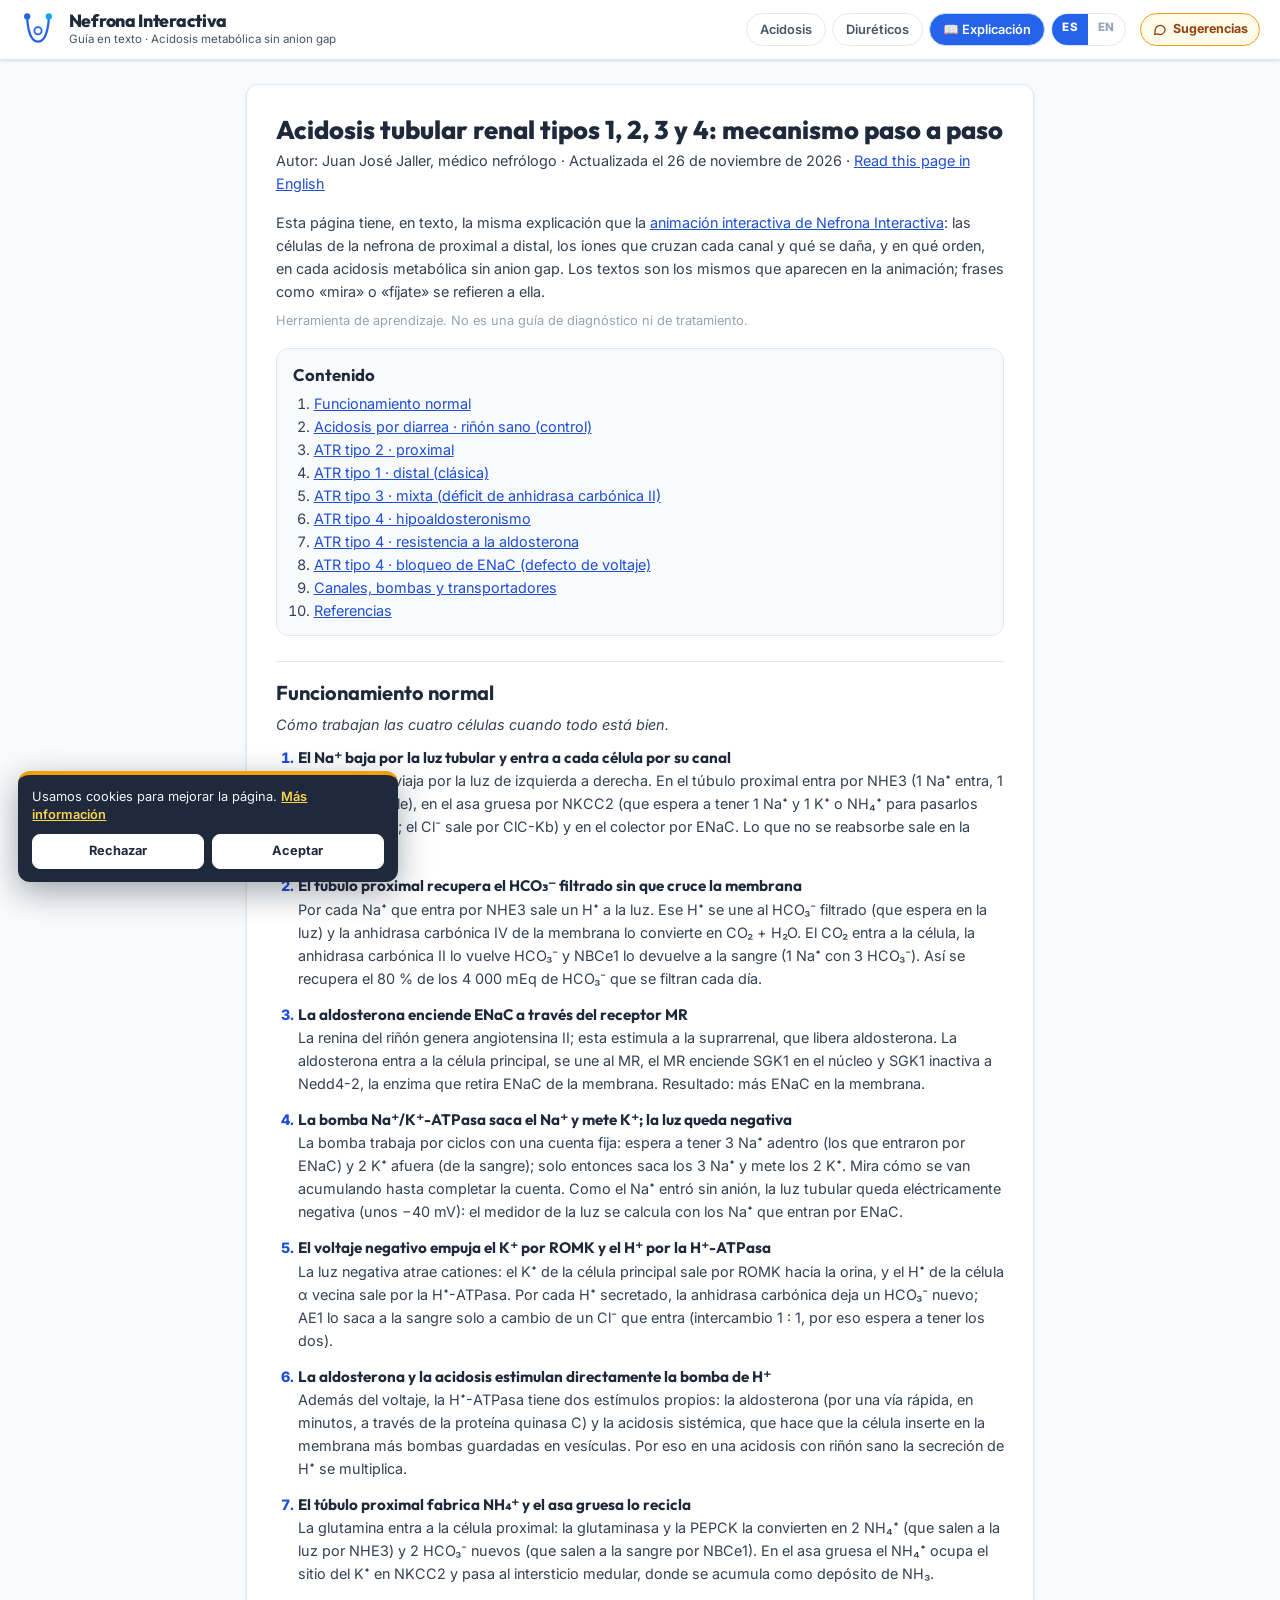
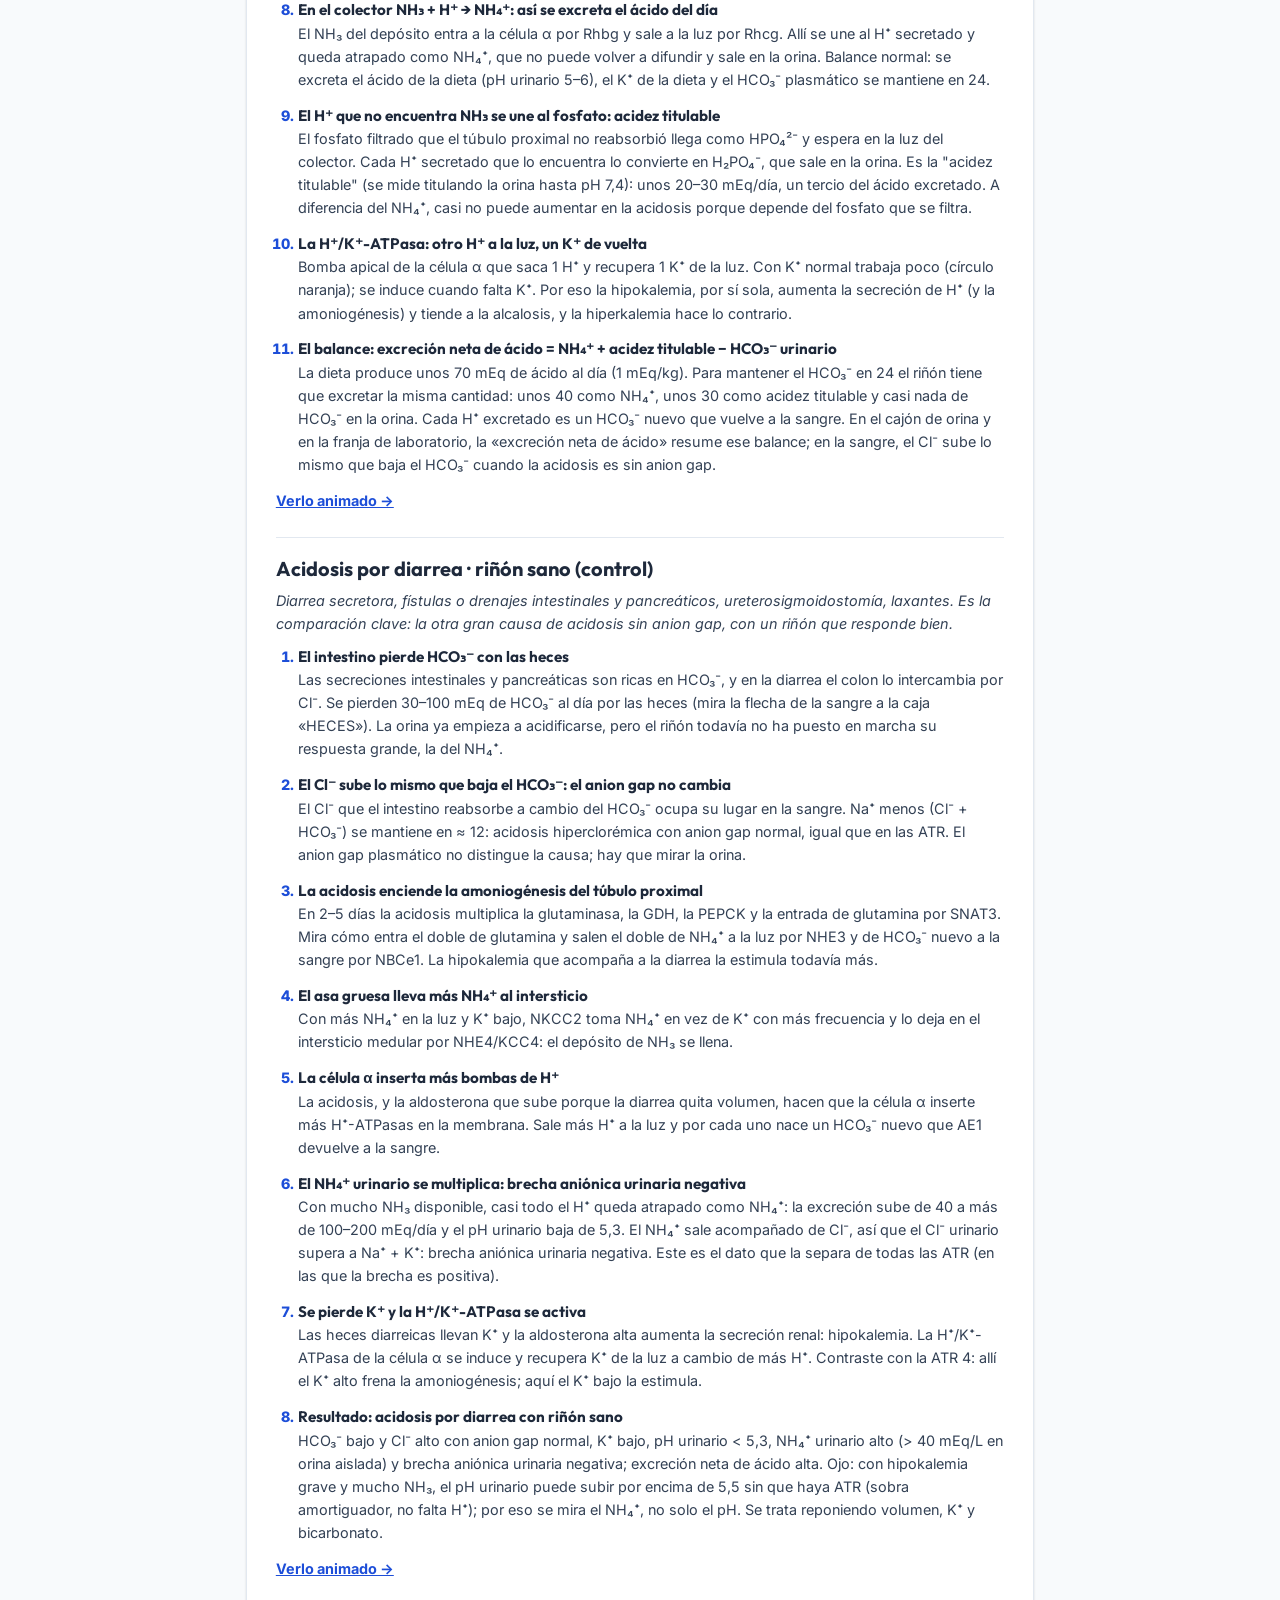
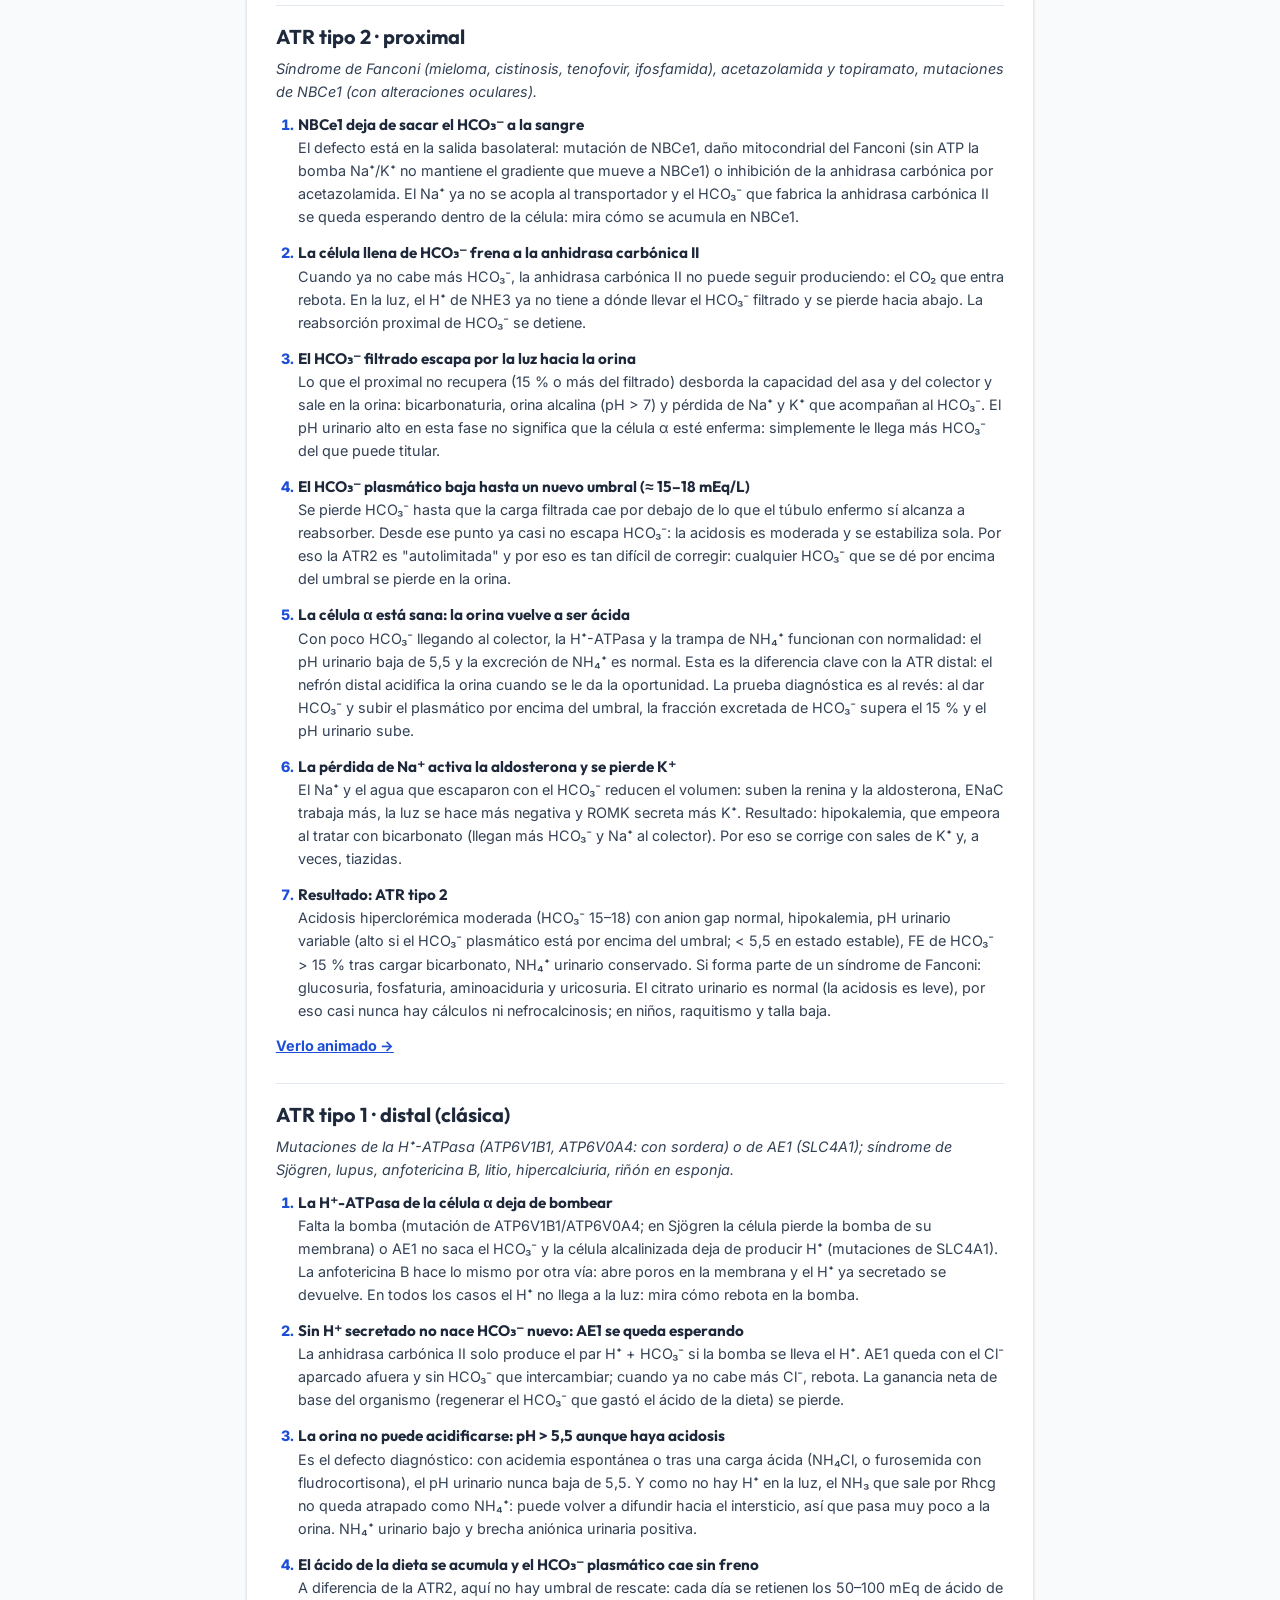
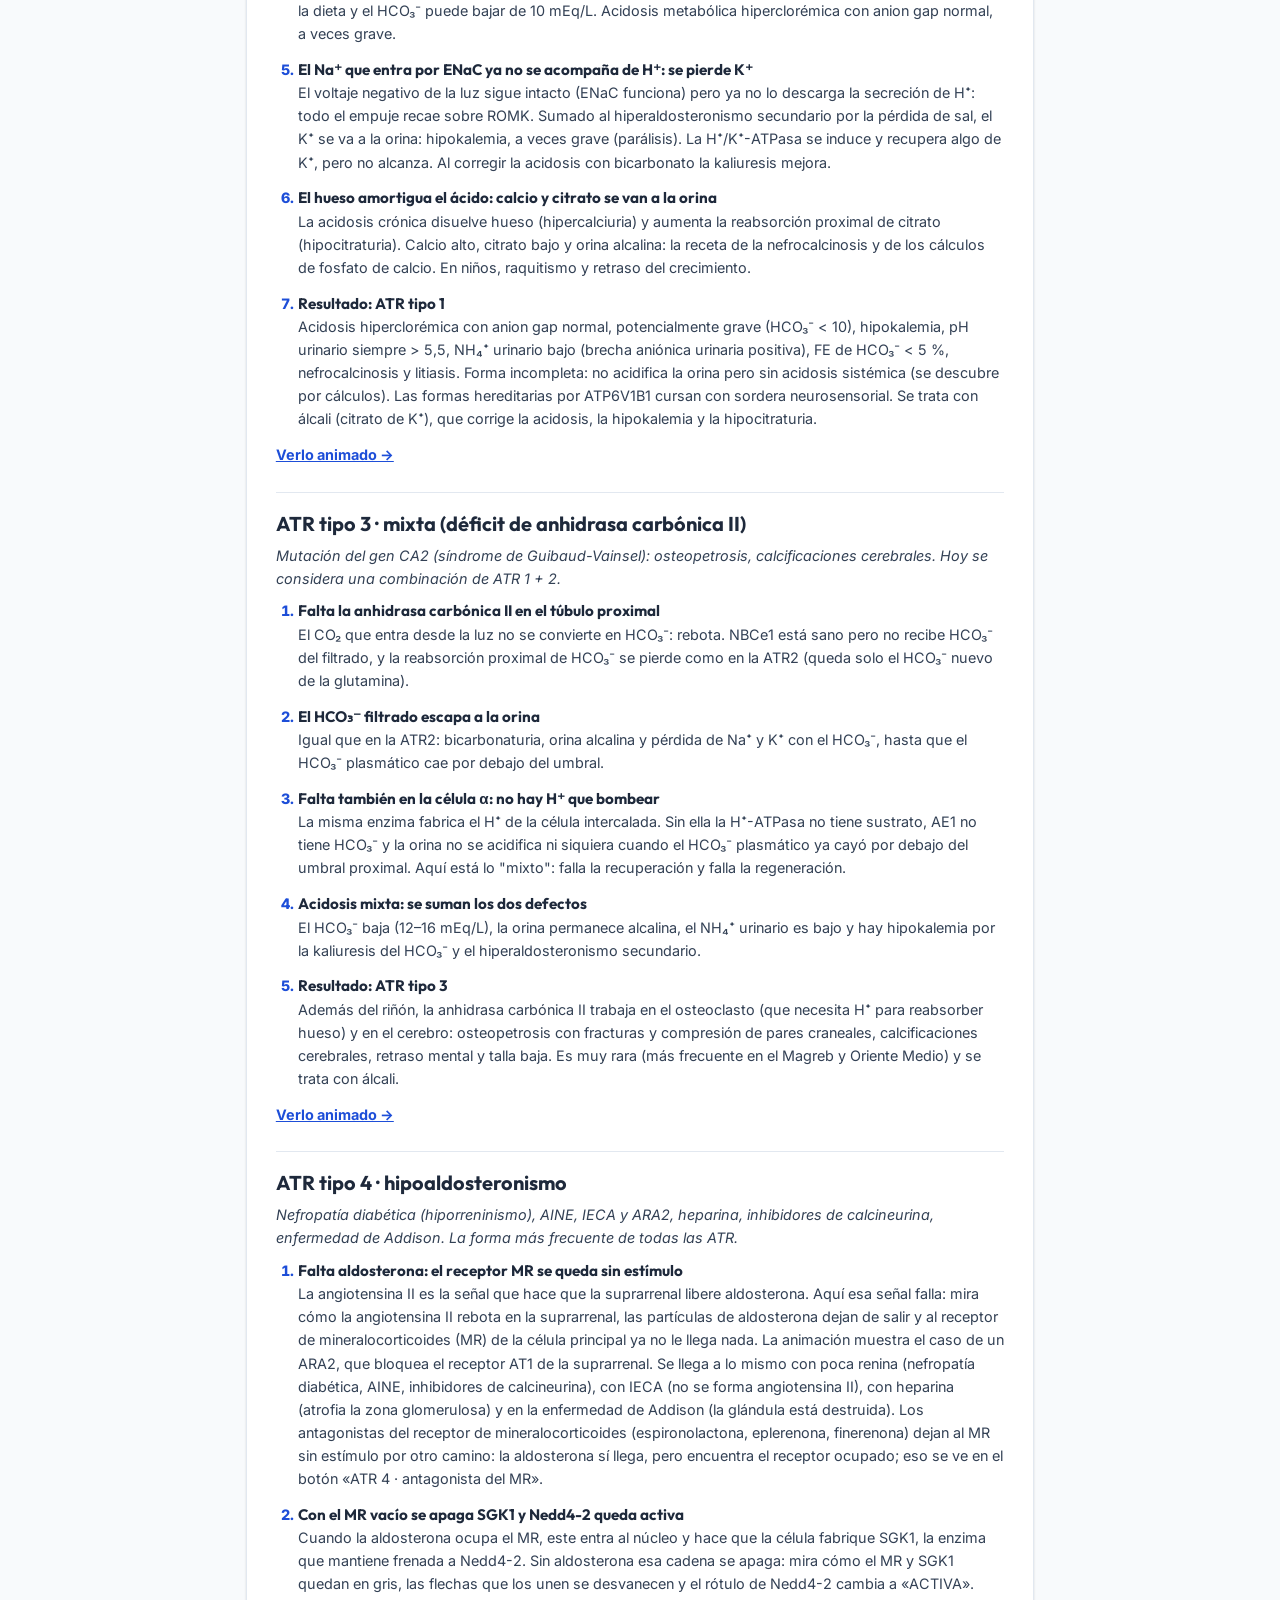
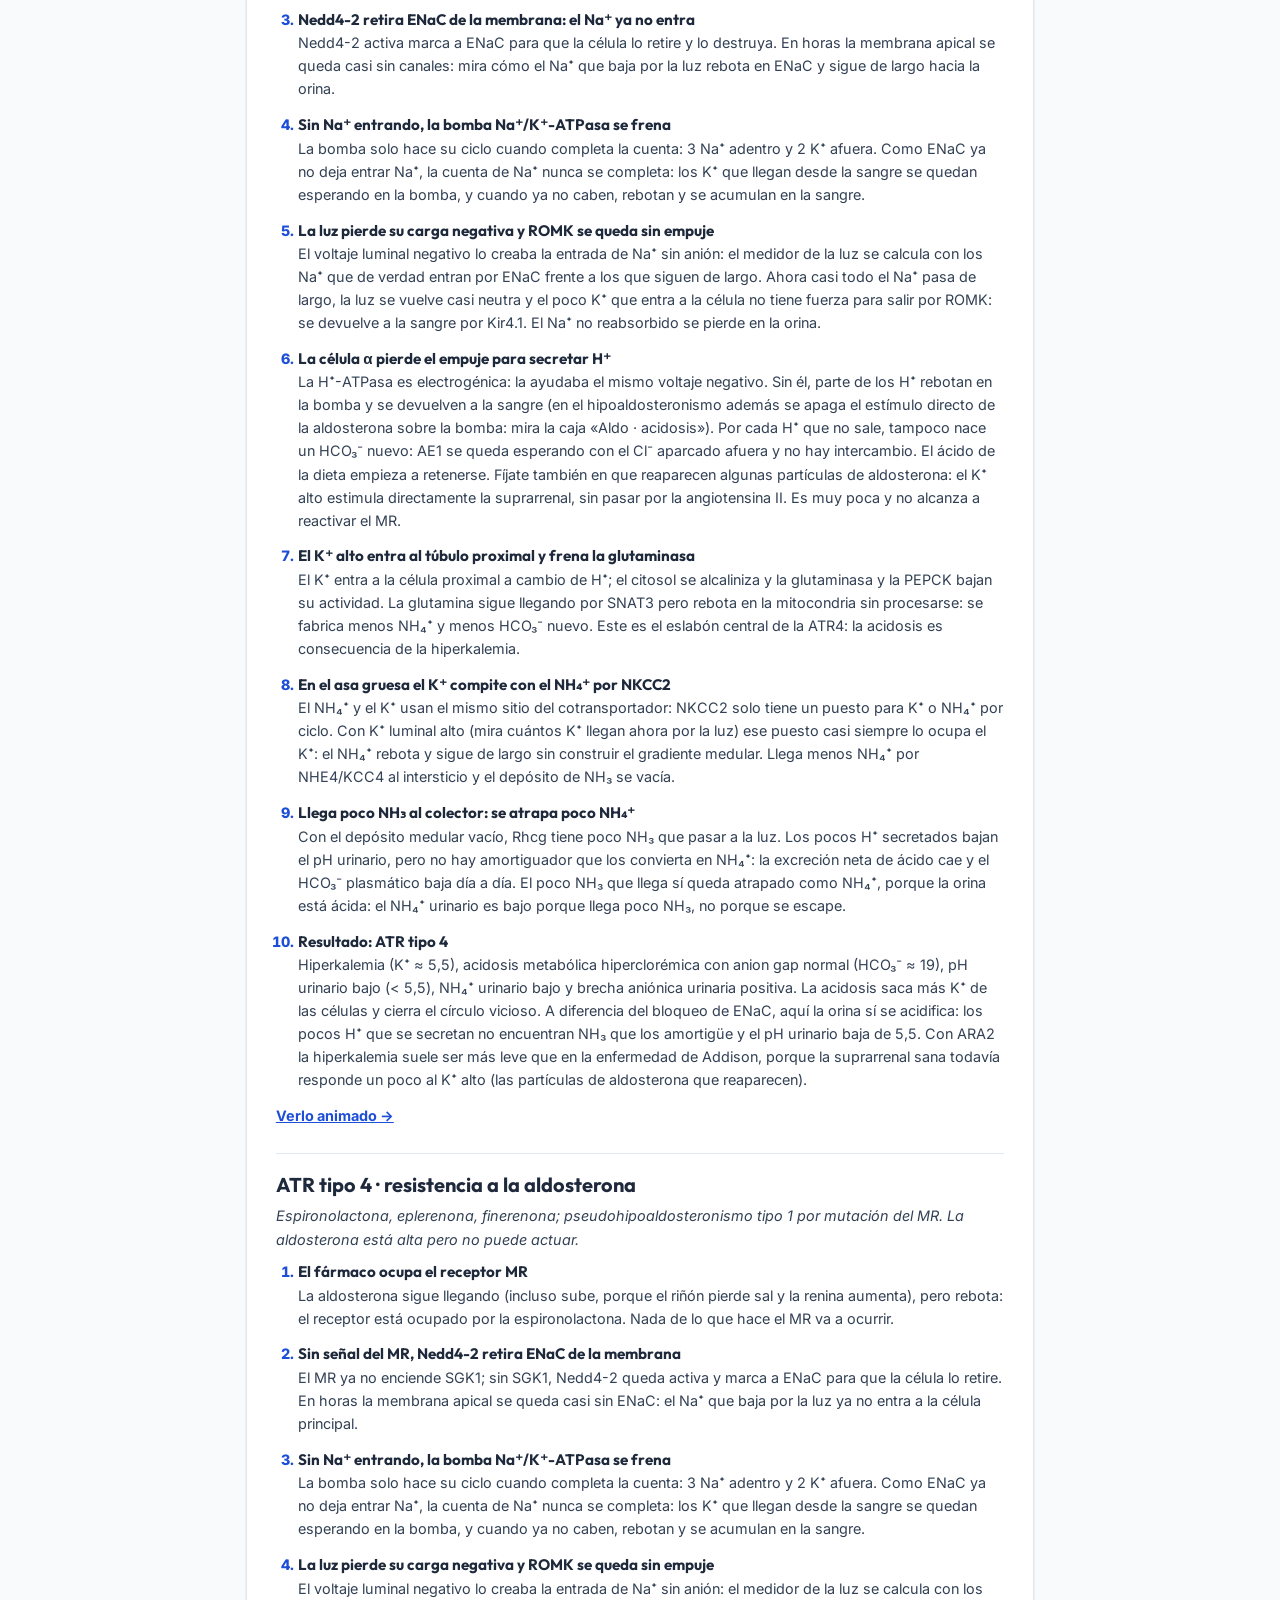
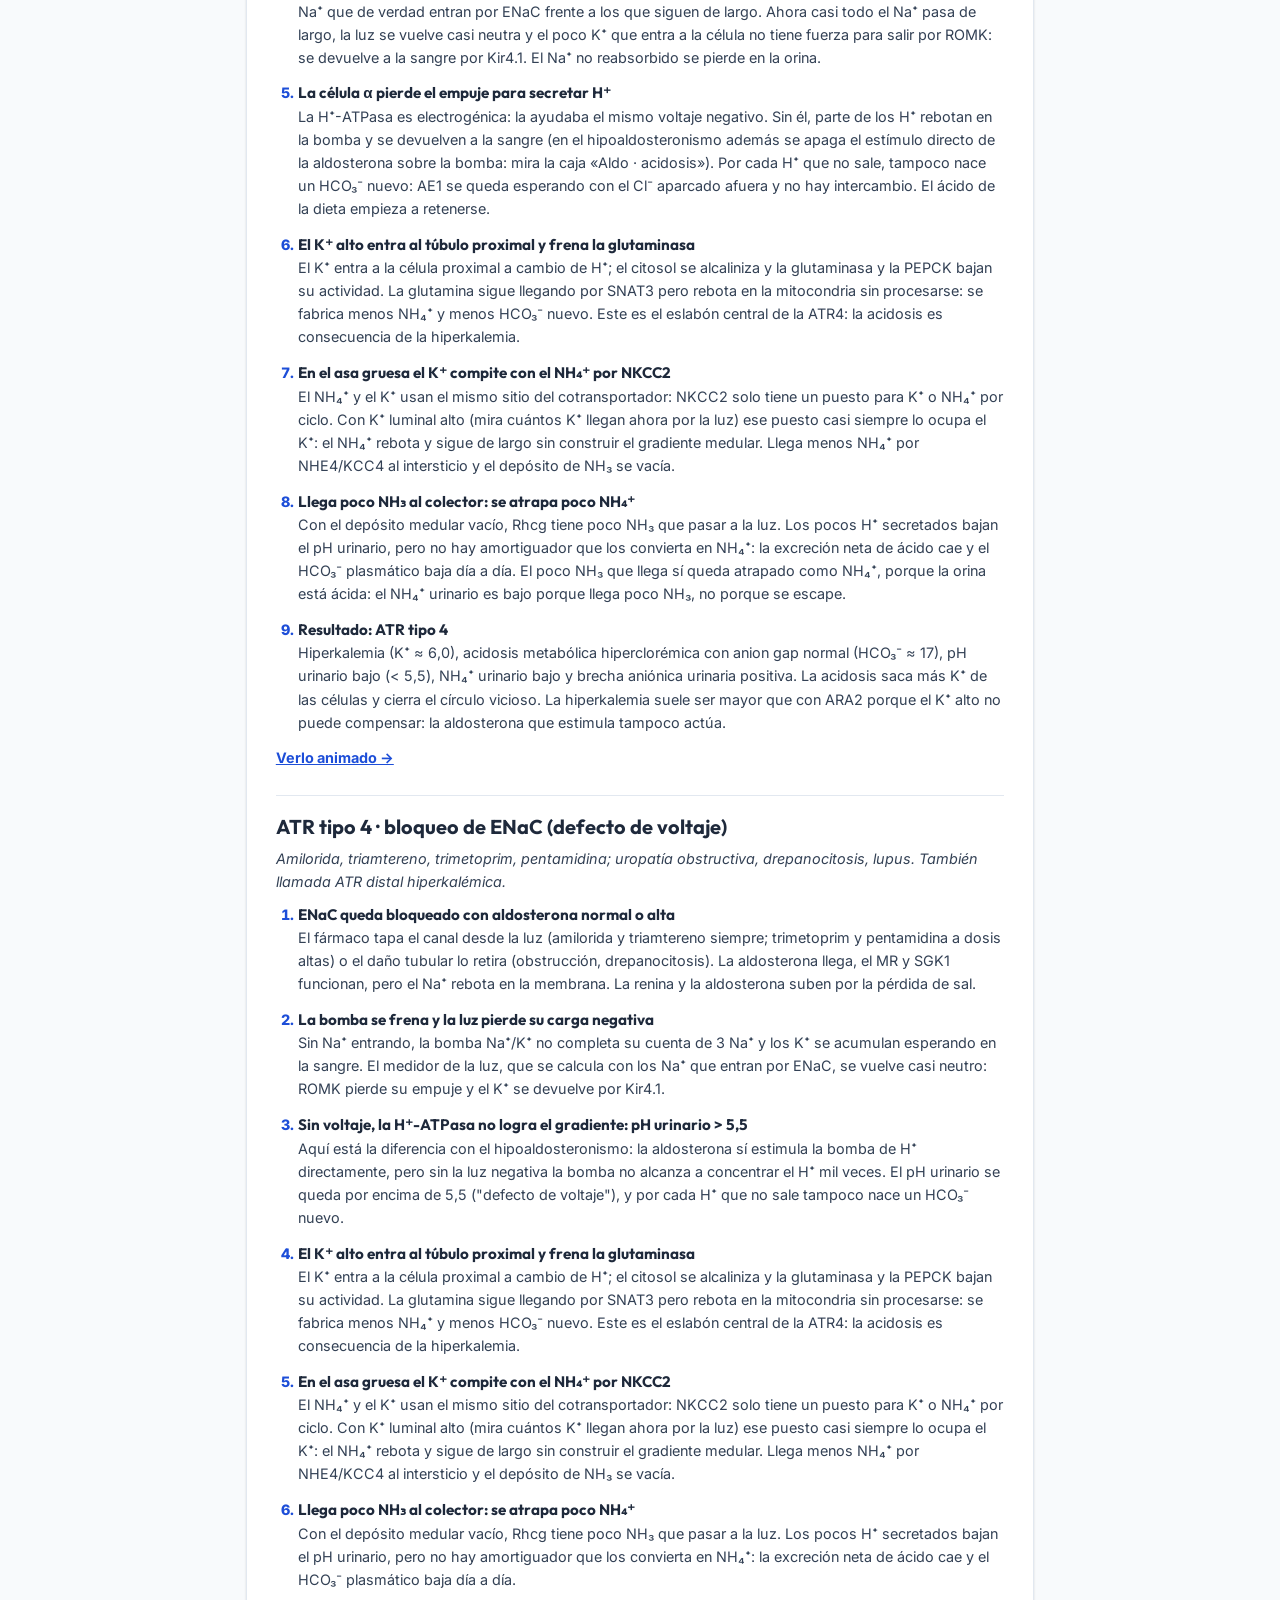
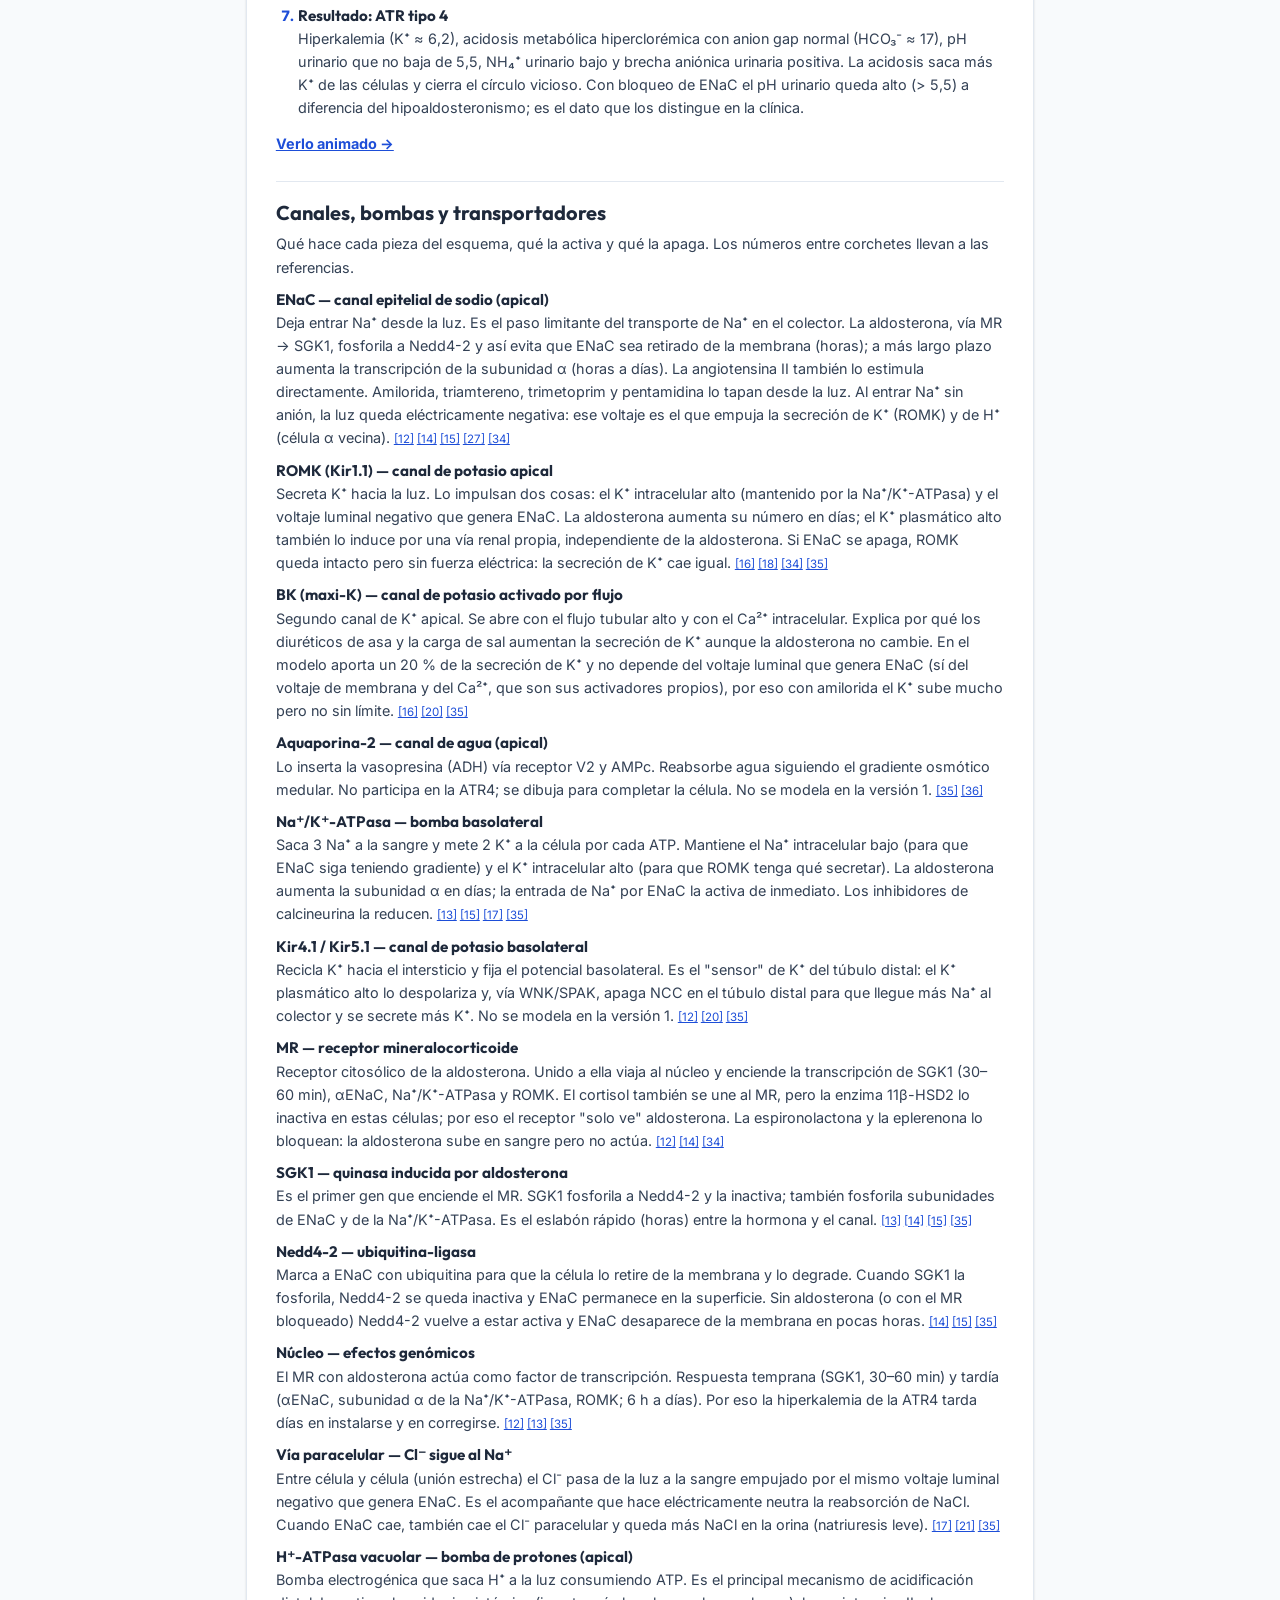
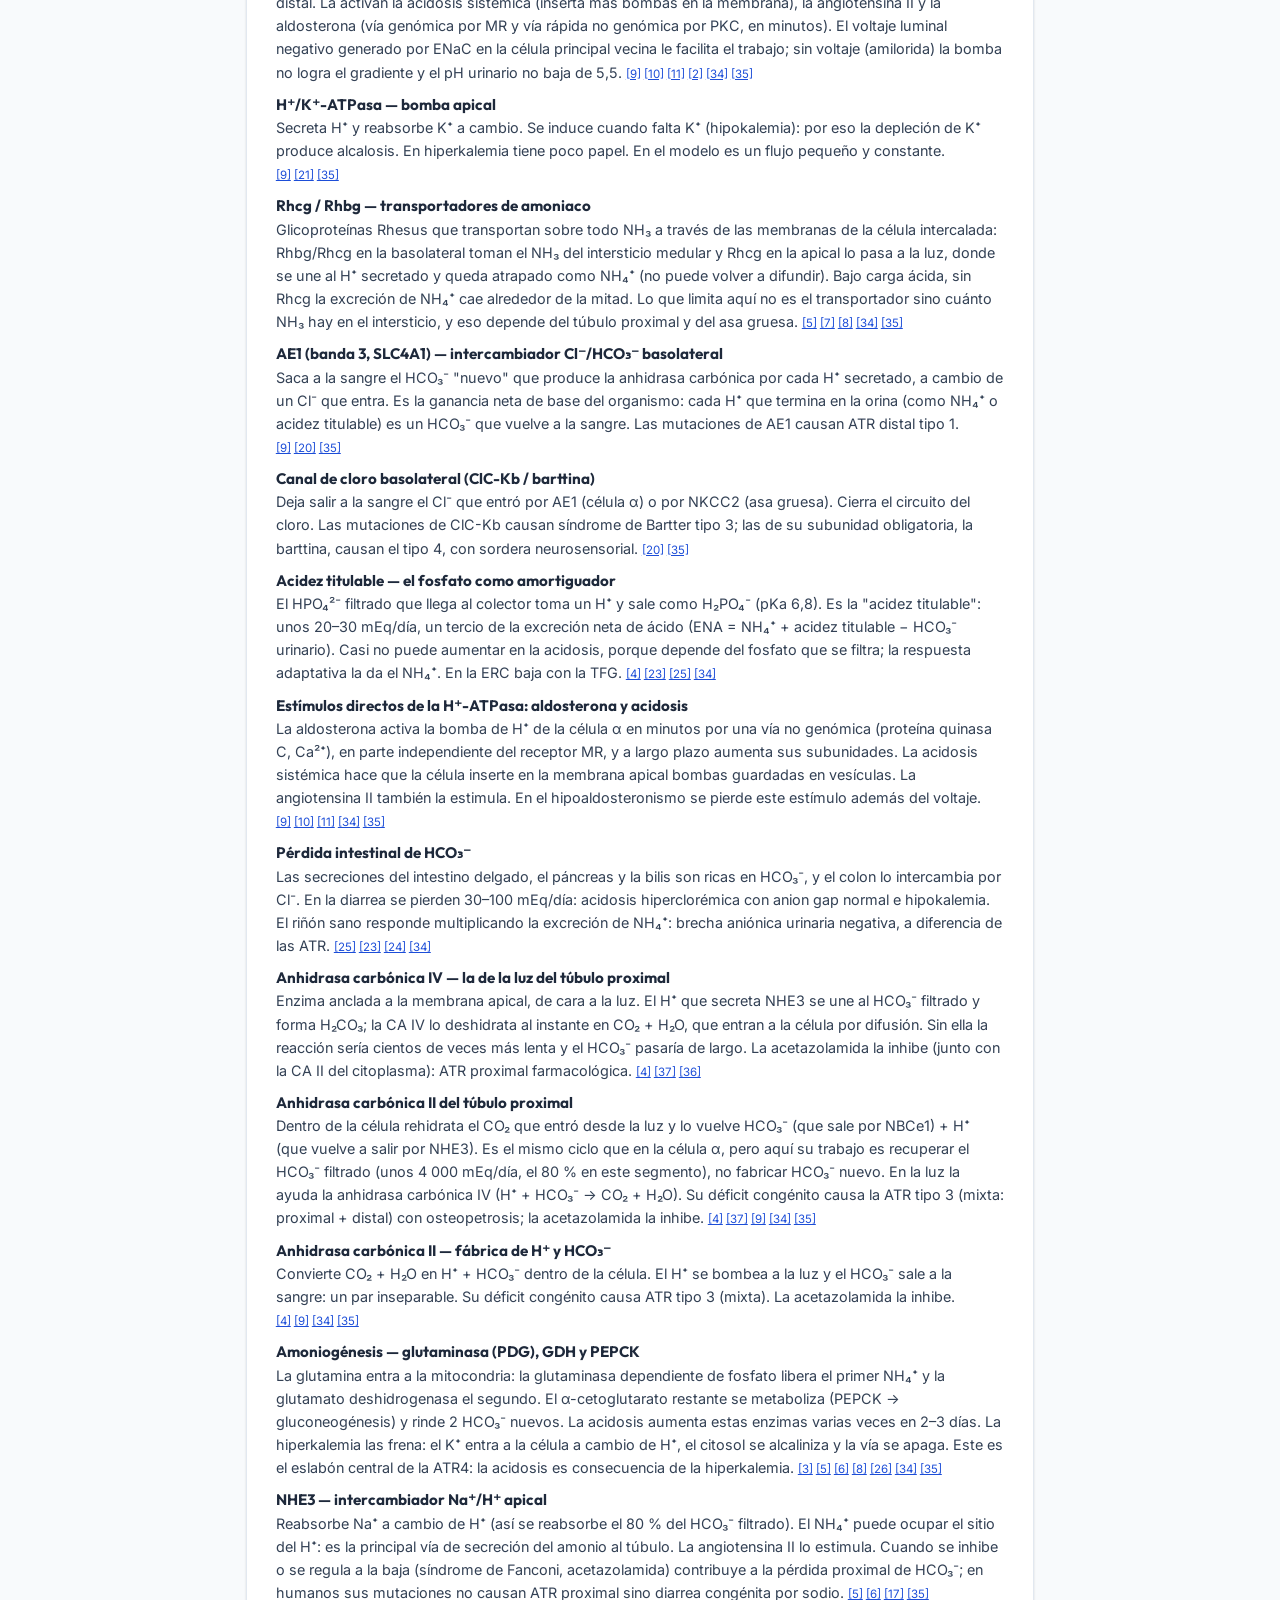
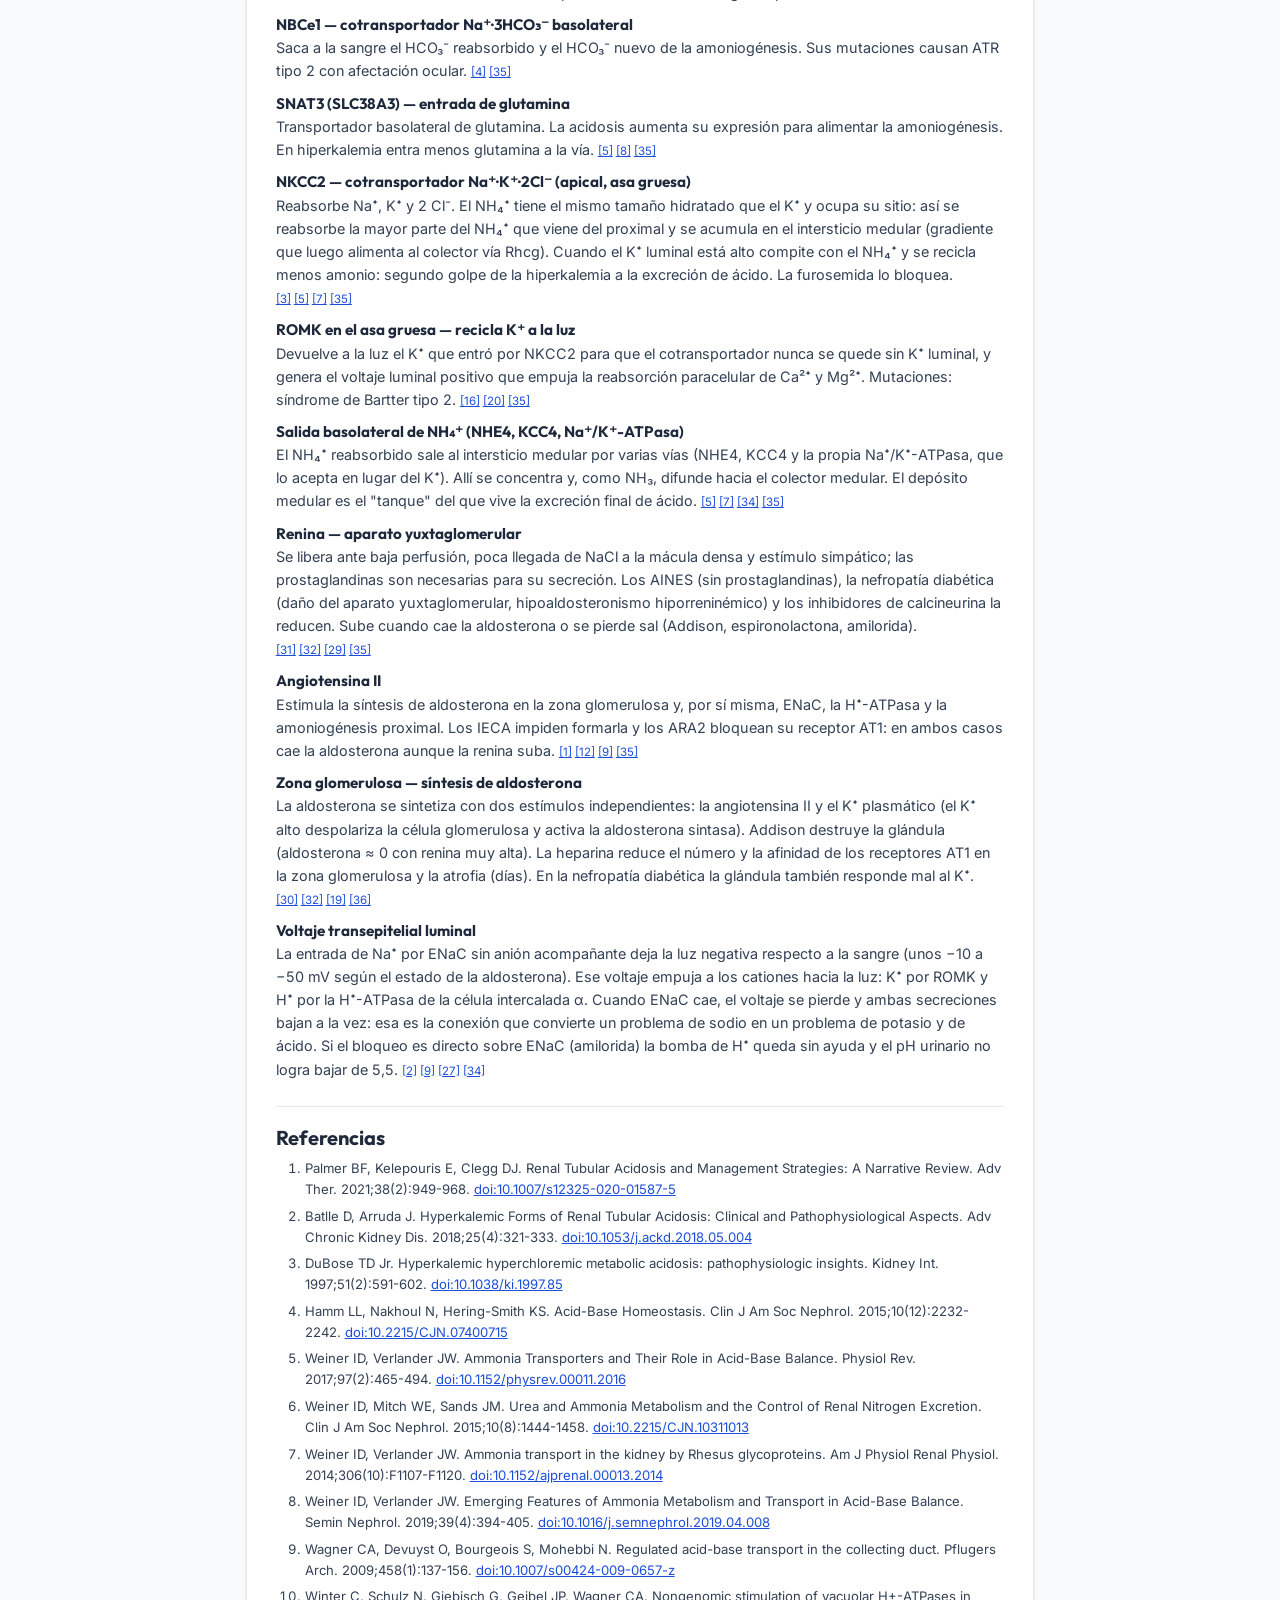
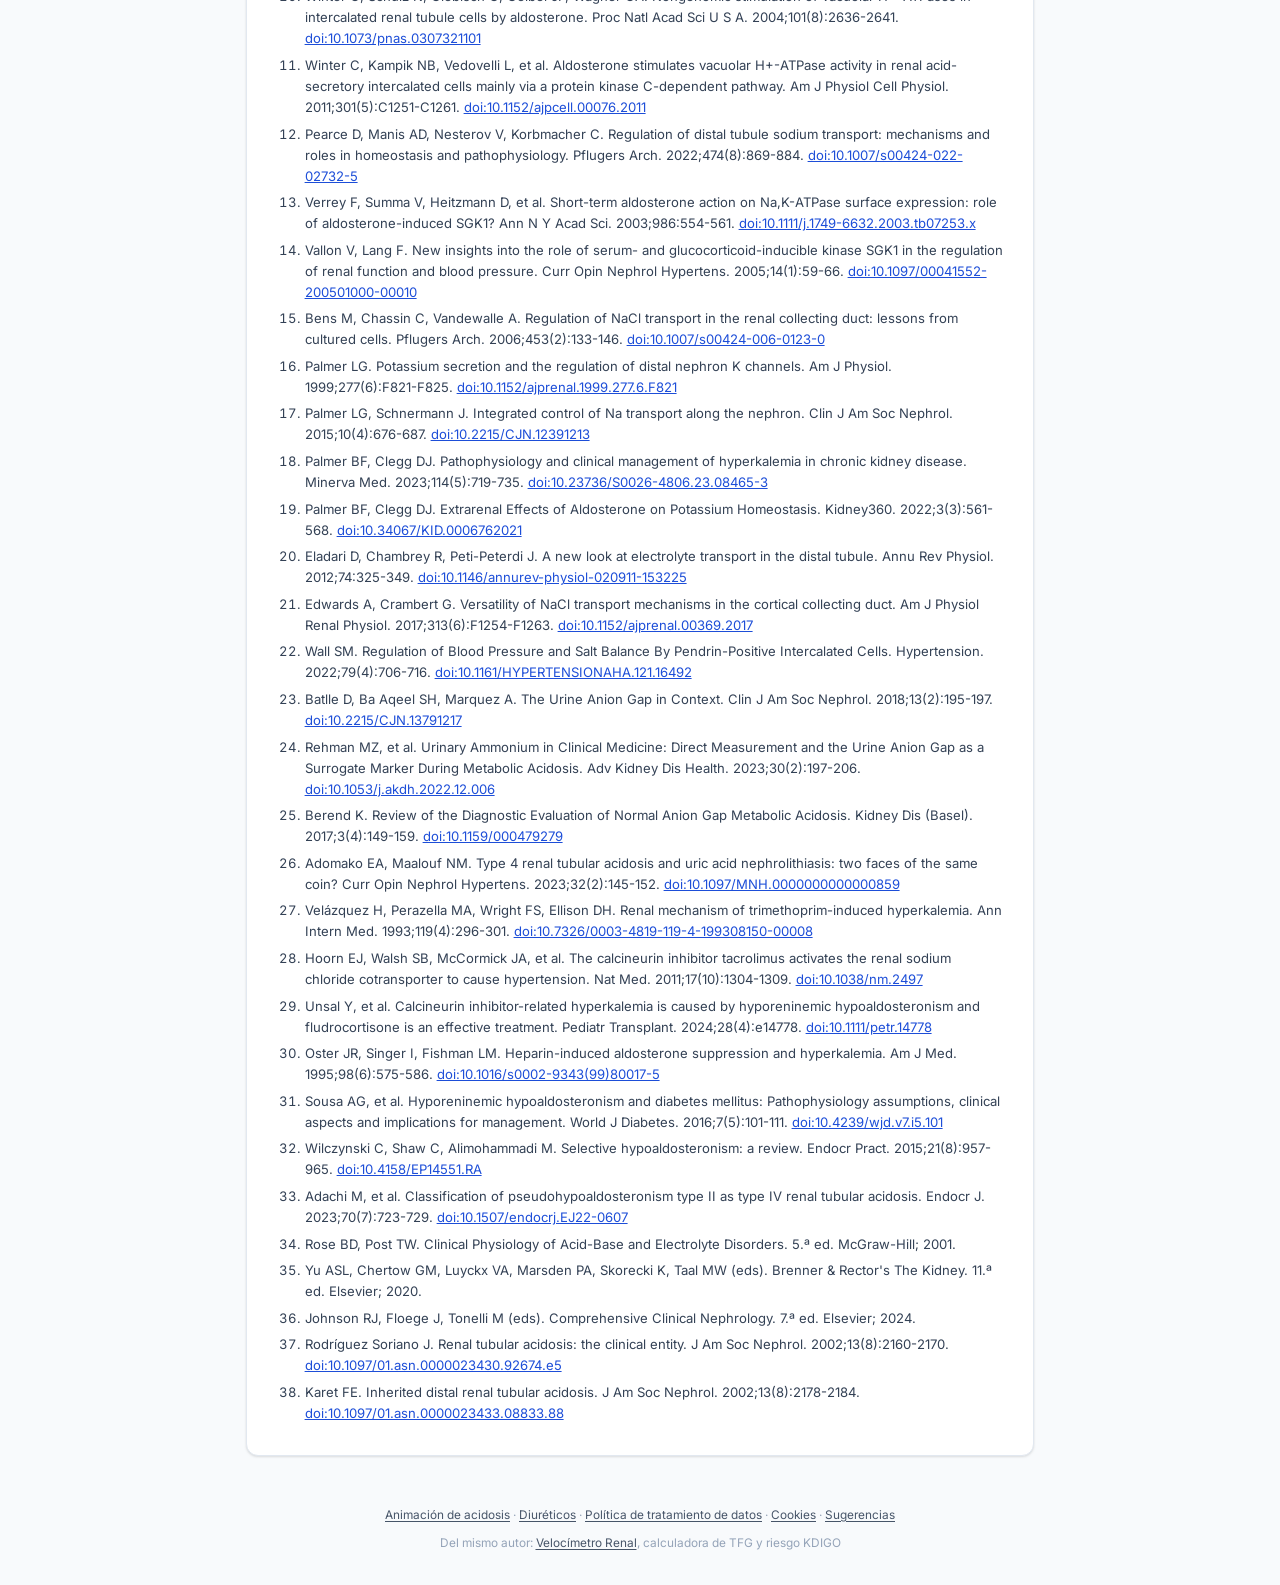
<file: acidosis-tubular-renal.html>
<!DOCTYPE html>
<html lang="es" data-lang-fijo="es">
<head>
  <meta charset="UTF-8" />
  <meta name="viewport" content="width=device-width, initial-scale=1.0" />
  <!-- GENERADA por tools/generar-guia.js a partir de js/atr.js, js/refs.js y js/acidosis-en.js. No editar a mano. -->
  <title>Acidosis tubular renal tipos 1, 2, 3 y 4: mecanismo paso a paso — Nefrona Interactiva</title>
  <meta name="description" content="Explicación en texto, paso a paso, de la acidosis metabólica sin anion gap: cómo acidifica la orina la nefrona normal y qué se daña, y en qué orden, en la diarrea y en la acidosis tubular renal tipos 1, 2, 3 y 4. Con referencias." />
  <link rel="canonical" href="https://nefrona-interactiva.com/acidosis-tubular-renal.html" />
  <link rel="alternate" hreflang="es" href="https://nefrona-interactiva.com/acidosis-tubular-renal.html" />
  <link rel="alternate" hreflang="en" href="https://nefrona-interactiva.com/renal-tubular-acidosis.html" />
  <link rel="alternate" hreflang="x-default" href="https://nefrona-interactiva.com/renal-tubular-acidosis.html" />
  <meta property="og:type" content="article" />
  <meta property="og:site_name" content="Nefrona Interactiva" />
  <meta property="og:title" content="Acidosis tubular renal tipos 1, 2, 3 y 4: mecanismo paso a paso" />
  <meta property="og:description" content="Explicación en texto, paso a paso, de la acidosis metabólica sin anion gap: cómo acidifica la orina la nefrona normal y qué se daña, y en qué orden, en la diarrea y en la acidosis tubular renal tipos 1, 2, 3 y 4. Con referencias." />
  <meta property="og:url" content="https://nefrona-interactiva.com/acidosis-tubular-renal.html" />
  <meta property="og:locale" content="es_CO" />
  <meta property="og:image" content="https://nefrona-interactiva.com/img/og.png" />
  <meta property="og:image:width" content="1200" />
  <meta property="og:image:height" content="630" />
  <meta name="twitter:card" content="summary_large_image" />
  <link rel="icon" href="img/icono.svg" type="image/svg+xml" />
  <link rel="preconnect" href="https://fonts.googleapis.com" />
  <link rel="preconnect" href="https://fonts.gstatic.com" crossorigin />
  <link href="https://fonts.googleapis.com/css2?family=Inter:wght@400;500;600;700;800&family=Outfit:wght@500;600;700;800&display=swap" rel="stylesheet" />
  <link rel="stylesheet" href="style.css?v=24" />
  <script type="application/ld+json">{"@context":"https://schema.org","@type":["MedicalWebPage","LearningResource"],"@id":"https://nefrona-interactiva.com/acidosis-tubular-renal.html","url":"https://nefrona-interactiva.com/acidosis-tubular-renal.html","name":"Acidosis tubular renal tipos 1, 2, 3 y 4: mecanismo paso a paso","headline":"Acidosis tubular renal tipos 1, 2, 3 y 4: mecanismo paso a paso","description":"Explicación en texto, paso a paso, de la acidosis metabólica sin anion gap: cómo acidifica la orina la nefrona normal y qué se daña, y en qué orden, en la diarrea y en la acidosis tubular renal tipos 1, 2, 3 y 4. Con referencias.","inLanguage":"es","datePublished":"2026-11-24","dateModified":"2026-11-26","isAccessibleForFree":true,"learningResourceType":"Explicación paso a paso","educationalLevel":"Estudiantes de medicina, residentes y médicos","audience":{"@type":"MedicalAudience","audienceType":"Clinician"},"about":[{"@type":"MedicalCondition","name":"Acidosis tubular renal"},{"@type":"MedicalCondition","name":"Acidosis metabólica sin anion gap"}],"author":{"@type":"Person","name":"Juan José Jaller","jobTitle":"Médico nefrólogo","medicalSpecialty":"Nephrology","url":"https://www.instagram.com/kidneyedu/"},"publisher":{"@type":"Organization","name":"Nefrona Interactiva","url":"https://nefrona-interactiva.com/"},"isPartOf":{"@type":"WebSite","name":"Nefrona Interactiva","url":"https://nefrona-interactiva.com/"},"image":"https://nefrona-interactiva.com/img/og.png","hasPart":[{"@type":"WebPageElement","name":"Funcionamiento normal","url":"https://nefrona-interactiva.com/acidosis-tubular-renal.html#normal"},{"@type":"WebPageElement","name":"Acidosis por diarrea · riñón sano (control)","url":"https://nefrona-interactiva.com/acidosis-tubular-renal.html#diarrea"},{"@type":"WebPageElement","name":"ATR tipo 2 · proximal","url":"https://nefrona-interactiva.com/acidosis-tubular-renal.html#atr2"},{"@type":"WebPageElement","name":"ATR tipo 1 · distal (clásica)","url":"https://nefrona-interactiva.com/acidosis-tubular-renal.html#atr1"},{"@type":"WebPageElement","name":"ATR tipo 3 · mixta (déficit de anhidrasa carbónica II)","url":"https://nefrona-interactiva.com/acidosis-tubular-renal.html#atr3"},{"@type":"WebPageElement","name":"ATR tipo 4 · hipoaldosteronismo","url":"https://nefrona-interactiva.com/acidosis-tubular-renal.html#atr4h"},{"@type":"WebPageElement","name":"ATR tipo 4 · resistencia a la aldosterona","url":"https://nefrona-interactiva.com/acidosis-tubular-renal.html#atr4r"},{"@type":"WebPageElement","name":"ATR tipo 4 · bloqueo de ENaC (defecto de voltaje)","url":"https://nefrona-interactiva.com/acidosis-tubular-renal.html#atr4v"}],"citation":["https://doi.org/10.1007/s12325-020-01587-5","https://doi.org/10.1053/j.ackd.2018.05.004","https://doi.org/10.1038/ki.1997.85","https://doi.org/10.2215/CJN.07400715","https://doi.org/10.1152/physrev.00011.2016","https://doi.org/10.2215/CJN.10311013","https://doi.org/10.1152/ajprenal.00013.2014","https://doi.org/10.1016/j.semnephrol.2019.04.008","https://doi.org/10.1007/s00424-009-0657-z","https://doi.org/10.1073/pnas.0307321101","https://doi.org/10.1152/ajpcell.00076.2011","https://doi.org/10.1007/s00424-022-02732-5","https://doi.org/10.1111/j.1749-6632.2003.tb07253.x","https://doi.org/10.1097/00041552-200501000-00010","https://doi.org/10.1007/s00424-006-0123-0","https://doi.org/10.1152/ajprenal.1999.277.6.F821","https://doi.org/10.2215/CJN.12391213","https://doi.org/10.23736/S0026-4806.23.08465-3","https://doi.org/10.34067/KID.0006762021","https://doi.org/10.1146/annurev-physiol-020911-153225","https://doi.org/10.1152/ajprenal.00369.2017","https://doi.org/10.1161/HYPERTENSIONAHA.121.16492","https://doi.org/10.2215/CJN.13791217","https://doi.org/10.1053/j.akdh.2022.12.006","https://doi.org/10.1159/000479279","https://doi.org/10.1097/MNH.0000000000000859","https://doi.org/10.7326/0003-4819-119-4-199308150-00008","https://doi.org/10.1038/nm.2497","https://doi.org/10.1111/petr.14778","https://doi.org/10.1016/s0002-9343(99)80017-5","https://doi.org/10.4239/wjd.v7.i5.101","https://doi.org/10.4158/EP14551.RA","https://doi.org/10.1507/endocrj.EJ22-0607","Rose BD, Post TW. Clinical Physiology of Acid-Base and Electrolyte Disorders. 5.ª ed. McGraw-Hill; 2001.","Yu ASL, Chertow GM, Luyckx VA, Marsden PA, Skorecki K, Taal MW (eds). Brenner & Rector's The Kidney. 11.ª ed. Elsevier; 2020.","Johnson RJ, Floege J, Tonelli M (eds). Comprehensive Clinical Nephrology. 7.ª ed. Elsevier; 2024.","https://doi.org/10.1097/01.asn.0000023430.92674.e5","https://doi.org/10.1097/01.asn.0000023433.08833.88"]}</script>
</head>
<body>

<header class="site-header">
  <div class="header-inner">
    <a class="logo" href="index.html">
      <svg class="logo-icon" viewBox="0 0 40 40" fill="none" aria-hidden="true">
        <path d="M8 6 C8 6 8 34 20 34 C32 34 32 6 32 6" stroke="#2563eb" stroke-width="2.5" stroke-linecap="round"/>
        <circle cx="8" cy="6" r="3.5" fill="#2563eb"/><circle cx="32" cy="6" r="3.5" fill="#0ea5e9"/>
        <circle cx="20" cy="22" r="4" fill="#fff" stroke="#2563eb" stroke-width="2"/>
      </svg>
      <div>
        <div class="logo-title">Nefrona Interactiva</div>
        <div class="logo-sub">Guía en texto · Acidosis metabólica sin anion gap</div>
      </div>
    </a>
    <nav class="header-right nav">
      <a class="nav-link" href="index.html">Acidosis</a>
      <a class="nav-link" href="diureticos.html">Diuréticos</a>
      <a class="nav-link nav-expl activo" href="acidosis-tubular-renal.html" aria-current="page">Explicación</a>
      <div class="lang-switch" role="group" title="Idioma / Language">
        <a class="gt-lang activo" href="acidosis-tubular-renal.html" hreflang="es" lang="es">ES</a>
        <a class="gt-lang" href="renal-tubular-acidosis.html" hreflang="en" lang="en">EN</a>
      </div>
    </nav>
  </div>
</header>

<main class="pv-main gt-main">
  <article class="card pv-card gt">
    <h1 class="pv-titulo">Acidosis tubular renal tipos 1, 2, 3 y 4: mecanismo paso a paso</h1>
    <p class="pv-fecha">Autor: Juan José Jaller, médico nefrólogo · Actualizada el <time datetime="2026-11-26">26 de noviembre de 2026</time> · <a href="renal-tubular-acidosis.html" hreflang="en">Read this page in English</a></p>
    <p>Esta página tiene, en texto, la misma explicación que la <a href="index.html">animación interactiva de Nefrona Interactiva</a>: las células de la nefrona de proximal a distal, los iones que cruzan cada canal y qué se daña, y en qué orden, en cada acidosis metabólica sin anion gap. Los textos son los mismos que aparecen en la animación; frases como «mira» o «fíjate» se refieren a ella.</p>
    <p class="gt-aviso">Herramienta de aprendizaje. No es una guía de diagnóstico ni de tratamiento.</p>

    <nav class="gt-indice" aria-label="Contenido">
      <h2>Contenido</h2>
      <ol>
        <li><a href="#normal">Funcionamiento normal</a></li>
        <li><a href="#diarrea">Acidosis por diarrea · riñón sano (control)</a></li>
        <li><a href="#atr2">ATR tipo 2 · proximal</a></li>
        <li><a href="#atr1">ATR tipo 1 · distal (clásica)</a></li>
        <li><a href="#atr3">ATR tipo 3 · mixta (déficit de anhidrasa carbónica II)</a></li>
        <li><a href="#atr4h">ATR tipo 4 · hipoaldosteronismo</a></li>
        <li><a href="#atr4r">ATR tipo 4 · resistencia a la aldosterona</a></li>
        <li><a href="#atr4v">ATR tipo 4 · bloqueo de ENaC (defecto de voltaje)</a></li>
        <li><a href="#piezas">Canales, bombas y transportadores</a></li>
        <li><a href="#referencias">Referencias</a></li>
      </ol>
    </nav>

    <section id="normal">
      <h2>Funcionamiento normal</h2>
      <p class="gt-causas">Cómo trabajan las cuatro células cuando todo está bien.</p>
      <ol class="gt-pasos">
        <li><h3>El Na⁺ baja por la luz tubular y entra a cada célula por su canal</h3><p>El Na⁺ filtrado viaja por la luz de izquierda a derecha. En el túbulo proximal entra por NHE3 (1 Na⁺ entra, 1 H⁺ o 1 NH₄⁺ sale), en el asa gruesa por NKCC2 (que espera a tener 1 Na⁺ y 1 K⁺ o NH₄⁺ para pasarlos junto con 2 Cl⁻; el Cl⁻ sale por ClC-Kb) y en el colector por ENaC. Lo que no se reabsorbe sale en la orina.</p></li>
        <li><h3>El túbulo proximal recupera el HCO₃⁻ filtrado sin que cruce la membrana</h3><p>Por cada Na⁺ que entra por NHE3 sale un H⁺ a la luz. Ese H⁺ se une al HCO₃⁻ filtrado (que espera en la luz) y la anhidrasa carbónica IV de la membrana lo convierte en CO₂ + H₂O. El CO₂ entra a la célula, la anhidrasa carbónica II lo vuelve HCO₃⁻ y NBCe1 lo devuelve a la sangre (1 Na⁺ con 3 HCO₃⁻). Así se recupera el 80 % de los 4 000 mEq de HCO₃⁻ que se filtran cada día.</p></li>
        <li><h3>La aldosterona enciende ENaC a través del receptor MR</h3><p>La renina del riñón genera angiotensina II; esta estimula a la suprarrenal, que libera aldosterona. La aldosterona entra a la célula principal, se une al MR, el MR enciende SGK1 en el núcleo y SGK1 inactiva a Nedd4-2, la enzima que retira ENaC de la membrana. Resultado: más ENaC en la membrana.</p></li>
        <li><h3>La bomba Na⁺/K⁺-ATPasa saca el Na⁺ y mete K⁺; la luz queda negativa</h3><p>La bomba trabaja por ciclos con una cuenta fija: espera a tener 3 Na⁺ adentro (los que entraron por ENaC) y 2 K⁺ afuera (de la sangre); solo entonces saca los 3 Na⁺ y mete los 2 K⁺. Mira cómo se van acumulando hasta completar la cuenta. Como el Na⁺ entró sin anión, la luz tubular queda eléctricamente negativa (unos −40 mV): el medidor de la luz se calcula con los Na⁺ que entran por ENaC.</p></li>
        <li><h3>El voltaje negativo empuja el K⁺ por ROMK y el H⁺ por la H⁺-ATPasa</h3><p>La luz negativa atrae cationes: el K⁺ de la célula principal sale por ROMK hacia la orina, y el H⁺ de la célula α vecina sale por la H⁺-ATPasa. Por cada H⁺ secretado, la anhidrasa carbónica deja un HCO₃⁻ nuevo; AE1 lo saca a la sangre solo a cambio de un Cl⁻ que entra (intercambio 1 : 1, por eso espera a tener los dos).</p></li>
        <li><h3>La aldosterona y la acidosis estimulan directamente la bomba de H⁺</h3><p>Además del voltaje, la H⁺-ATPasa tiene dos estímulos propios: la aldosterona (por una vía rápida, en minutos, a través de la proteína quinasa C) y la acidosis sistémica, que hace que la célula inserte en la membrana más bombas guardadas en vesículas. Por eso en una acidosis con riñón sano la secreción de H⁺ se multiplica.</p></li>
        <li><h3>El túbulo proximal fabrica NH₄⁺ y el asa gruesa lo recicla</h3><p>La glutamina entra a la célula proximal: la glutaminasa y la PEPCK la convierten en 2 NH₄⁺ (que salen a la luz por NHE3) y 2 HCO₃⁻ nuevos (que salen a la sangre por NBCe1). En el asa gruesa el NH₄⁺ ocupa el sitio del K⁺ en NKCC2 y pasa al intersticio medular, donde se acumula como depósito de NH₃.</p></li>
        <li><h3>En el colector NH₃ + H⁺ → NH₄⁺: así se excreta el ácido del día</h3><p>El NH₃ del depósito entra a la célula α por Rhbg y sale a la luz por Rhcg. Allí se une al H⁺ secretado y queda atrapado como NH₄⁺, que no puede volver a difundir y sale en la orina. Balance normal: se excreta el ácido de la dieta (pH urinario 5–6), el K⁺ de la dieta y el HCO₃⁻ plasmático se mantiene en 24.</p></li>
        <li><h3>El H⁺ que no encuentra NH₃ se une al fosfato: acidez titulable</h3><p>El fosfato filtrado que el túbulo proximal no reabsorbió llega como HPO₄²⁻ y espera en la luz del colector. Cada H⁺ secretado que lo encuentra lo convierte en H₂PO₄⁻, que sale en la orina. Es la "acidez titulable" (se mide titulando la orina hasta pH 7,4): unos 20–30 mEq/día, un tercio del ácido excretado. A diferencia del NH₄⁺, casi no puede aumentar en la acidosis porque depende del fosfato que se filtra.</p></li>
        <li><h3>La H⁺/K⁺-ATPasa: otro H⁺ a la luz, un K⁺ de vuelta</h3><p>Bomba apical de la célula α que saca 1 H⁺ y recupera 1 K⁺ de la luz. Con K⁺ normal trabaja poco (círculo naranja); se induce cuando falta K⁺. Por eso la hipokalemia, por sí sola, aumenta la secreción de H⁺ (y la amoniogénesis) y tiende a la alcalosis, y la hiperkalemia hace lo contrario.</p></li>
        <li><h3>El balance: excreción neta de ácido = NH₄⁺ + acidez titulable − HCO₃⁻ urinario</h3><p>La dieta produce unos 70 mEq de ácido al día (1 mEq/kg). Para mantener el HCO₃⁻ en 24 el riñón tiene que excretar la misma cantidad: unos 40 como NH₄⁺, unos 30 como acidez titulable y casi nada de HCO₃⁻ en la orina. Cada H⁺ excretado es un HCO₃⁻ nuevo que vuelve a la sangre. En el cajón de orina y en la franja de laboratorio, la «excreción neta de ácido» resume ese balance; en la sangre, el Cl⁻ sube lo mismo que baja el HCO₃⁻ cuando la acidosis es sin anion gap.</p></li>
      </ol>
      <p class="gt-ver"><a href="index.html?atr=normal">Verlo animado →</a></p>
    </section>

    <section id="diarrea">
      <h2>Acidosis por diarrea · riñón sano (control)</h2>
      <p class="gt-causas">Diarrea secretora, fístulas o drenajes intestinales y pancreáticos, ureterosigmoidostomía, laxantes. Es la comparación clave: la otra gran causa de acidosis sin anion gap, con un riñón que responde bien.</p>
      <ol class="gt-pasos">
        <li><h3>El intestino pierde HCO₃⁻ con las heces</h3><p>Las secreciones intestinales y pancreáticas son ricas en HCO₃⁻, y en la diarrea el colon lo intercambia por Cl⁻. Se pierden 30–100 mEq de HCO₃⁻ al día por las heces (mira la flecha de la sangre a la caja «HECES»). La orina ya empieza a acidificarse, pero el riñón todavía no ha puesto en marcha su respuesta grande, la del NH₄⁺.</p></li>
        <li><h3>El Cl⁻ sube lo mismo que baja el HCO₃⁻: el anion gap no cambia</h3><p>El Cl⁻ que el intestino reabsorbe a cambio del HCO₃⁻ ocupa su lugar en la sangre. Na⁺ menos (Cl⁻ + HCO₃⁻) se mantiene en ≈ 12: acidosis hiperclorémica con anion gap normal, igual que en las ATR. El anion gap plasmático no distingue la causa; hay que mirar la orina.</p></li>
        <li><h3>La acidosis enciende la amoniogénesis del túbulo proximal</h3><p>En 2–5 días la acidosis multiplica la glutaminasa, la GDH, la PEPCK y la entrada de glutamina por SNAT3. Mira cómo entra el doble de glutamina y salen el doble de NH₄⁺ a la luz por NHE3 y de HCO₃⁻ nuevo a la sangre por NBCe1. La hipokalemia que acompaña a la diarrea la estimula todavía más.</p></li>
        <li><h3>El asa gruesa lleva más NH₄⁺ al intersticio</h3><p>Con más NH₄⁺ en la luz y K⁺ bajo, NKCC2 toma NH₄⁺ en vez de K⁺ con más frecuencia y lo deja en el intersticio medular por NHE4/KCC4: el depósito de NH₃ se llena.</p></li>
        <li><h3>La célula α inserta más bombas de H⁺</h3><p>La acidosis, y la aldosterona que sube porque la diarrea quita volumen, hacen que la célula α inserte más H⁺-ATPasas en la membrana. Sale más H⁺ a la luz y por cada uno nace un HCO₃⁻ nuevo que AE1 devuelve a la sangre.</p></li>
        <li><h3>El NH₄⁺ urinario se multiplica: brecha aniónica urinaria negativa</h3><p>Con mucho NH₃ disponible, casi todo el H⁺ queda atrapado como NH₄⁺: la excreción sube de 40 a más de 100–200 mEq/día y el pH urinario baja de 5,3. El NH₄⁺ sale acompañado de Cl⁻, así que el Cl⁻ urinario supera a Na⁺ + K⁺: brecha aniónica urinaria negativa. Este es el dato que la separa de todas las ATR (en las que la brecha es positiva).</p></li>
        <li><h3>Se pierde K⁺ y la H⁺/K⁺-ATPasa se activa</h3><p>Las heces diarreicas llevan K⁺ y la aldosterona alta aumenta la secreción renal: hipokalemia. La H⁺/K⁺-ATPasa de la célula α se induce y recupera K⁺ de la luz a cambio de más H⁺. Contraste con la ATR 4: allí el K⁺ alto frena la amoniogénesis; aquí el K⁺ bajo la estimula.</p></li>
        <li><h3>Resultado: acidosis por diarrea con riñón sano</h3><p>HCO₃⁻ bajo y Cl⁻ alto con anion gap normal, K⁺ bajo, pH urinario &lt; 5,3, NH₄⁺ urinario alto (> 40 mEq/L en orina aislada) y brecha aniónica urinaria negativa; excreción neta de ácido alta. Ojo: con hipokalemia grave y mucho NH₃, el pH urinario puede subir por encima de 5,5 sin que haya ATR (sobra amortiguador, no falta H⁺); por eso se mira el NH₄⁺, no solo el pH. Se trata reponiendo volumen, K⁺ y bicarbonato.</p></li>
      </ol>
      <p class="gt-ver"><a href="index.html?atr=diarrea">Verlo animado →</a></p>
    </section>

    <section id="atr2">
      <h2>ATR tipo 2 · proximal</h2>
      <p class="gt-causas">Síndrome de Fanconi (mieloma, cistinosis, tenofovir, ifosfamida), acetazolamida y topiramato, mutaciones de NBCe1 (con alteraciones oculares).</p>
      <ol class="gt-pasos">
        <li><h3>NBCe1 deja de sacar el HCO₃⁻ a la sangre</h3><p>El defecto está en la salida basolateral: mutación de NBCe1, daño mitocondrial del Fanconi (sin ATP la bomba Na⁺/K⁺ no mantiene el gradiente que mueve a NBCe1) o inhibición de la anhidrasa carbónica por acetazolamida. El Na⁺ ya no se acopla al transportador y el HCO₃⁻ que fabrica la anhidrasa carbónica II se queda esperando dentro de la célula: mira cómo se acumula en NBCe1.</p></li>
        <li><h3>La célula llena de HCO₃⁻ frena a la anhidrasa carbónica II</h3><p>Cuando ya no cabe más HCO₃⁻, la anhidrasa carbónica II no puede seguir produciendo: el CO₂ que entra rebota. En la luz, el H⁺ de NHE3 ya no tiene a dónde llevar el HCO₃⁻ filtrado y se pierde hacia abajo. La reabsorción proximal de HCO₃⁻ se detiene.</p></li>
        <li><h3>El HCO₃⁻ filtrado escapa por la luz hacia la orina</h3><p>Lo que el proximal no recupera (15 % o más del filtrado) desborda la capacidad del asa y del colector y sale en la orina: bicarbonaturia, orina alcalina (pH > 7) y pérdida de Na⁺ y K⁺ que acompañan al HCO₃⁻. El pH urinario alto en esta fase no significa que la célula α esté enferma: simplemente le llega más HCO₃⁻ del que puede titular.</p></li>
        <li><h3>El HCO₃⁻ plasmático baja hasta un nuevo umbral (≈ 15–18 mEq/L)</h3><p>Se pierde HCO₃⁻ hasta que la carga filtrada cae por debajo de lo que el túbulo enfermo sí alcanza a reabsorber. Desde ese punto ya casi no escapa HCO₃⁻: la acidosis es moderada y se estabiliza sola. Por eso la ATR2 es "autolimitada" y por eso es tan difícil de corregir: cualquier HCO₃⁻ que se dé por encima del umbral se pierde en la orina.</p></li>
        <li><h3>La célula α está sana: la orina vuelve a ser ácida</h3><p>Con poco HCO₃⁻ llegando al colector, la H⁺-ATPasa y la trampa de NH₄⁺ funcionan con normalidad: el pH urinario baja de 5,5 y la excreción de NH₄⁺ es normal. Esta es la diferencia clave con la ATR distal: el nefrón distal acidifica la orina cuando se le da la oportunidad. La prueba diagnóstica es al revés: al dar HCO₃⁻ y subir el plasmático por encima del umbral, la fracción excretada de HCO₃⁻ supera el 15 % y el pH urinario sube.</p></li>
        <li><h3>La pérdida de Na⁺ activa la aldosterona y se pierde K⁺</h3><p>El Na⁺ y el agua que escaparon con el HCO₃⁻ reducen el volumen: suben la renina y la aldosterona, ENaC trabaja más, la luz se hace más negativa y ROMK secreta más K⁺. Resultado: hipokalemia, que empeora al tratar con bicarbonato (llegan más HCO₃⁻ y Na⁺ al colector). Por eso se corrige con sales de K⁺ y, a veces, tiazidas.</p></li>
        <li><h3>Resultado: ATR tipo 2</h3><p>Acidosis hiperclorémica moderada (HCO₃⁻ 15–18) con anion gap normal, hipokalemia, pH urinario variable (alto si el HCO₃⁻ plasmático está por encima del umbral; &lt; 5,5 en estado estable), FE de HCO₃⁻ > 15 % tras cargar bicarbonato, NH₄⁺ urinario conservado. Si forma parte de un síndrome de Fanconi: glucosuria, fosfaturia, aminoaciduria y uricosuria. El citrato urinario es normal (la acidosis es leve), por eso casi nunca hay cálculos ni nefrocalcinosis; en niños, raquitismo y talla baja.</p></li>
      </ol>
      <p class="gt-ver"><a href="index.html?atr=atr2">Verlo animado →</a></p>
    </section>

    <section id="atr1">
      <h2>ATR tipo 1 · distal (clásica)</h2>
      <p class="gt-causas">Mutaciones de la H⁺-ATPasa (ATP6V1B1, ATP6V0A4: con sordera) o de AE1 (SLC4A1); síndrome de Sjögren, lupus, anfotericina B, litio, hipercalciuria, riñón en esponja.</p>
      <ol class="gt-pasos">
        <li><h3>La H⁺-ATPasa de la célula α deja de bombear</h3><p>Falta la bomba (mutación de ATP6V1B1/ATP6V0A4; en Sjögren la célula pierde la bomba de su membrana) o AE1 no saca el HCO₃⁻ y la célula alcalinizada deja de producir H⁺ (mutaciones de SLC4A1). La anfotericina B hace lo mismo por otra vía: abre poros en la membrana y el H⁺ ya secretado se devuelve. En todos los casos el H⁺ no llega a la luz: mira cómo rebota en la bomba.</p></li>
        <li><h3>Sin H⁺ secretado no nace HCO₃⁻ nuevo: AE1 se queda esperando</h3><p>La anhidrasa carbónica II solo produce el par H⁺ + HCO₃⁻ si la bomba se lleva el H⁺. AE1 queda con el Cl⁻ aparcado afuera y sin HCO₃⁻ que intercambiar; cuando ya no cabe más Cl⁻, rebota. La ganancia neta de base del organismo (regenerar el HCO₃⁻ que gastó el ácido de la dieta) se pierde.</p></li>
        <li><h3>La orina no puede acidificarse: pH > 5,5 aunque haya acidosis</h3><p>Es el defecto diagnóstico: con acidemia espontánea o tras una carga ácida (NH₄Cl, o furosemida con fludrocortisona), el pH urinario nunca baja de 5,5. Y como no hay H⁺ en la luz, el NH₃ que sale por Rhcg no queda atrapado como NH₄⁺: puede volver a difundir hacia el intersticio, así que pasa muy poco a la orina. NH₄⁺ urinario bajo y brecha aniónica urinaria positiva.</p></li>
        <li><h3>El ácido de la dieta se acumula y el HCO₃⁻ plasmático cae sin freno</h3><p>A diferencia de la ATR2, aquí no hay umbral de rescate: cada día se retienen los 50–100 mEq de ácido de la dieta y el HCO₃⁻ puede bajar de 10 mEq/L. Acidosis metabólica hiperclorémica con anion gap normal, a veces grave.</p></li>
        <li><h3>El Na⁺ que entra por ENaC ya no se acompaña de H⁺: se pierde K⁺</h3><p>El voltaje negativo de la luz sigue intacto (ENaC funciona) pero ya no lo descarga la secreción de H⁺: todo el empuje recae sobre ROMK. Sumado al hiperaldosteronismo secundario por la pérdida de sal, el K⁺ se va a la orina: hipokalemia, a veces grave (parálisis). La H⁺/K⁺-ATPasa se induce y recupera algo de K⁺, pero no alcanza. Al corregir la acidosis con bicarbonato la kaliuresis mejora.</p></li>
        <li><h3>El hueso amortigua el ácido: calcio y citrato se van a la orina</h3><p>La acidosis crónica disuelve hueso (hipercalciuria) y aumenta la reabsorción proximal de citrato (hipocitraturia). Calcio alto, citrato bajo y orina alcalina: la receta de la nefrocalcinosis y de los cálculos de fosfato de calcio. En niños, raquitismo y retraso del crecimiento.</p></li>
        <li><h3>Resultado: ATR tipo 1</h3><p>Acidosis hiperclorémica con anion gap normal, potencialmente grave (HCO₃⁻ &lt; 10), hipokalemia, pH urinario siempre > 5,5, NH₄⁺ urinario bajo (brecha aniónica urinaria positiva), FE de HCO₃⁻ &lt; 5 %, nefrocalcinosis y litiasis. Forma incompleta: no acidifica la orina pero sin acidosis sistémica (se descubre por cálculos). Las formas hereditarias por ATP6V1B1 cursan con sordera neurosensorial. Se trata con álcali (citrato de K⁺), que corrige la acidosis, la hipokalemia y la hipocitraturia.</p></li>
      </ol>
      <p class="gt-ver"><a href="index.html?atr=atr1">Verlo animado →</a></p>
    </section>

    <section id="atr3">
      <h2>ATR tipo 3 · mixta (déficit de anhidrasa carbónica II)</h2>
      <p class="gt-causas">Mutación del gen CA2 (síndrome de Guibaud-Vainsel): osteopetrosis, calcificaciones cerebrales. Hoy se considera una combinación de ATR 1 + 2.</p>
      <ol class="gt-pasos">
        <li><h3>Falta la anhidrasa carbónica II en el túbulo proximal</h3><p>El CO₂ que entra desde la luz no se convierte en HCO₃⁻: rebota. NBCe1 está sano pero no recibe HCO₃⁻ del filtrado, y la reabsorción proximal de HCO₃⁻ se pierde como en la ATR2 (queda solo el HCO₃⁻ nuevo de la glutamina).</p></li>
        <li><h3>El HCO₃⁻ filtrado escapa a la orina</h3><p>Igual que en la ATR2: bicarbonaturia, orina alcalina y pérdida de Na⁺ y K⁺ con el HCO₃⁻, hasta que el HCO₃⁻ plasmático cae por debajo del umbral.</p></li>
        <li><h3>Falta también en la célula α: no hay H⁺ que bombear</h3><p>La misma enzima fabrica el H⁺ de la célula intercalada. Sin ella la H⁺-ATPasa no tiene sustrato, AE1 no tiene HCO₃⁻ y la orina no se acidifica ni siquiera cuando el HCO₃⁻ plasmático ya cayó por debajo del umbral proximal. Aquí está lo "mixto": falla la recuperación y falla la regeneración.</p></li>
        <li><h3>Acidosis mixta: se suman los dos defectos</h3><p>El HCO₃⁻ baja (12–16 mEq/L), la orina permanece alcalina, el NH₄⁺ urinario es bajo y hay hipokalemia por la kaliuresis del HCO₃⁻ y el hiperaldosteronismo secundario.</p></li>
        <li><h3>Resultado: ATR tipo 3</h3><p>Además del riñón, la anhidrasa carbónica II trabaja en el osteoclasto (que necesita H⁺ para reabsorber hueso) y en el cerebro: osteopetrosis con fracturas y compresión de pares craneales, calcificaciones cerebrales, retraso mental y talla baja. Es muy rara (más frecuente en el Magreb y Oriente Medio) y se trata con álcali.</p></li>
      </ol>
      <p class="gt-ver"><a href="index.html?atr=atr3">Verlo animado →</a></p>
    </section>

    <section id="atr4h">
      <h2>ATR tipo 4 · hipoaldosteronismo</h2>
      <p class="gt-causas">Nefropatía diabética (hiporreninismo), AINE, IECA y ARA2, heparina, inhibidores de calcineurina, enfermedad de Addison. La forma más frecuente de todas las ATR.</p>
      <ol class="gt-pasos">
        <li><h3>Falta aldosterona: el receptor MR se queda sin estímulo</h3><p>La angiotensina II es la señal que hace que la suprarrenal libere aldosterona. Aquí esa señal falla: mira cómo la angiotensina II rebota en la suprarrenal, las partículas de aldosterona dejan de salir y al receptor de mineralocorticoides (MR) de la célula principal ya no le llega nada. La animación muestra el caso de un ARA2, que bloquea el receptor AT1 de la suprarrenal. Se llega a lo mismo con poca renina (nefropatía diabética, AINE, inhibidores de calcineurina), con IECA (no se forma angiotensina II), con heparina (atrofia la zona glomerulosa) y en la enfermedad de Addison (la glándula está destruida). Los antagonistas del receptor de mineralocorticoides (espironolactona, eplerenona, finerenona) dejan al MR sin estímulo por otro camino: la aldosterona sí llega, pero encuentra el receptor ocupado; eso se ve en el botón «ATR 4 · antagonista del MR».</p></li>
        <li><h3>Con el MR vacío se apaga SGK1 y Nedd4-2 queda activa</h3><p>Cuando la aldosterona ocupa el MR, este entra al núcleo y hace que la célula fabrique SGK1, la enzima que mantiene frenada a Nedd4-2. Sin aldosterona esa cadena se apaga: mira cómo el MR y SGK1 quedan en gris, las flechas que los unen se desvanecen y el rótulo de Nedd4-2 cambia a «ACTIVA».</p></li>
        <li><h3>Nedd4-2 retira ENaC de la membrana: el Na⁺ ya no entra</h3><p>Nedd4-2 activa marca a ENaC para que la célula lo retire y lo destruya. En horas la membrana apical se queda casi sin canales: mira cómo el Na⁺ que baja por la luz rebota en ENaC y sigue de largo hacia la orina.</p></li>
        <li><h3>Sin Na⁺ entrando, la bomba Na⁺/K⁺-ATPasa se frena</h3><p>La bomba solo hace su ciclo cuando completa la cuenta: 3 Na⁺ adentro y 2 K⁺ afuera. Como ENaC ya no deja entrar Na⁺, la cuenta de Na⁺ nunca se completa: los K⁺ que llegan desde la sangre se quedan esperando en la bomba, y cuando ya no caben, rebotan y se acumulan en la sangre.</p></li>
        <li><h3>La luz pierde su carga negativa y ROMK se queda sin empuje</h3><p>El voltaje luminal negativo lo creaba la entrada de Na⁺ sin anión: el medidor de la luz se calcula con los Na⁺ que de verdad entran por ENaC frente a los que siguen de largo. Ahora casi todo el Na⁺ pasa de largo, la luz se vuelve casi neutra y el poco K⁺ que entra a la célula no tiene fuerza para salir por ROMK: se devuelve a la sangre por Kir4.1. El Na⁺ no reabsorbido se pierde en la orina.</p></li>
        <li><h3>La célula α pierde el empuje para secretar H⁺</h3><p>La H⁺-ATPasa es electrogénica: la ayudaba el mismo voltaje negativo. Sin él, parte de los H⁺ rebotan en la bomba y se devuelven a la sangre (en el hipoaldosteronismo además se apaga el estímulo directo de la aldosterona sobre la bomba: mira la caja «Aldo · acidosis»). Por cada H⁺ que no sale, tampoco nace un HCO₃⁻ nuevo: AE1 se queda esperando con el Cl⁻ aparcado afuera y no hay intercambio. El ácido de la dieta empieza a retenerse. Fíjate también en que reaparecen algunas partículas de aldosterona: el K⁺ alto estimula directamente la suprarrenal, sin pasar por la angiotensina II. Es muy poca y no alcanza a reactivar el MR.</p></li>
        <li><h3>El K⁺ alto entra al túbulo proximal y frena la glutaminasa</h3><p>El K⁺ entra a la célula proximal a cambio de H⁺; el citosol se alcaliniza y la glutaminasa y la PEPCK bajan su actividad. La glutamina sigue llegando por SNAT3 pero rebota en la mitocondria sin procesarse: se fabrica menos NH₄⁺ y menos HCO₃⁻ nuevo. Este es el eslabón central de la ATR4: la acidosis es consecuencia de la hiperkalemia.</p></li>
        <li><h3>En el asa gruesa el K⁺ compite con el NH₄⁺ por NKCC2</h3><p>El NH₄⁺ y el K⁺ usan el mismo sitio del cotransportador: NKCC2 solo tiene un puesto para K⁺ o NH₄⁺ por ciclo. Con K⁺ luminal alto (mira cuántos K⁺ llegan ahora por la luz) ese puesto casi siempre lo ocupa el K⁺: el NH₄⁺ rebota y sigue de largo sin construir el gradiente medular. Llega menos NH₄⁺ por NHE4/KCC4 al intersticio y el depósito de NH₃ se vacía.</p></li>
        <li><h3>Llega poco NH₃ al colector: se atrapa poco NH₄⁺</h3><p>Con el depósito medular vacío, Rhcg tiene poco NH₃ que pasar a la luz. Los pocos H⁺ secretados bajan el pH urinario, pero no hay amortiguador que los convierta en NH₄⁺: la excreción neta de ácido cae y el HCO₃⁻ plasmático baja día a día. El poco NH₃ que llega sí queda atrapado como NH₄⁺, porque la orina está ácida: el NH₄⁺ urinario es bajo porque llega poco NH₃, no porque se escape.</p></li>
        <li><h3>Resultado: ATR tipo 4</h3><p>Hiperkalemia (K⁺ ≈ 5,5), acidosis metabólica hiperclorémica con anion gap normal (HCO₃⁻ ≈ 19), pH urinario bajo (&lt; 5,5), NH₄⁺ urinario bajo y brecha aniónica urinaria positiva. La acidosis saca más K⁺ de las células y cierra el círculo vicioso. A diferencia del bloqueo de ENaC, aquí la orina sí se acidifica: los pocos H⁺ que se secretan no encuentran NH₃ que los amortigüe y el pH urinario baja de 5,5. Con ARA2 la hiperkalemia suele ser más leve que en la enfermedad de Addison, porque la suprarrenal sana todavía responde un poco al K⁺ alto (las partículas de aldosterona que reaparecen).</p></li>
      </ol>
      <p class="gt-ver"><a href="index.html?atr=atr4h">Verlo animado →</a></p>
    </section>

    <section id="atr4r">
      <h2>ATR tipo 4 · resistencia a la aldosterona</h2>
      <p class="gt-causas">Espironolactona, eplerenona, finerenona; pseudohipoaldosteronismo tipo 1 por mutación del MR. La aldosterona está alta pero no puede actuar.</p>
      <ol class="gt-pasos">
        <li><h3>El fármaco ocupa el receptor MR</h3><p>La aldosterona sigue llegando (incluso sube, porque el riñón pierde sal y la renina aumenta), pero rebota: el receptor está ocupado por la espironolactona. Nada de lo que hace el MR va a ocurrir.</p></li>
        <li><h3>Sin señal del MR, Nedd4-2 retira ENaC de la membrana</h3><p>El MR ya no enciende SGK1; sin SGK1, Nedd4-2 queda activa y marca a ENaC para que la célula lo retire. En horas la membrana apical se queda casi sin ENaC: el Na⁺ que baja por la luz ya no entra a la célula principal.</p></li>
        <li><h3>Sin Na⁺ entrando, la bomba Na⁺/K⁺-ATPasa se frena</h3><p>La bomba solo hace su ciclo cuando completa la cuenta: 3 Na⁺ adentro y 2 K⁺ afuera. Como ENaC ya no deja entrar Na⁺, la cuenta de Na⁺ nunca se completa: los K⁺ que llegan desde la sangre se quedan esperando en la bomba, y cuando ya no caben, rebotan y se acumulan en la sangre.</p></li>
        <li><h3>La luz pierde su carga negativa y ROMK se queda sin empuje</h3><p>El voltaje luminal negativo lo creaba la entrada de Na⁺ sin anión: el medidor de la luz se calcula con los Na⁺ que de verdad entran por ENaC frente a los que siguen de largo. Ahora casi todo el Na⁺ pasa de largo, la luz se vuelve casi neutra y el poco K⁺ que entra a la célula no tiene fuerza para salir por ROMK: se devuelve a la sangre por Kir4.1. El Na⁺ no reabsorbido se pierde en la orina.</p></li>
        <li><h3>La célula α pierde el empuje para secretar H⁺</h3><p>La H⁺-ATPasa es electrogénica: la ayudaba el mismo voltaje negativo. Sin él, parte de los H⁺ rebotan en la bomba y se devuelven a la sangre (en el hipoaldosteronismo además se apaga el estímulo directo de la aldosterona sobre la bomba: mira la caja «Aldo · acidosis»). Por cada H⁺ que no sale, tampoco nace un HCO₃⁻ nuevo: AE1 se queda esperando con el Cl⁻ aparcado afuera y no hay intercambio. El ácido de la dieta empieza a retenerse.</p></li>
        <li><h3>El K⁺ alto entra al túbulo proximal y frena la glutaminasa</h3><p>El K⁺ entra a la célula proximal a cambio de H⁺; el citosol se alcaliniza y la glutaminasa y la PEPCK bajan su actividad. La glutamina sigue llegando por SNAT3 pero rebota en la mitocondria sin procesarse: se fabrica menos NH₄⁺ y menos HCO₃⁻ nuevo. Este es el eslabón central de la ATR4: la acidosis es consecuencia de la hiperkalemia.</p></li>
        <li><h3>En el asa gruesa el K⁺ compite con el NH₄⁺ por NKCC2</h3><p>El NH₄⁺ y el K⁺ usan el mismo sitio del cotransportador: NKCC2 solo tiene un puesto para K⁺ o NH₄⁺ por ciclo. Con K⁺ luminal alto (mira cuántos K⁺ llegan ahora por la luz) ese puesto casi siempre lo ocupa el K⁺: el NH₄⁺ rebota y sigue de largo sin construir el gradiente medular. Llega menos NH₄⁺ por NHE4/KCC4 al intersticio y el depósito de NH₃ se vacía.</p></li>
        <li><h3>Llega poco NH₃ al colector: se atrapa poco NH₄⁺</h3><p>Con el depósito medular vacío, Rhcg tiene poco NH₃ que pasar a la luz. Los pocos H⁺ secretados bajan el pH urinario, pero no hay amortiguador que los convierta en NH₄⁺: la excreción neta de ácido cae y el HCO₃⁻ plasmático baja día a día. El poco NH₃ que llega sí queda atrapado como NH₄⁺, porque la orina está ácida: el NH₄⁺ urinario es bajo porque llega poco NH₃, no porque se escape.</p></li>
        <li><h3>Resultado: ATR tipo 4</h3><p>Hiperkalemia (K⁺ ≈ 6,0), acidosis metabólica hiperclorémica con anion gap normal (HCO₃⁻ ≈ 17), pH urinario bajo (&lt; 5,5), NH₄⁺ urinario bajo y brecha aniónica urinaria positiva. La acidosis saca más K⁺ de las células y cierra el círculo vicioso. La hiperkalemia suele ser mayor que con ARA2 porque el K⁺ alto no puede compensar: la aldosterona que estimula tampoco actúa.</p></li>
      </ol>
      <p class="gt-ver"><a href="index.html?atr=atr4r">Verlo animado →</a></p>
    </section>

    <section id="atr4v">
      <h2>ATR tipo 4 · bloqueo de ENaC (defecto de voltaje)</h2>
      <p class="gt-causas">Amilorida, triamtereno, trimetoprim, pentamidina; uropatía obstructiva, drepanocitosis, lupus. También llamada ATR distal hiperkalémica.</p>
      <ol class="gt-pasos">
        <li><h3>ENaC queda bloqueado con aldosterona normal o alta</h3><p>El fármaco tapa el canal desde la luz (amilorida y triamtereno siempre; trimetoprim y pentamidina a dosis altas) o el daño tubular lo retira (obstrucción, drepanocitosis). La aldosterona llega, el MR y SGK1 funcionan, pero el Na⁺ rebota en la membrana. La renina y la aldosterona suben por la pérdida de sal.</p></li>
        <li><h3>La bomba se frena y la luz pierde su carga negativa</h3><p>Sin Na⁺ entrando, la bomba Na⁺/K⁺ no completa su cuenta de 3 Na⁺ y los K⁺ se acumulan esperando en la sangre. El medidor de la luz, que se calcula con los Na⁺ que entran por ENaC, se vuelve casi neutro: ROMK pierde su empuje y el K⁺ se devuelve por Kir4.1.</p></li>
        <li><h3>Sin voltaje, la H⁺-ATPasa no logra el gradiente: pH urinario > 5,5</h3><p>Aquí está la diferencia con el hipoaldosteronismo: la aldosterona sí estimula la bomba de H⁺ directamente, pero sin la luz negativa la bomba no alcanza a concentrar el H⁺ mil veces. El pH urinario se queda por encima de 5,5 ("defecto de voltaje"), y por cada H⁺ que no sale tampoco nace un HCO₃⁻ nuevo.</p></li>
        <li><h3>El K⁺ alto entra al túbulo proximal y frena la glutaminasa</h3><p>El K⁺ entra a la célula proximal a cambio de H⁺; el citosol se alcaliniza y la glutaminasa y la PEPCK bajan su actividad. La glutamina sigue llegando por SNAT3 pero rebota en la mitocondria sin procesarse: se fabrica menos NH₄⁺ y menos HCO₃⁻ nuevo. Este es el eslabón central de la ATR4: la acidosis es consecuencia de la hiperkalemia.</p></li>
        <li><h3>En el asa gruesa el K⁺ compite con el NH₄⁺ por NKCC2</h3><p>El NH₄⁺ y el K⁺ usan el mismo sitio del cotransportador: NKCC2 solo tiene un puesto para K⁺ o NH₄⁺ por ciclo. Con K⁺ luminal alto (mira cuántos K⁺ llegan ahora por la luz) ese puesto casi siempre lo ocupa el K⁺: el NH₄⁺ rebota y sigue de largo sin construir el gradiente medular. Llega menos NH₄⁺ por NHE4/KCC4 al intersticio y el depósito de NH₃ se vacía.</p></li>
        <li><h3>Llega poco NH₃ al colector: se atrapa poco NH₄⁺</h3><p>Con el depósito medular vacío, Rhcg tiene poco NH₃ que pasar a la luz. Los pocos H⁺ secretados bajan el pH urinario, pero no hay amortiguador que los convierta en NH₄⁺: la excreción neta de ácido cae y el HCO₃⁻ plasmático baja día a día.</p></li>
        <li><h3>Resultado: ATR tipo 4</h3><p>Hiperkalemia (K⁺ ≈ 6,2), acidosis metabólica hiperclorémica con anion gap normal (HCO₃⁻ ≈ 17), pH urinario que no baja de 5,5, NH₄⁺ urinario bajo y brecha aniónica urinaria positiva. La acidosis saca más K⁺ de las células y cierra el círculo vicioso. Con bloqueo de ENaC el pH urinario queda alto (> 5,5) a diferencia del hipoaldosteronismo; es el dato que los distingue en la clínica.</p></li>
      </ol>
      <p class="gt-ver"><a href="index.html?atr=atr4v">Verlo animado →</a></p>
    </section>

    <section id="piezas">
      <h2>Canales, bombas y transportadores</h2>
      <p>Qué hace cada pieza del esquema, qué la activa y qué la apaga. Los números entre corchetes llevan a las referencias.</p>
      <div class="gt-pieza" id="pieza-enac"><h3>ENaC — canal epitelial de sodio (apical)</h3><p>Deja entrar Na⁺ desde la luz. Es el paso limitante del transporte de Na⁺ en el colector. La aldosterona, vía MR → SGK1, fosforila a Nedd4-2 y así evita que ENaC sea retirado de la membrana (horas); a más largo plazo aumenta la transcripción de la subunidad α (horas a días). La angiotensina II también lo estimula directamente. Amilorida, triamtereno, trimetoprim y pentamidina lo tapan desde la luz. Al entrar Na⁺ sin anión, la luz queda eléctricamente negativa: ese voltaje es el que empuja la secreción de K⁺ (ROMK) y de H⁺ (célula α vecina). <span class="gt-cita"><a href="#ref-12">[12]</a> <a href="#ref-14">[14]</a> <a href="#ref-15">[15]</a> <a href="#ref-27">[27]</a> <a href="#ref-34">[34]</a></span></p></div>
      <div class="gt-pieza" id="pieza-romk"><h3>ROMK (Kir1.1) — canal de potasio apical</h3><p>Secreta K⁺ hacia la luz. Lo impulsan dos cosas: el K⁺ intracelular alto (mantenido por la Na⁺/K⁺-ATPasa) y el voltaje luminal negativo que genera ENaC. La aldosterona aumenta su número en días; el K⁺ plasmático alto también lo induce por una vía renal propia, independiente de la aldosterona. Si ENaC se apaga, ROMK queda intacto pero sin fuerza eléctrica: la secreción de K⁺ cae igual. <span class="gt-cita"><a href="#ref-16">[16]</a> <a href="#ref-18">[18]</a> <a href="#ref-34">[34]</a> <a href="#ref-35">[35]</a></span></p></div>
      <div class="gt-pieza" id="pieza-bk"><h3>BK (maxi-K) — canal de potasio activado por flujo</h3><p>Segundo canal de K⁺ apical. Se abre con el flujo tubular alto y con el Ca²⁺ intracelular. Explica por qué los diuréticos de asa y la carga de sal aumentan la secreción de K⁺ aunque la aldosterona no cambie. En el modelo aporta un 20 % de la secreción de K⁺ y no depende del voltaje luminal que genera ENaC (sí del voltaje de membrana y del Ca²⁺, que son sus activadores propios), por eso con amilorida el K⁺ sube mucho pero no sin límite. <span class="gt-cita"><a href="#ref-16">[16]</a> <a href="#ref-20">[20]</a> <a href="#ref-35">[35]</a></span></p></div>
      <div class="gt-pieza" id="pieza-aqp2"><h3>Aquaporina-2 — canal de agua (apical)</h3><p>Lo inserta la vasopresina (ADH) vía receptor V2 y AMPc. Reabsorbe agua siguiendo el gradiente osmótico medular. No participa en la ATR4; se dibuja para completar la célula. No se modela en la versión 1. <span class="gt-cita"><a href="#ref-35">[35]</a> <a href="#ref-36">[36]</a></span></p></div>
      <div class="gt-pieza" id="pieza-nak"><h3>Na⁺/K⁺-ATPasa — bomba basolateral</h3><p>Saca 3 Na⁺ a la sangre y mete 2 K⁺ a la célula por cada ATP. Mantiene el Na⁺ intracelular bajo (para que ENaC siga teniendo gradiente) y el K⁺ intracelular alto (para que ROMK tenga qué secretar). La aldosterona aumenta la subunidad α en días; la entrada de Na⁺ por ENaC la activa de inmediato. Los inhibidores de calcineurina la reducen. <span class="gt-cita"><a href="#ref-13">[13]</a> <a href="#ref-15">[15]</a> <a href="#ref-17">[17]</a> <a href="#ref-35">[35]</a></span></p></div>
      <div class="gt-pieza" id="pieza-kir41"><h3>Kir4.1 / Kir5.1 — canal de potasio basolateral</h3><p>Recicla K⁺ hacia el intersticio y fija el potencial basolateral. Es el "sensor" de K⁺ del túbulo distal: el K⁺ plasmático alto lo despolariza y, vía WNK/SPAK, apaga NCC en el túbulo distal para que llegue más Na⁺ al colector y se secrete más K⁺. No se modela en la versión 1. <span class="gt-cita"><a href="#ref-12">[12]</a> <a href="#ref-20">[20]</a> <a href="#ref-35">[35]</a></span></p></div>
      <div class="gt-pieza" id="pieza-mr"><h3>MR — receptor mineralocorticoide</h3><p>Receptor citosólico de la aldosterona. Unido a ella viaja al núcleo y enciende la transcripción de SGK1 (30–60 min), αENaC, Na⁺/K⁺-ATPasa y ROMK. El cortisol también se une al MR, pero la enzima 11β-HSD2 lo inactiva en estas células; por eso el receptor "solo ve" aldosterona. La espironolactona y la eplerenona lo bloquean: la aldosterona sube en sangre pero no actúa. <span class="gt-cita"><a href="#ref-12">[12]</a> <a href="#ref-14">[14]</a> <a href="#ref-34">[34]</a></span></p></div>
      <div class="gt-pieza" id="pieza-sgk1"><h3>SGK1 — quinasa inducida por aldosterona</h3><p>Es el primer gen que enciende el MR. SGK1 fosforila a Nedd4-2 y la inactiva; también fosforila subunidades de ENaC y de la Na⁺/K⁺-ATPasa. Es el eslabón rápido (horas) entre la hormona y el canal. <span class="gt-cita"><a href="#ref-13">[13]</a> <a href="#ref-14">[14]</a> <a href="#ref-15">[15]</a> <a href="#ref-35">[35]</a></span></p></div>
      <div class="gt-pieza" id="pieza-nedd"><h3>Nedd4-2 — ubiquitina-ligasa</h3><p>Marca a ENaC con ubiquitina para que la célula lo retire de la membrana y lo degrade. Cuando SGK1 la fosforila, Nedd4-2 se queda inactiva y ENaC permanece en la superficie. Sin aldosterona (o con el MR bloqueado) Nedd4-2 vuelve a estar activa y ENaC desaparece de la membrana en pocas horas. <span class="gt-cita"><a href="#ref-14">[14]</a> <a href="#ref-15">[15]</a> <a href="#ref-35">[35]</a></span></p></div>
      <div class="gt-pieza" id="pieza-nucleo"><h3>Núcleo — efectos genómicos</h3><p>El MR con aldosterona actúa como factor de transcripción. Respuesta temprana (SGK1, 30–60 min) y tardía (αENaC, subunidad α de la Na⁺/K⁺-ATPasa, ROMK; 6 h a días). Por eso la hiperkalemia de la ATR4 tarda días en instalarse y en corregirse. <span class="gt-cita"><a href="#ref-12">[12]</a> <a href="#ref-13">[13]</a> <a href="#ref-35">[35]</a></span></p></div>
      <div class="gt-pieza" id="pieza-paracelular"><h3>Vía paracelular — Cl⁻ sigue al Na⁺</h3><p>Entre célula y célula (unión estrecha) el Cl⁻ pasa de la luz a la sangre empujado por el mismo voltaje luminal negativo que genera ENaC. Es el acompañante que hace eléctricamente neutra la reabsorción de NaCl. Cuando ENaC cae, también cae el Cl⁻ paracelular y queda más NaCl en la orina (natriuresis leve). <span class="gt-cita"><a href="#ref-17">[17]</a> <a href="#ref-21">[21]</a> <a href="#ref-35">[35]</a></span></p></div>
      <div class="gt-pieza" id="pieza-hatpasa"><h3>H⁺-ATPasa vacuolar — bomba de protones (apical)</h3><p>Bomba electrogénica que saca H⁺ a la luz consumiendo ATP. Es el principal mecanismo de acidificación distal. La activan la acidosis sistémica (inserta más bombas en la membrana), la angiotensina II y la aldosterona (vía genómica por MR y vía rápida no genómica por PKC, en minutos). El voltaje luminal negativo generado por ENaC en la célula principal vecina le facilita el trabajo; sin voltaje (amilorida) la bomba no logra el gradiente y el pH urinario no baja de 5,5. <span class="gt-cita"><a href="#ref-9">[9]</a> <a href="#ref-10">[10]</a> <a href="#ref-11">[11]</a> <a href="#ref-2">[2]</a> <a href="#ref-34">[34]</a> <a href="#ref-35">[35]</a></span></p></div>
      <div class="gt-pieza" id="pieza-hkatpasa"><h3>H⁺/K⁺-ATPasa — bomba apical</h3><p>Secreta H⁺ y reabsorbe K⁺ a cambio. Se induce cuando falta K⁺ (hipokalemia): por eso la depleción de K⁺ produce alcalosis. En hiperkalemia tiene poco papel. En el modelo es un flujo pequeño y constante. <span class="gt-cita"><a href="#ref-9">[9]</a> <a href="#ref-21">[21]</a> <a href="#ref-35">[35]</a></span></p></div>
      <div class="gt-pieza" id="pieza-rhcg"><h3>Rhcg / Rhbg — transportadores de amoniaco</h3><p>Glicoproteínas Rhesus que transportan sobre todo NH₃ a través de las membranas de la célula intercalada: Rhbg/Rhcg en la basolateral toman el NH₃ del intersticio medular y Rhcg en la apical lo pasa a la luz, donde se une al H⁺ secretado y queda atrapado como NH₄⁺ (no puede volver a difundir). Bajo carga ácida, sin Rhcg la excreción de NH₄⁺ cae alrededor de la mitad. Lo que limita aquí no es el transportador sino cuánto NH₃ hay en el intersticio, y eso depende del túbulo proximal y del asa gruesa. <span class="gt-cita"><a href="#ref-5">[5]</a> <a href="#ref-7">[7]</a> <a href="#ref-8">[8]</a> <a href="#ref-34">[34]</a> <a href="#ref-35">[35]</a></span></p></div>
      <div class="gt-pieza" id="pieza-ae1"><h3>AE1 (banda 3, SLC4A1) — intercambiador Cl⁻/HCO₃⁻ basolateral</h3><p>Saca a la sangre el HCO₃⁻ "nuevo" que produce la anhidrasa carbónica por cada H⁺ secretado, a cambio de un Cl⁻ que entra. Es la ganancia neta de base del organismo: cada H⁺ que termina en la orina (como NH₄⁺ o acidez titulable) es un HCO₃⁻ que vuelve a la sangre. Las mutaciones de AE1 causan ATR distal tipo 1. <span class="gt-cita"><a href="#ref-9">[9]</a> <a href="#ref-20">[20]</a> <a href="#ref-35">[35]</a></span></p></div>
      <div class="gt-pieza" id="pieza-clc"><h3>Canal de cloro basolateral (ClC-Kb / barttina)</h3><p>Deja salir a la sangre el Cl⁻ que entró por AE1 (célula α) o por NKCC2 (asa gruesa). Cierra el circuito del cloro. Las mutaciones de ClC-Kb causan síndrome de Bartter tipo 3; las de su subunidad obligatoria, la barttina, causan el tipo 4, con sordera neurosensorial. <span class="gt-cita"><a href="#ref-20">[20]</a> <a href="#ref-35">[35]</a></span></p></div>
      <div class="gt-pieza" id="pieza-fosfato"><h3>Acidez titulable — el fosfato como amortiguador</h3><p>El HPO₄²⁻ filtrado que llega al colector toma un H⁺ y sale como H₂PO₄⁻ (pKa 6,8). Es la "acidez titulable": unos 20–30 mEq/día, un tercio de la excreción neta de ácido (ENA = NH₄⁺ + acidez titulable − HCO₃⁻ urinario). Casi no puede aumentar en la acidosis, porque depende del fosfato que se filtra; la respuesta adaptativa la da el NH₄⁺. En la ERC baja con la TFG. <span class="gt-cita"><a href="#ref-4">[4]</a> <a href="#ref-23">[23]</a> <a href="#ref-25">[25]</a> <a href="#ref-34">[34]</a></span></p></div>
      <div class="gt-pieza" id="pieza-estimulo_hatp"><h3>Estímulos directos de la H⁺-ATPasa: aldosterona y acidosis</h3><p>La aldosterona activa la bomba de H⁺ de la célula α en minutos por una vía no genómica (proteína quinasa C, Ca²⁺), en parte independiente del receptor MR, y a largo plazo aumenta sus subunidades. La acidosis sistémica hace que la célula inserte en la membrana apical bombas guardadas en vesículas. La angiotensina II también la estimula. En el hipoaldosteronismo se pierde este estímulo además del voltaje. <span class="gt-cita"><a href="#ref-9">[9]</a> <a href="#ref-10">[10]</a> <a href="#ref-11">[11]</a> <a href="#ref-34">[34]</a> <a href="#ref-35">[35]</a></span></p></div>
      <div class="gt-pieza" id="pieza-diarrea"><h3>Pérdida intestinal de HCO₃⁻</h3><p>Las secreciones del intestino delgado, el páncreas y la bilis son ricas en HCO₃⁻, y el colon lo intercambia por Cl⁻. En la diarrea se pierden 30–100 mEq/día: acidosis hiperclorémica con anion gap normal e hipokalemia. El riñón sano responde multiplicando la excreción de NH₄⁺: brecha aniónica urinaria negativa, a diferencia de las ATR. <span class="gt-cita"><a href="#ref-25">[25]</a> <a href="#ref-23">[23]</a> <a href="#ref-24">[24]</a> <a href="#ref-34">[34]</a></span></p></div>
      <div class="gt-pieza" id="pieza-ca4"><h3>Anhidrasa carbónica IV — la de la luz del túbulo proximal</h3><p>Enzima anclada a la membrana apical, de cara a la luz. El H⁺ que secreta NHE3 se une al HCO₃⁻ filtrado y forma H₂CO₃; la CA IV lo deshidrata al instante en CO₂ + H₂O, que entran a la célula por difusión. Sin ella la reacción sería cientos de veces más lenta y el HCO₃⁻ pasaría de largo. La acetazolamida la inhibe (junto con la CA II del citoplasma): ATR proximal farmacológica. <span class="gt-cita"><a href="#ref-4">[4]</a> <a href="#ref-37">[37]</a> <a href="#ref-36">[36]</a></span></p></div>
      <div class="gt-pieza" id="pieza-ca2p"><h3>Anhidrasa carbónica II del túbulo proximal</h3><p>Dentro de la célula rehidrata el CO₂ que entró desde la luz y lo vuelve HCO₃⁻ (que sale por NBCe1) + H⁺ (que vuelve a salir por NHE3). Es el mismo ciclo que en la célula α, pero aquí su trabajo es recuperar el HCO₃⁻ filtrado (unos 4 000 mEq/día, el 80 % en este segmento), no fabricar HCO₃⁻ nuevo. En la luz la ayuda la anhidrasa carbónica IV (H⁺ + HCO₃⁻ → CO₂ + H₂O). Su déficit congénito causa la ATR tipo 3 (mixta: proximal + distal) con osteopetrosis; la acetazolamida la inhibe. <span class="gt-cita"><a href="#ref-4">[4]</a> <a href="#ref-37">[37]</a> <a href="#ref-9">[9]</a> <a href="#ref-34">[34]</a> <a href="#ref-35">[35]</a></span></p></div>
      <div class="gt-pieza" id="pieza-ca2"><h3>Anhidrasa carbónica II — fábrica de H⁺ y HCO₃⁻</h3><p>Convierte CO₂ + H₂O en H⁺ + HCO₃⁻ dentro de la célula. El H⁺ se bombea a la luz y el HCO₃⁻ sale a la sangre: un par inseparable. Su déficit congénito causa ATR tipo 3 (mixta). La acetazolamida la inhibe. <span class="gt-cita"><a href="#ref-4">[4]</a> <a href="#ref-9">[9]</a> <a href="#ref-34">[34]</a> <a href="#ref-35">[35]</a></span></p></div>
      <div class="gt-pieza" id="pieza-glutaminasa"><h3>Amoniogénesis — glutaminasa (PDG), GDH y PEPCK</h3><p>La glutamina entra a la mitocondria: la glutaminasa dependiente de fosfato libera el primer NH₄⁺ y la glutamato deshidrogenasa el segundo. El α-cetoglutarato restante se metaboliza (PEPCK → gluconeogénesis) y rinde 2 HCO₃⁻ nuevos. La acidosis aumenta estas enzimas varias veces en 2–3 días. La hiperkalemia las frena: el K⁺ entra a la célula a cambio de H⁺, el citosol se alcaliniza y la vía se apaga. Este es el eslabón central de la ATR4: la acidosis es consecuencia de la hiperkalemia. <span class="gt-cita"><a href="#ref-3">[3]</a> <a href="#ref-5">[5]</a> <a href="#ref-6">[6]</a> <a href="#ref-8">[8]</a> <a href="#ref-26">[26]</a> <a href="#ref-34">[34]</a> <a href="#ref-35">[35]</a></span></p></div>
      <div class="gt-pieza" id="pieza-nhe3"><h3>NHE3 — intercambiador Na⁺/H⁺ apical</h3><p>Reabsorbe Na⁺ a cambio de H⁺ (así se reabsorbe el 80 % del HCO₃⁻ filtrado). El NH₄⁺ puede ocupar el sitio del H⁺: es la principal vía de secreción del amonio al túbulo. La angiotensina II lo estimula. Cuando se inhibe o se regula a la baja (síndrome de Fanconi, acetazolamida) contribuye a la pérdida proximal de HCO₃⁻; en humanos sus mutaciones no causan ATR proximal sino diarrea congénita por sodio. <span class="gt-cita"><a href="#ref-5">[5]</a> <a href="#ref-6">[6]</a> <a href="#ref-17">[17]</a> <a href="#ref-35">[35]</a></span></p></div>
      <div class="gt-pieza" id="pieza-nbce1"><h3>NBCe1 — cotransportador Na⁺·3HCO₃⁻ basolateral</h3><p>Saca a la sangre el HCO₃⁻ reabsorbido y el HCO₃⁻ nuevo de la amoniogénesis. Sus mutaciones causan ATR tipo 2 con afectación ocular. <span class="gt-cita"><a href="#ref-4">[4]</a> <a href="#ref-35">[35]</a></span></p></div>
      <div class="gt-pieza" id="pieza-snat3"><h3>SNAT3 (SLC38A3) — entrada de glutamina</h3><p>Transportador basolateral de glutamina. La acidosis aumenta su expresión para alimentar la amoniogénesis. En hiperkalemia entra menos glutamina a la vía. <span class="gt-cita"><a href="#ref-5">[5]</a> <a href="#ref-8">[8]</a> <a href="#ref-35">[35]</a></span></p></div>
      <div class="gt-pieza" id="pieza-nkcc2"><h3>NKCC2 — cotransportador Na⁺·K⁺·2Cl⁻ (apical, asa gruesa)</h3><p>Reabsorbe Na⁺, K⁺ y 2 Cl⁻. El NH₄⁺ tiene el mismo tamaño hidratado que el K⁺ y ocupa su sitio: así se reabsorbe la mayor parte del NH₄⁺ que viene del proximal y se acumula en el intersticio medular (gradiente que luego alimenta al colector vía Rhcg). Cuando el K⁺ luminal está alto compite con el NH₄⁺ y se recicla menos amonio: segundo golpe de la hiperkalemia a la excreción de ácido. La furosemida lo bloquea. <span class="gt-cita"><a href="#ref-3">[3]</a> <a href="#ref-5">[5]</a> <a href="#ref-7">[7]</a> <a href="#ref-35">[35]</a></span></p></div>
      <div class="gt-pieza" id="pieza-romk_tal"><h3>ROMK en el asa gruesa — recicla K⁺ a la luz</h3><p>Devuelve a la luz el K⁺ que entró por NKCC2 para que el cotransportador nunca se quede sin K⁺ luminal, y genera el voltaje luminal positivo que empuja la reabsorción paracelular de Ca²⁺ y Mg²⁺. Mutaciones: síndrome de Bartter tipo 2. <span class="gt-cita"><a href="#ref-16">[16]</a> <a href="#ref-20">[20]</a> <a href="#ref-35">[35]</a></span></p></div>
      <div class="gt-pieza" id="pieza-nh4_salida"><h3>Salida basolateral de NH₄⁺ (NHE4, KCC4, Na⁺/K⁺-ATPasa)</h3><p>El NH₄⁺ reabsorbido sale al intersticio medular por varias vías (NHE4, KCC4 y la propia Na⁺/K⁺-ATPasa, que lo acepta en lugar del K⁺). Allí se concentra y, como NH₃, difunde hacia el colector medular. El depósito medular es el "tanque" del que vive la excreción final de ácido. <span class="gt-cita"><a href="#ref-5">[5]</a> <a href="#ref-7">[7]</a> <a href="#ref-34">[34]</a> <a href="#ref-35">[35]</a></span></p></div>
      <div class="gt-pieza" id="pieza-renina"><h3>Renina — aparato yuxtaglomerular</h3><p>Se libera ante baja perfusión, poca llegada de NaCl a la mácula densa y estímulo simpático; las prostaglandinas son necesarias para su secreción. Los AINES (sin prostaglandinas), la nefropatía diabética (daño del aparato yuxtaglomerular, hipoaldosteronismo hiporreninémico) y los inhibidores de calcineurina la reducen. Sube cuando cae la aldosterona o se pierde sal (Addison, espironolactona, amilorida). <span class="gt-cita"><a href="#ref-31">[31]</a> <a href="#ref-32">[32]</a> <a href="#ref-29">[29]</a> <a href="#ref-35">[35]</a></span></p></div>
      <div class="gt-pieza" id="pieza-angii"><h3>Angiotensina II</h3><p>Estimula la síntesis de aldosterona en la zona glomerulosa y, por sí misma, ENaC, la H⁺-ATPasa y la amoniogénesis proximal. Los IECA impiden formarla y los ARA2 bloquean su receptor AT1: en ambos casos cae la aldosterona aunque la renina suba. <span class="gt-cita"><a href="#ref-1">[1]</a> <a href="#ref-12">[12]</a> <a href="#ref-9">[9]</a> <a href="#ref-35">[35]</a></span></p></div>
      <div class="gt-pieza" id="pieza-suprarrenal"><h3>Zona glomerulosa — síntesis de aldosterona</h3><p>La aldosterona se sintetiza con dos estímulos independientes: la angiotensina II y el K⁺ plasmático (el K⁺ alto despolariza la célula glomerulosa y activa la aldosterona sintasa). Addison destruye la glándula (aldosterona ≈ 0 con renina muy alta). La heparina reduce el número y la afinidad de los receptores AT1 en la zona glomerulosa y la atrofia (días). En la nefropatía diabética la glándula también responde mal al K⁺. <span class="gt-cita"><a href="#ref-30">[30]</a> <a href="#ref-32">[32]</a> <a href="#ref-19">[19]</a> <a href="#ref-36">[36]</a></span></p></div>
      <div class="gt-pieza" id="pieza-voltaje"><h3>Voltaje transepitelial luminal</h3><p>La entrada de Na⁺ por ENaC sin anión acompañante deja la luz negativa respecto a la sangre (unos −10 a −50 mV según el estado de la aldosterona). Ese voltaje empuja a los cationes hacia la luz: K⁺ por ROMK y H⁺ por la H⁺-ATPasa de la célula intercalada α. Cuando ENaC cae, el voltaje se pierde y ambas secreciones bajan a la vez: esa es la conexión que convierte un problema de sodio en un problema de potasio y de ácido. Si el bloqueo es directo sobre ENaC (amilorida) la bomba de H⁺ queda sin ayuda y el pH urinario no logra bajar de 5,5. <span class="gt-cita"><a href="#ref-2">[2]</a> <a href="#ref-9">[9]</a> <a href="#ref-27">[27]</a> <a href="#ref-34">[34]</a></span></p></div>
    </section>

    <section id="referencias">
      <h2>Referencias</h2>
      <ol class="gt-refs">
        <li id="ref-1" value="1">Palmer BF, Kelepouris E, Clegg DJ. Renal Tubular Acidosis and Management Strategies: A Narrative Review. Adv Ther. 2021;38(2):949-968. <a href="https://doi.org/10.1007/s12325-020-01587-5" rel="noopener">doi:10.1007/s12325-020-01587-5</a></li>
        <li id="ref-2" value="2">Batlle D, Arruda J. Hyperkalemic Forms of Renal Tubular Acidosis: Clinical and Pathophysiological Aspects. Adv Chronic Kidney Dis. 2018;25(4):321-333. <a href="https://doi.org/10.1053/j.ackd.2018.05.004" rel="noopener">doi:10.1053/j.ackd.2018.05.004</a></li>
        <li id="ref-3" value="3">DuBose TD Jr. Hyperkalemic hyperchloremic metabolic acidosis: pathophysiologic insights. Kidney Int. 1997;51(2):591-602. <a href="https://doi.org/10.1038/ki.1997.85" rel="noopener">doi:10.1038/ki.1997.85</a></li>
        <li id="ref-4" value="4">Hamm LL, Nakhoul N, Hering-Smith KS. Acid-Base Homeostasis. Clin J Am Soc Nephrol. 2015;10(12):2232-2242. <a href="https://doi.org/10.2215/CJN.07400715" rel="noopener">doi:10.2215/CJN.07400715</a></li>
        <li id="ref-5" value="5">Weiner ID, Verlander JW. Ammonia Transporters and Their Role in Acid-Base Balance. Physiol Rev. 2017;97(2):465-494. <a href="https://doi.org/10.1152/physrev.00011.2016" rel="noopener">doi:10.1152/physrev.00011.2016</a></li>
        <li id="ref-6" value="6">Weiner ID, Mitch WE, Sands JM. Urea and Ammonia Metabolism and the Control of Renal Nitrogen Excretion. Clin J Am Soc Nephrol. 2015;10(8):1444-1458. <a href="https://doi.org/10.2215/CJN.10311013" rel="noopener">doi:10.2215/CJN.10311013</a></li>
        <li id="ref-7" value="7">Weiner ID, Verlander JW. Ammonia transport in the kidney by Rhesus glycoproteins. Am J Physiol Renal Physiol. 2014;306(10):F1107-F1120. <a href="https://doi.org/10.1152/ajprenal.00013.2014" rel="noopener">doi:10.1152/ajprenal.00013.2014</a></li>
        <li id="ref-8" value="8">Weiner ID, Verlander JW. Emerging Features of Ammonia Metabolism and Transport in Acid-Base Balance. Semin Nephrol. 2019;39(4):394-405. <a href="https://doi.org/10.1016/j.semnephrol.2019.04.008" rel="noopener">doi:10.1016/j.semnephrol.2019.04.008</a></li>
        <li id="ref-9" value="9">Wagner CA, Devuyst O, Bourgeois S, Mohebbi N. Regulated acid-base transport in the collecting duct. Pflugers Arch. 2009;458(1):137-156. <a href="https://doi.org/10.1007/s00424-009-0657-z" rel="noopener">doi:10.1007/s00424-009-0657-z</a></li>
        <li id="ref-10" value="10">Winter C, Schulz N, Giebisch G, Geibel JP, Wagner CA. Nongenomic stimulation of vacuolar H+-ATPases in intercalated renal tubule cells by aldosterone. Proc Natl Acad Sci U S A. 2004;101(8):2636-2641. <a href="https://doi.org/10.1073/pnas.0307321101" rel="noopener">doi:10.1073/pnas.0307321101</a></li>
        <li id="ref-11" value="11">Winter C, Kampik NB, Vedovelli L, et al. Aldosterone stimulates vacuolar H+-ATPase activity in renal acid-secretory intercalated cells mainly via a protein kinase C-dependent pathway. Am J Physiol Cell Physiol. 2011;301(5):C1251-C1261. <a href="https://doi.org/10.1152/ajpcell.00076.2011" rel="noopener">doi:10.1152/ajpcell.00076.2011</a></li>
        <li id="ref-12" value="12">Pearce D, Manis AD, Nesterov V, Korbmacher C. Regulation of distal tubule sodium transport: mechanisms and roles in homeostasis and pathophysiology. Pflugers Arch. 2022;474(8):869-884. <a href="https://doi.org/10.1007/s00424-022-02732-5" rel="noopener">doi:10.1007/s00424-022-02732-5</a></li>
        <li id="ref-13" value="13">Verrey F, Summa V, Heitzmann D, et al. Short-term aldosterone action on Na,K-ATPase surface expression: role of aldosterone-induced SGK1? Ann N Y Acad Sci. 2003;986:554-561. <a href="https://doi.org/10.1111/j.1749-6632.2003.tb07253.x" rel="noopener">doi:10.1111/j.1749-6632.2003.tb07253.x</a></li>
        <li id="ref-14" value="14">Vallon V, Lang F. New insights into the role of serum- and glucocorticoid-inducible kinase SGK1 in the regulation of renal function and blood pressure. Curr Opin Nephrol Hypertens. 2005;14(1):59-66. <a href="https://doi.org/10.1097/00041552-200501000-00010" rel="noopener">doi:10.1097/00041552-200501000-00010</a></li>
        <li id="ref-15" value="15">Bens M, Chassin C, Vandewalle A. Regulation of NaCl transport in the renal collecting duct: lessons from cultured cells. Pflugers Arch. 2006;453(2):133-146. <a href="https://doi.org/10.1007/s00424-006-0123-0" rel="noopener">doi:10.1007/s00424-006-0123-0</a></li>
        <li id="ref-16" value="16">Palmer LG. Potassium secretion and the regulation of distal nephron K channels. Am J Physiol. 1999;277(6):F821-F825. <a href="https://doi.org/10.1152/ajprenal.1999.277.6.F821" rel="noopener">doi:10.1152/ajprenal.1999.277.6.F821</a></li>
        <li id="ref-17" value="17">Palmer LG, Schnermann J. Integrated control of Na transport along the nephron. Clin J Am Soc Nephrol. 2015;10(4):676-687. <a href="https://doi.org/10.2215/CJN.12391213" rel="noopener">doi:10.2215/CJN.12391213</a></li>
        <li id="ref-18" value="18">Palmer BF, Clegg DJ. Pathophysiology and clinical management of hyperkalemia in chronic kidney disease. Minerva Med. 2023;114(5):719-735. <a href="https://doi.org/10.23736/S0026-4806.23.08465-3" rel="noopener">doi:10.23736/S0026-4806.23.08465-3</a></li>
        <li id="ref-19" value="19">Palmer BF, Clegg DJ. Extrarenal Effects of Aldosterone on Potassium Homeostasis. Kidney360. 2022;3(3):561-568. <a href="https://doi.org/10.34067/KID.0006762021" rel="noopener">doi:10.34067/KID.0006762021</a></li>
        <li id="ref-20" value="20">Eladari D, Chambrey R, Peti-Peterdi J. A new look at electrolyte transport in the distal tubule. Annu Rev Physiol. 2012;74:325-349. <a href="https://doi.org/10.1146/annurev-physiol-020911-153225" rel="noopener">doi:10.1146/annurev-physiol-020911-153225</a></li>
        <li id="ref-21" value="21">Edwards A, Crambert G. Versatility of NaCl transport mechanisms in the cortical collecting duct. Am J Physiol Renal Physiol. 2017;313(6):F1254-F1263. <a href="https://doi.org/10.1152/ajprenal.00369.2017" rel="noopener">doi:10.1152/ajprenal.00369.2017</a></li>
        <li id="ref-22" value="22">Wall SM. Regulation of Blood Pressure and Salt Balance By Pendrin-Positive Intercalated Cells. Hypertension. 2022;79(4):706-716. <a href="https://doi.org/10.1161/HYPERTENSIONAHA.121.16492" rel="noopener">doi:10.1161/HYPERTENSIONAHA.121.16492</a></li>
        <li id="ref-23" value="23">Batlle D, Ba Aqeel SH, Marquez A. The Urine Anion Gap in Context. Clin J Am Soc Nephrol. 2018;13(2):195-197. <a href="https://doi.org/10.2215/CJN.13791217" rel="noopener">doi:10.2215/CJN.13791217</a></li>
        <li id="ref-24" value="24">Rehman MZ, et al. Urinary Ammonium in Clinical Medicine: Direct Measurement and the Urine Anion Gap as a Surrogate Marker During Metabolic Acidosis. Adv Kidney Dis Health. 2023;30(2):197-206. <a href="https://doi.org/10.1053/j.akdh.2022.12.006" rel="noopener">doi:10.1053/j.akdh.2022.12.006</a></li>
        <li id="ref-25" value="25">Berend K. Review of the Diagnostic Evaluation of Normal Anion Gap Metabolic Acidosis. Kidney Dis (Basel). 2017;3(4):149-159. <a href="https://doi.org/10.1159/000479279" rel="noopener">doi:10.1159/000479279</a></li>
        <li id="ref-26" value="26">Adomako EA, Maalouf NM. Type 4 renal tubular acidosis and uric acid nephrolithiasis: two faces of the same coin? Curr Opin Nephrol Hypertens. 2023;32(2):145-152. <a href="https://doi.org/10.1097/MNH.0000000000000859" rel="noopener">doi:10.1097/MNH.0000000000000859</a></li>
        <li id="ref-27" value="27">Velázquez H, Perazella MA, Wright FS, Ellison DH. Renal mechanism of trimethoprim-induced hyperkalemia. Ann Intern Med. 1993;119(4):296-301. <a href="https://doi.org/10.7326/0003-4819-119-4-199308150-00008" rel="noopener">doi:10.7326/0003-4819-119-4-199308150-00008</a></li>
        <li id="ref-28" value="28">Hoorn EJ, Walsh SB, McCormick JA, et al. The calcineurin inhibitor tacrolimus activates the renal sodium chloride cotransporter to cause hypertension. Nat Med. 2011;17(10):1304-1309. <a href="https://doi.org/10.1038/nm.2497" rel="noopener">doi:10.1038/nm.2497</a></li>
        <li id="ref-29" value="29">Unsal Y, et al. Calcineurin inhibitor-related hyperkalemia is caused by hyporeninemic hypoaldosteronism and fludrocortisone is an effective treatment. Pediatr Transplant. 2024;28(4):e14778. <a href="https://doi.org/10.1111/petr.14778" rel="noopener">doi:10.1111/petr.14778</a></li>
        <li id="ref-30" value="30">Oster JR, Singer I, Fishman LM. Heparin-induced aldosterone suppression and hyperkalemia. Am J Med. 1995;98(6):575-586. <a href="https://doi.org/10.1016/s0002-9343(99)80017-5" rel="noopener">doi:10.1016/s0002-9343(99)80017-5</a></li>
        <li id="ref-31" value="31">Sousa AG, et al. Hyporeninemic hypoaldosteronism and diabetes mellitus: Pathophysiology assumptions, clinical aspects and implications for management. World J Diabetes. 2016;7(5):101-111. <a href="https://doi.org/10.4239/wjd.v7.i5.101" rel="noopener">doi:10.4239/wjd.v7.i5.101</a></li>
        <li id="ref-32" value="32">Wilczynski C, Shaw C, Alimohammadi M. Selective hypoaldosteronism: a review. Endocr Pract. 2015;21(8):957-965. <a href="https://doi.org/10.4158/EP14551.RA" rel="noopener">doi:10.4158/EP14551.RA</a></li>
        <li id="ref-33" value="33">Adachi M, et al. Classification of pseudohypoaldosteronism type II as type IV renal tubular acidosis. Endocr J. 2023;70(7):723-729. <a href="https://doi.org/10.1507/endocrj.EJ22-0607" rel="noopener">doi:10.1507/endocrj.EJ22-0607</a></li>
        <li id="ref-34" value="34">Rose BD, Post TW. Clinical Physiology of Acid-Base and Electrolyte Disorders. 5.ª ed. McGraw-Hill; 2001.</li>
        <li id="ref-35" value="35">Yu ASL, Chertow GM, Luyckx VA, Marsden PA, Skorecki K, Taal MW (eds). Brenner &amp; Rector's The Kidney. 11.ª ed. Elsevier; 2020.</li>
        <li id="ref-36" value="36">Johnson RJ, Floege J, Tonelli M (eds). Comprehensive Clinical Nephrology. 7.ª ed. Elsevier; 2024.</li>
        <li id="ref-37" value="37">Rodríguez Soriano J. Renal tubular acidosis: the clinical entity. J Am Soc Nephrol. 2002;13(8):2160-2170. <a href="https://doi.org/10.1097/01.asn.0000023430.92674.e5" rel="noopener">doi:10.1097/01.asn.0000023430.92674.e5</a></li>
        <li id="ref-38" value="38">Karet FE. Inherited distal renal tubular acidosis. J Am Soc Nephrol. 2002;13(8):2178-2184. <a href="https://doi.org/10.1097/01.asn.0000023433.08833.88" rel="noopener">doi:10.1097/01.asn.0000023433.08833.88</a></li>
      </ol>
    </section>
  </article>
</main>

<footer class="pie">
  <p class="pie-legal"><a href="index.html">Animación de acidosis</a>
    · <a href="diureticos.html">Diuréticos</a>
    · <a href="privacidad.html">Política de tratamiento de datos</a>
    · <a href="#" data-cookies>Cookies</a>
    · <a href="#" data-buzon>Sugerencias</a></p>
  <p class="pie-legal">Del mismo autor: <a href="https://velocimetrorenal.com/?lang=es">Velocímetro Renal</a>, calculadora de TFG y riesgo KDIGO</p>
</footer>

<script src="js/i18n.js?v=22"></script>
<script src="js/analitica.js?v=18"></script>
<script src="js/buzon.js?v=2"></script>
</body>
</html>
</file>
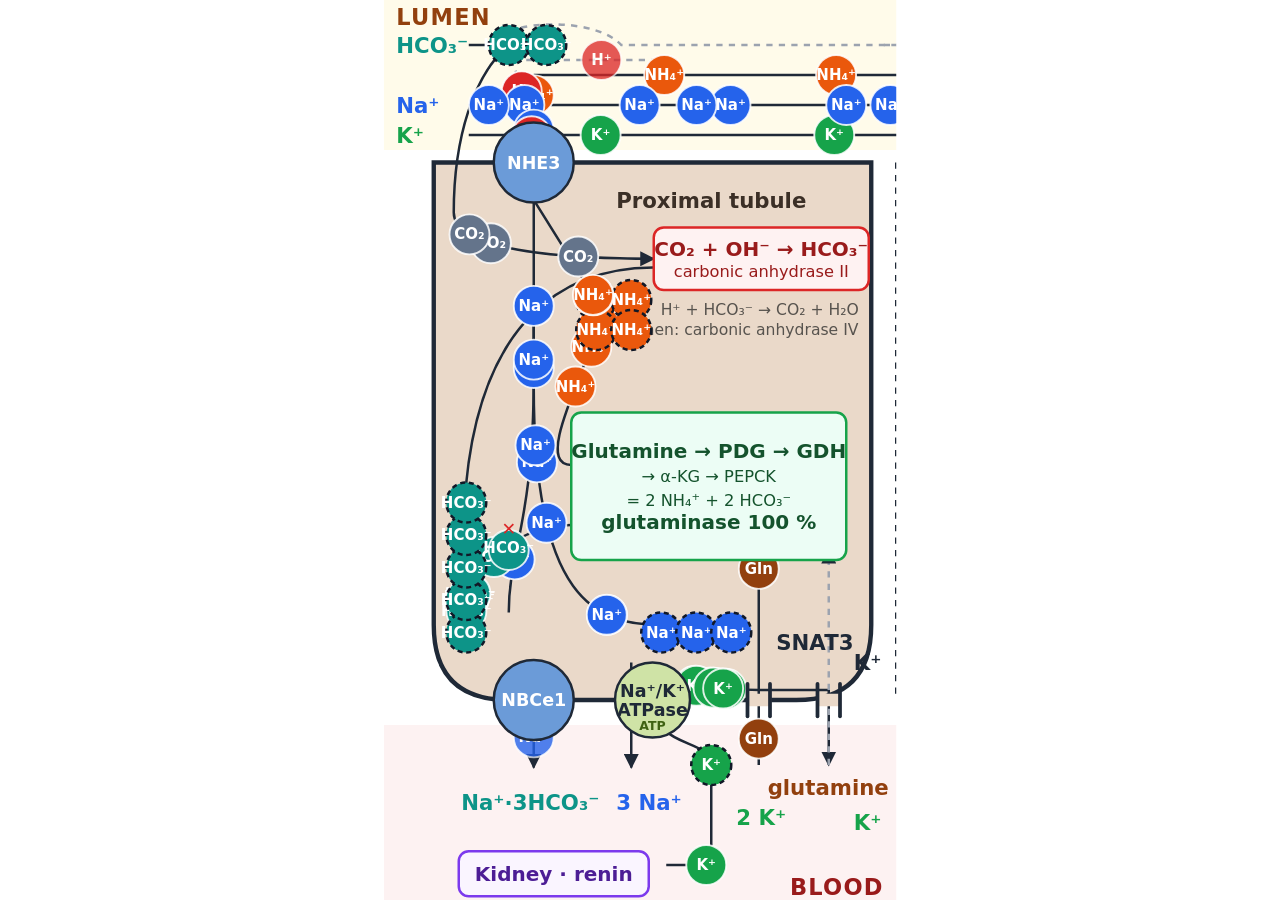
<file: celda.html>
<!DOCTYPE html>
<html lang="es">
<head>
<meta charset="UTF-8" />
<title>Nefrona Interactiva · una célula</title>
<meta name="robots" content="noindex" />
<link rel="stylesheet" href="style.css?v=24" />
<style>
  html, body { margin: 0; background: #fff; overflow: hidden; height: 100%; }
  #svg-nefron { width: 100vw !important; height: 100vh !important; }
  /* el rótulo del voltaje cabe dentro de la célula sin moverse */
  #np-carga-txt { font-size: 11px !important; }
  /* Canal afectado: halo fijo + pulso. Lo que no cambia se atenúa. */
  .cmp-on .cmp-cambia { animation: mk-halo 1.4s ease-in-out infinite; }
  @keyframes mk-halo {
    0%, 100% { filter: drop-shadow(0 0 3px #f59e0b) drop-shadow(0 0 2px #f59e0b); }
    50% { filter: drop-shadow(0 0 12px #f59e0b) drop-shadow(0 0 6px #f59e0b) drop-shadow(0 0 3px #dc2626); }
  }
  /* Safari no dibuja el filtro de arriba dentro de un SVG: además, un anillo naranja que late.
     En canales, bombas y cajas es su propio .np-halo; en lo demás (pilas, rótulos) lo pone
     acidosis-comparar.js como .cmp-anillo. */
  .cmp-anillo { fill: none; stroke: #f59e0b; stroke-width: 4; pointer-events: none; visibility: hidden; }
  .cmp-on .cmp-anillo { visibility: visible; }
  /* !important: las cajas apagadas pintan de gris todos sus rectángulos, y el anillo debe seguir naranja */
  .cmp-on .cmp-cambia .np-halo { opacity: 1 !important; stroke: #f59e0b !important; fill: none !important; stroke-dasharray: none; }
  .cmp-on .cmp-cambia .np-halo, .cmp-on .cmp-anillo { animation: mk-anillo 1.4s ease-in-out infinite; }
  @keyframes mk-anillo {
    0%, 100% { stroke-width: 3; stroke-opacity: .6; }
    50% { stroke-width: 8; stroke-opacity: 1; }
  }
</style>
</head>
<body class="pagina-animacion">
<!-- Una sola fila de acidosis, recortada a una célula. La usa index.html (js/acidosis-comparar.js)
     dentro de un iframe para la vista «normal junto a la enfermedad».
     Parámetros: atr, celula (prox|asa|prin|alfa), paso, ver (piezas que se dibujan), lang.
     Sin analitica.js: los eventos los manda la página que la contiene. -->
<svg id="svg-nefron" viewBox="0 0 1720 720" xmlns="http://www.w3.org/2000/svg"></svg>
<div hidden>
  <div id="lab-sangre"></div><div id="lab-orina"></div>
  <section id="tarjeta"></section>
  <section id="atr-card"><div id="atr-nombre"></div><p id="atr-causas"></p><ol id="atr-pasos"></ol></section>
  <ol id="lista-refs"></ol>
</div>
<script src="js/i18n.js?v=22"></script>
<script src="js/particulas.js?v=19"></script>
<script src="js/refs.js?v=18"></script>
<script src="js/nefron-fila.js?v=20"></script>
<script src="js/atr.js?v=20"></script>
<script src="js/acidosis-en.js?v=20"></script>
<script src="js/acidosis-i18n.js?v=21"></script>
<script>
// Corre después de que acidosis-i18n.js haya puesto el idioma (su arranque también va en DOMContentLoaded)
document.addEventListener('DOMContentLoaded', function () {
  NI.i18n.extender(null, null, { 'LUZ TUBULAR': 'LUMEN', 'SANGRE': 'BLOOD' });
  const par = new URLSearchParams(location.search);
  const atr = par.get('atr') || 'normal';
  const cel = par.get('celula') || 'prox';
  const API = NI.atrAPI;
  const svg = document.getElementById('svg-nefron');
  const esc = API.escena;

  // Las bolitas pasan POR DETRÁS de canales, bombas y cajas (para leer siempre el nombre)
  const capa = svg.querySelector('.capa-particulas');
  const primera = svg.querySelector('.glifo, .caja');
  if (capa && primera) primera.parentNode.insertBefore(capa, primera);

  // ?ver=id1,id2…  → solo se dibujan esos canales, bombas y cajas; los demás se quitan,
  // junto con sus flechas, sus bolitas y sus rótulos.
  if (par.has('ver')) {
    const keep = new Set(par.get('ver').split(',').filter(Boolean));
    const tr = n => { const m = /translate\(\s*([-\d.]+)[ ,]+([-\d.]+)/.exec(n.getAttribute('transform') || ''); return m ? [+m[1], +m[2]] : [0, 0]; };
    const piezas = [...svg.querySelectorAll('.glifo[id], .caja[id]')].map(n => {
      const esCaja = n.classList.contains('caja');
      const [tx, ty] = tr(n);
      let c;
      if (esCaja) { const b = n.getBBox(); c = { x: b.x + b.width / 2, y: b.y + b.height / 2, hw: b.width / 2, hh: b.height / 2 }; }
      else c = { x: tx, y: ty, hw: 0, hh: 0 };
      return { n, fuera: !keep.has(n.id), esCaja, c };
    });
    // distancia de un punto a una pieza (0 si está dentro de una caja)
    const dist = (p, x, y) => Math.hypot(Math.max(0, Math.abs(x - p.c.x) - p.c.hw), Math.max(0, Math.abs(y - p.c.y) - p.c.hh));
    const cercana = (x, y, max) => { let m = null, dm = max; piezas.forEach(p => { const d = dist(p, x, y); if (d < dm) { dm = d; m = p; } }); return m; };
    // Flechas: se quitan las que solo tocan piezas quitadas (la luz, y < 118, no cuenta)
    svg.querySelectorAll('path.np-flecha').forEach(path => {
      const len = path.getTotalLength();
      if (len > 520) return;
      let toca = false, tocaFuera = false;
      for (let d = 0; d <= len; d += 10) {
        const pt = path.getPointAtLength(d);
        if (pt.y < 118) continue;
        piezas.forEach(p => { if (dist(p, pt.x, pt.y) < 44) { if (p.fuera) tocaFuera = true; else toca = true; } });
      }
      if (tocaFuera && !toca) { path.style.display = 'none'; path.dataset.oculto = '1'; }
    });
    // Bolitas de esas flechas
    const emitir0 = esc.emitir;
    esc.emitir = function (id, extra, ion) {
      const p = emitir0(id, extra, ion);
      if (p && p.c.path.dataset.oculto) p.el.style.display = 'none';
      return p;
    };
    // Bolitas que esperan junto a una pieza quitada, y rebotes ✕
    const aparcar0 = esc.aparcar;
    esc.aparcar = function (colaId, slot, ion, res) {
      const ok = aparcar0(colaId, slot, ion, res);
      const q = esc.colas[colaId], sl = q && q.slots[slot];
      if (sl) { const m = cercana(sl.x, sl.y, 130); if (m && m.fuera) sl.aparcadas.forEach(a => { a.el.style.display = 'none'; }); }
      return ok;
    };
    const rebote0 = esc.rebote;
    esc.rebote = function (x, y, ion, t) { const m = cercana(x, y, 130); if (m && m.fuera) return; return rebote0(x, y, ion, t); };
    // Rótulos sueltos pegados a una pieza quitada
    [...svg.children].filter(n => n.tagName === 'text').forEach(t => {
      if (/np-banda-titulo|np-celula-titulo|np-pila-txt/.test(t.getAttribute('class') || '')) return;
      if (/^(orina|pila|np-carga|nh4o|ato)/.test(t.id || '')) return;
      const b = t.getBBox(); const x = b.x + b.width / 2, y = b.y + b.height / 2;
      if (x > 1600) return;
      const m = cercana(x, y, 85);
      if (m && m.fuera) t.style.display = 'none';
    });
    piezas.forEach(p => { if (p.fuera) p.n.style.display = 'none'; });
    // El núcleo solo pinta si participa la vía MR → SGK1
    if (!keep.has('box-sgk1')) svg.querySelectorAll('.nucleo').forEach(n => { n.style.display = 'none'; });
  }

  // El eje renina → angiotensina solo se dibuja en la célula principal (en las demás quedaba cortado)
  if (cel !== 'prin') {
    ['g-renina', 'g-angii'].forEach(id => { const n = document.getElementById(id); if (n) n.style.display = 'none'; });
    const em = esc.emitir;
    esc.emitir = function (id, extra, ion) { const p = em(id, extra, ion); if (p && (id === 'renina' || id === 'angii')) p.el.style.display = 'none'; return p; };
  }
  // En la célula principal la angiotensina II llega desde la izquierda: aparece entera, nunca partida por el borde
  if (cel === 'prin') {
    const borde = [];
    const em = esc.emitir;
    esc.emitir = function (id, extra, ion) { const p = em(id, extra, ion); if (p && id === 'angii') borde.push(p.el); return p; };
    const tick0 = esc.tick;
    esc.tick = function (dt) {
      const r = tick0(dt);
      for (let i = borde.length - 1; i >= 0; i--) {
        const n = borde[i];
        if (!n.isConnected) { borde.splice(i, 1); continue; }
        const m = /translate\(\s*([-\d.]+)/.exec(n.getAttribute('transform') || '');
        n.style.visibility = m && +m[1] < 820 ? 'hidden' : '';
      }
      return r;
    };
  }
  // SNAT3: su nombre va arriba a la derecha del canal, donde no lo tapa la bomba Na⁺/K⁺
  (function () {
    const t = document.querySelector('#ch-snat3 .glifo-nombre');
    if (t) { t.setAttribute('x', 14); t.setAttribute('y', -40); t.style.textAnchor = 'start'; }
  })();
  // Las heces solo aparecen si la enfermedad las usa (diarrea)
  if (par.has('ver') && !par.get('ver').split(',').includes('pila-heces')) {
    svg.querySelectorAll('.np-heces, text.heces, #pila-heces, #pila-heces-txt, #g-hco3-heces').forEach(n => { n.style.display = 'none'; });
  }

  API.elegir(atr);
  API.irA(par.has('paso') ? +par.get('paso') : API.ATR[atr].pasos.length - 1);
  // Salta directo al estado final (sin la transición lenta) y deja correr las partículas un rato
  Object.assign(API.estado(), API.objetivo());
  esc.limpiar();
  // El adelanto va a ciegas: colocar cada bolita en cada uno de los 900 tics costaba ~0,7 s por célula
  esc.sinDibujar = true;
  for (let i = 0; i < 900; i++) { esc.actualizar(1 / 60); esc.tick(1 / 60); }
  esc.sinDibujar = false;
  esc.tick(0);   // coloca todas las bolitas (y la AngII del borde) en su sitio final
  NI.np.render(API.estado());
  NI.np.resaltar([]);
  // Recorte: solo esta célula (la α incluye el cajón de orina)
  const CROP = { prox: [0, 410], asa: [410, 800], prin: [800, 1190], alfa: [1190, 1720] };
  const [a, b] = CROP[cel];
  svg.setAttribute('viewBox', `${a} 0 ${b - a} 720`);
  // El nombre de la célula va encima de las bolitas, para que nunca quede tapado
  svg.querySelectorAll('.np-celula-titulo').forEach(t => svg.appendChild(t));
  // Tapa lo que queda fuera del recorte (todas las células usan un marco del mismo tamaño)
  [[a - 3000, 3000], [b, 3000]].forEach(([x, w]) => {
    const r = document.createElementNS('http://www.w3.org/2000/svg', 'rect');
    r.setAttribute('x', x); r.setAttribute('y', -1000); r.setAttribute('width', w); r.setAttribute('height', 3000);
    r.setAttribute('fill', '#fff'); svg.appendChild(r);
  });
  // El voltaje es de la LUZ: su rótulo y sus signos van en la luz, no dentro de la célula
  (function () {
    const t = document.getElementById('np-carga-txt'), c = document.getElementById('np-carga');
    if (!t || !c) return;
    t.setAttribute('x', 1184); t.setAttribute('y', 19); t.style.textAnchor = 'end';
    c.setAttribute('x', 1014); c.setAttribute('y', 21); c.style.textAnchor = 'middle';
  })();
  // ── Rótulos: nada cortado en el borde, y «LUZ TUBULAR» / «SANGRE» en cada célula ──
  const SVGNS = 'http://www.w3.org/2000/svg';
  const visible = n => n.style.display !== 'none';
  // cajas cortadas por el borde del recorte: se quitan
  svg.querySelectorAll('.caja[id]').forEach(n => {
    if (!visible(n)) return;
    const q = n.getBBox(); const m = /translate\(\s*([-\d.]+)/.exec(n.getAttribute('transform') || ''); const x = q.x + (m ? +m[1] : 0);
    if ((x < a && x + q.width > a) || (x < b && x + q.width > b)) n.style.display = 'none';
  });
  // pared de la célula de este recorte
  let pared = null;
  svg.querySelectorAll('.np-celula').forEach(n => { const q = n.getBBox(); const cx = q.x + q.width / 2; if (cx > a && cx < b) pared = q; });
  const grupos = {};
  [...svg.children].filter(n => n.tagName === 'text' && visible(n)).forEach(t => {
    const cls = t.getAttribute('class') || '';
    if (/np-banda-titulo/.test(cls) && !/heces/.test(cls) && +t.getAttribute('x') < 1600) { t.style.display = 'none'; return; }
    const q = t.getBBox(); if (!q.width) return;
    const cx = q.x + q.width / 2, cy = q.y + q.height / 2;
    if (cx < a || cx > b) { t.style.display = 'none'; return; }
    const dentro = pared && cy > pared.y && cy < pared.y + pared.height && cx > pared.x && cx < pared.x + pared.width;
    const izq = dentro ? pared.x + 10 : a + 6, der = dentro ? pared.x + pared.width - 10 : b - 6;
    const dx = q.x < izq ? izq - q.x : q.x + q.width > der ? der - (q.x + q.width) : 0;
    const k = cls + '|' + t.getAttribute('x');
    (grupos[k] = grupos[k] || []).push({ t, dx });
  });
  Object.values(grupos).forEach(g => {
    const dx = g.reduce((m, o) => Math.abs(o.dx) > Math.abs(m) ? o.dx : m, 0);
    if (dx) g.forEach(o => o.t.setAttribute('transform', `translate(${dx.toFixed(1)},0)`));
  });
  const rotulo = (x, y, s, cls, anc) => { const t = document.createElementNS(SVGNS, 'text'); t.setAttribute('x', x); t.setAttribute('y', y); t.setAttribute('class', cls); t.setAttribute('style', 'text-anchor:' + anc); t.textContent = s; svg.appendChild(t); };
  rotulo(a + 10, 20, NI.i18n.tx('LUZ TUBULAR'), 'np-banda-titulo', 'start');
  if (cel === 'prin') rotulo(1094, 616, NI.i18n.tx('SANGRE'), 'np-banda-titulo sangre', 'end');
  else rotulo(Math.min(b - 10, 1390), 716, NI.i18n.tx('SANGRE'), 'np-banda-titulo sangre', 'end');
  // «¿Por qué?»: la tarjeta la pinta la página que contiene esta célula
  svg.querySelectorAll('[data-porque]').forEach(n => n.addEventListener('click', () => {
    try { const C = parent !== window && parent.NI && parent.NI.comparar; if (C) C.porque(n.dataset.porque); } catch (e) { /* suelta: nada */ }
  }));
  window.CELDA_LISTA = true;
});
</script>
</body>
</html>
</file>
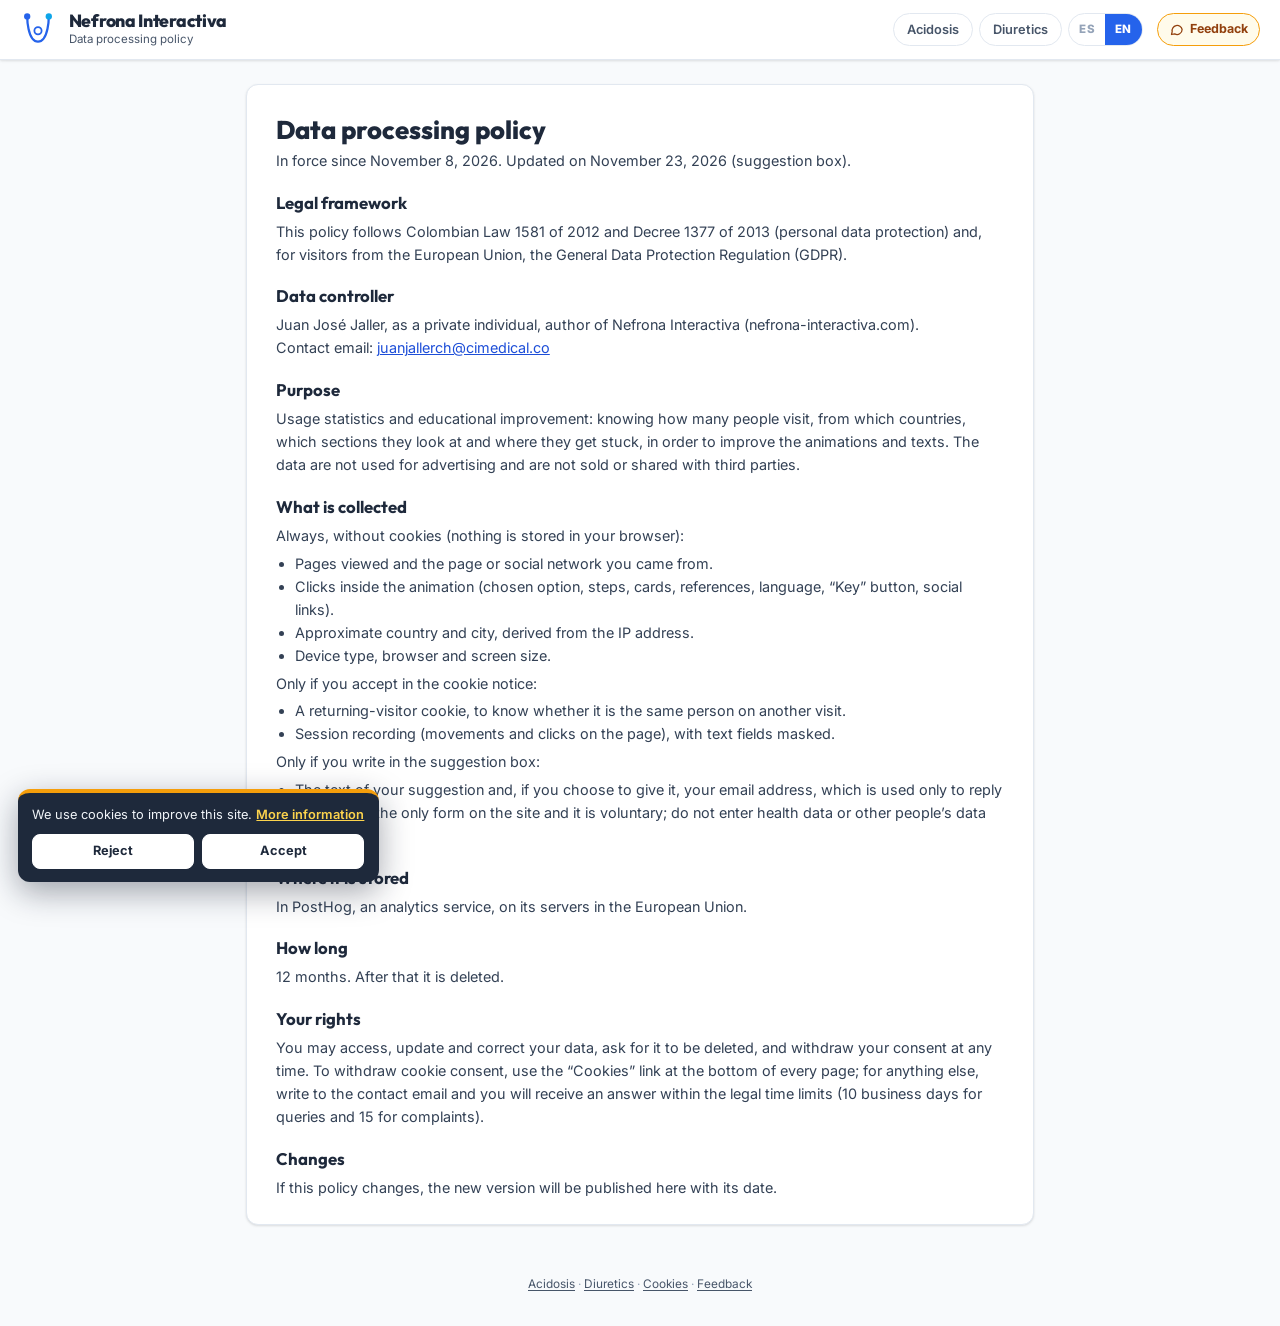
<file: privacidad.html>
<!DOCTYPE html>
<html lang="es">
<head>
  <meta charset="UTF-8" />
  <meta name="viewport" content="width=device-width, initial-scale=1.0" />
  <title>Política de tratamiento de datos — Nefrona Interactiva</title>
  <meta name="description" content="Política de tratamiento de datos personales de Nefrona Interactiva: qué se recoge, para qué, dónde se guarda, por cuánto tiempo y cómo ejercer sus derechos." />
  <link rel="canonical" href="https://nefrona-interactiva.com/privacidad.html" />
  <link rel="icon" href="img/icono.svg" type="image/svg+xml" />
  <link rel="preconnect" href="https://fonts.googleapis.com" />
  <link rel="preconnect" href="https://fonts.gstatic.com" crossorigin />
  <link href="https://fonts.googleapis.com/css2?family=Inter:wght@400;500;600;700;800&family=Outfit:wght@500;600;700;800&display=swap" rel="stylesheet" />
  <link rel="stylesheet" href="style.css?v=24" />
</head>
<body>

<header class="site-header">
  <div class="header-inner">
    <div class="logo">
      <svg class="logo-icon" viewBox="0 0 40 40" fill="none" aria-hidden="true">
        <path d="M8 6 C8 6 8 34 20 34 C32 34 32 6 32 6" stroke="#2563eb" stroke-width="2.5" stroke-linecap="round"/>
        <circle cx="8" cy="6" r="3.5" fill="#2563eb"/><circle cx="32" cy="6" r="3.5" fill="#0ea5e9"/>
        <circle cx="20" cy="22" r="4" fill="#fff" stroke="#2563eb" stroke-width="2"/>
      </svg>
      <div>
        <div class="logo-title">Nefrona Interactiva</div>
        <div class="logo-sub" data-i18n="pv.logosub">Política de tratamiento de datos</div>
      </div>
    </div>
    <nav class="header-right nav">
      <a class="nav-link" href="index.html" data-i18n="nav.acidosis">Acidosis</a>
      <a class="nav-link" href="diureticos.html" data-i18n="nav.diureticos">Diuréticos</a>
      <div class="lang-switch" id="pv-lang" role="group" data-i18n-title="lang.titulo" title="Idioma / Language">
        <button type="button" data-lang="es">ES</button>
        <button type="button" data-lang="en">EN</button>
      </div>
    </nav>
  </div>
</header>

<main class="pv-main">
  <article class="card pv-card">
    <h1 class="pv-titulo" data-i18n="pv.titulo">Política de tratamiento de datos</h1>
    <p class="pv-fecha" data-i18n="pv.fecha">Vigente desde el 8 de noviembre de 2026.</p>

    <h2 data-i18n="pv.h.marco">Marco legal</h2>
    <p data-i18n="pv.marco">Esta política sigue la Ley 1581 de 2012 y el Decreto 1377 de 2013 de Colombia (protección de datos personales) y, para quienes visitan desde la Unión Europea, el Reglamento General de Protección de Datos (RGPD).</p>

    <h2 data-i18n="pv.h.resp">Responsable</h2>
    <p data-i18n="pv.resp">Juan José Jaller, persona natural, autor de Nefrona Interactiva (nefrona-interactiva.com).</p>
    <p><span data-i18n="pv.contacto">Correo de contacto:</span> <span data-correo>juanjallerch [arroba] cimedical [punto] co</span></p>

    <h2 data-i18n="pv.h.fin">Finalidad</h2>
    <p data-i18n="pv.fin">Estadística de uso y mejora educativa: saber cuántas personas entran, desde qué países, qué secciones revisan y dónde se quedan atascadas, para mejorar las animaciones y los textos. No se usan para publicidad ni se venden ni se ceden a terceros.</p>

    <h2 data-i18n="pv.h.que">Qué se recoge</h2>
    <p data-i18n="pv.que.intro">Siempre, sin cookies (nada se guarda en su navegador):</p>
    <ul>
      <li data-i18n="pv.que.1">Páginas vistas y de qué página o red social llega.</li>
      <li data-i18n="pv.que.2">Clics dentro de la animación (opción elegida, pasos, tarjetas, referencias, idioma, botón «Guía», redes).</li>
      <li data-i18n="pv.que.3">País y ciudad aproximados, calculados a partir de la dirección IP.</li>
      <li data-i18n="pv.que.4">Tipo de dispositivo, navegador y tamaño de pantalla.</li>
    </ul>
    <p data-i18n="pv.que.acepta">Solo si usted acepta en el aviso de cookies:</p>
    <ul>
      <li data-i18n="pv.que.5">Una cookie de visitante que vuelve, para saber si es la misma persona en otra visita.</li>
      <li data-i18n="pv.que.6">La grabación de la sesión (movimientos y clics en la página), con los campos de texto enmascarados.</li>
    </ul>
    <p data-i18n="pv.que.buzon">Solo si usted escribe en el buzón de sugerencias:</p>
    <ul>
      <li data-i18n="pv.que.7">El texto de su sugerencia y, si decide darlo, su correo electrónico.</li>
    </ul>

    <h2 data-i18n="pv.h.donde">Dónde se guarda</h2>
    <p data-i18n="pv.donde">En PostHog, servicio de analítica, en sus servidores de la Unión Europea.</p>

    <h2 data-i18n="pv.h.tiempo">Cuánto tiempo</h2>
    <p data-i18n="pv.tiempo">12 meses. Después se borran.</p>

    <h2 data-i18n="pv.h.der">Sus derechos</h2>
    <p data-i18n="pv.der">Usted puede conocer, actualizar, rectificar y pedir que se supriman sus datos, y revocar su autorización en cualquier momento. Para revocar las cookies basta con el enlace «Cookies» al pie de cada página; para lo demás, escriba al correo de contacto y se le responderá en los plazos de la ley (10 días hábiles para consultas y 15 para reclamos).</p>

    <h2 data-i18n="pv.h.cambios">Cambios</h2>
    <p data-i18n="pv.cambios">Si esta política cambia, se publicará aquí con la nueva fecha.</p>
  </article>
</main>

<footer class="pie">
  <p class="pie-legal"><a href="index.html" data-i18n="nav.acidosis">Acidosis</a>
    · <a href="diureticos.html" data-i18n="nav.diureticos">Diuréticos</a>
    · <a href="#" data-cookies data-i18n="leg.cookies">Cookies</a>
    · <a href="#" data-buzon data-i18n="bz.boton">Sugerencias</a></p>
</footer>

<script src="js/i18n.js?v=22"></script>
<script src="js/analitica.js?v=18"></script>
<script src="js/buzon.js?v=2"></script>
<script src="js/privacidad.js?v=19"></script>
</body>
</html>
</file>
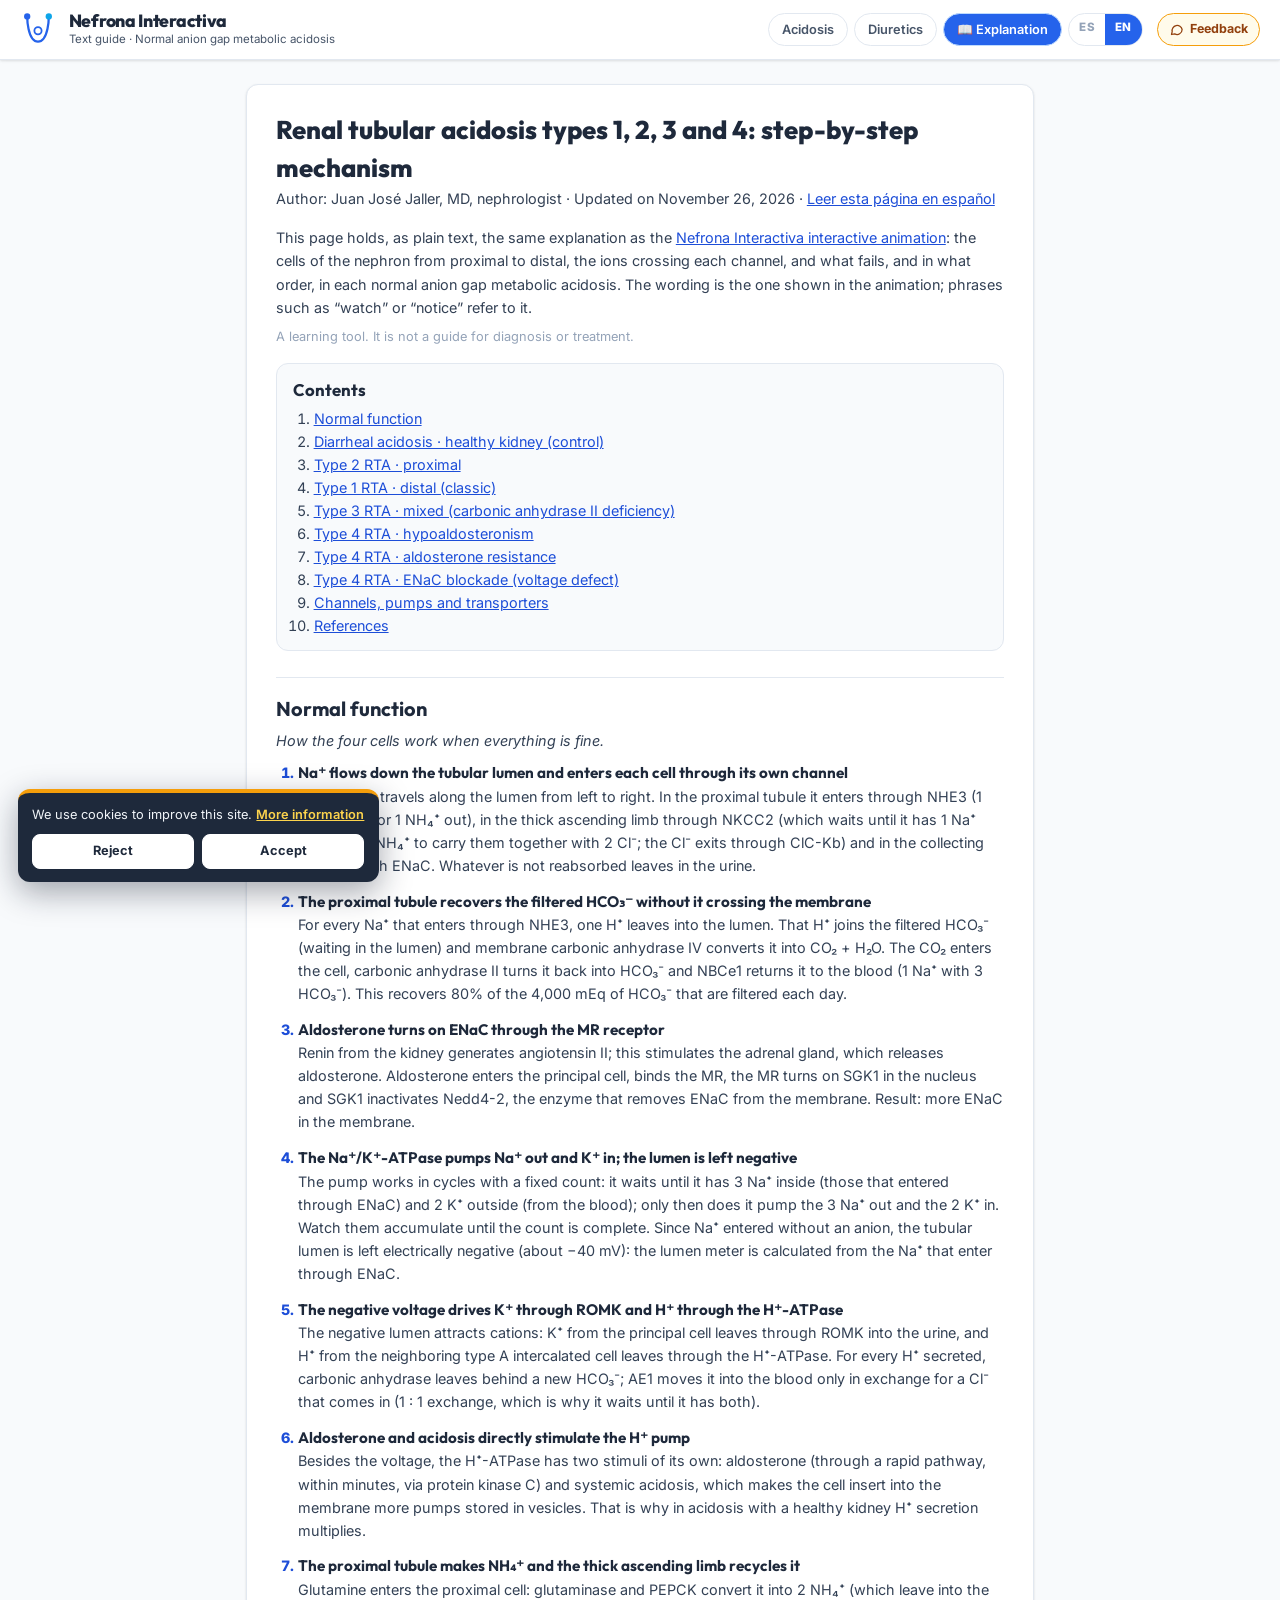
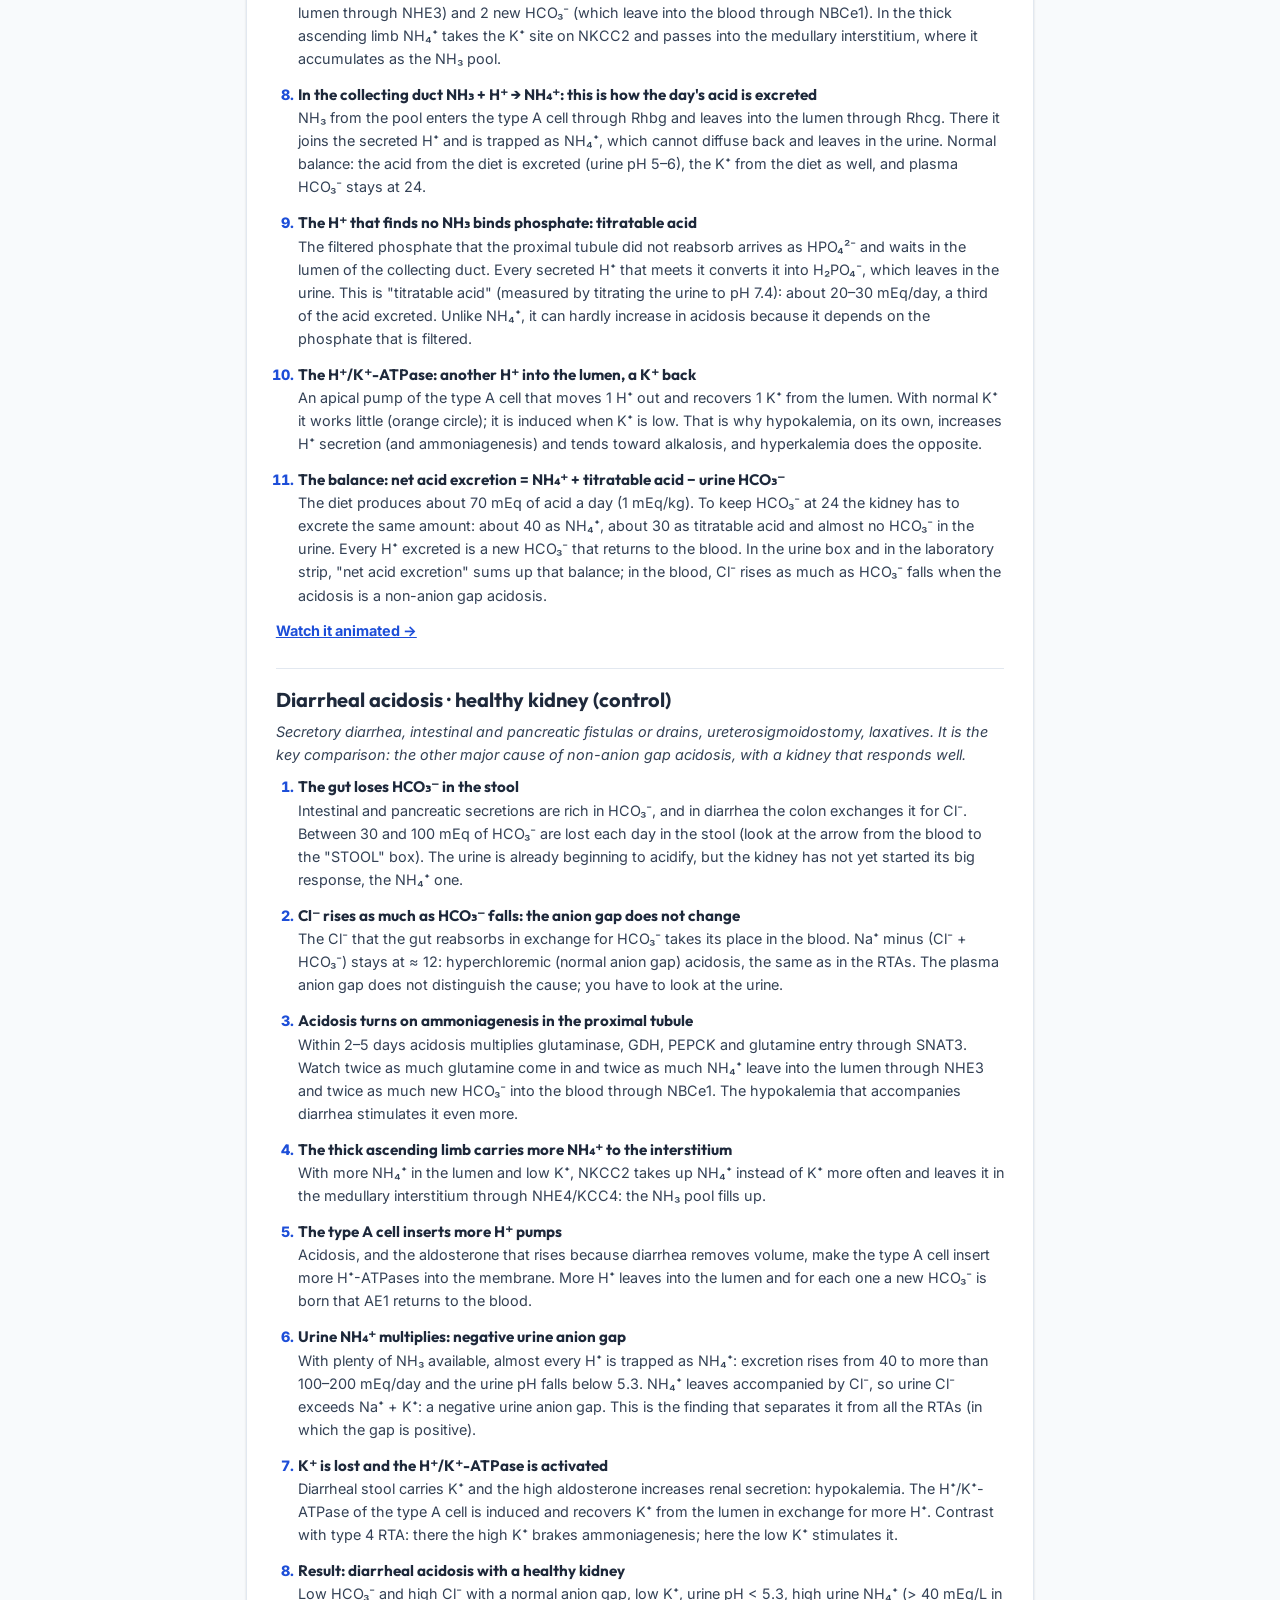
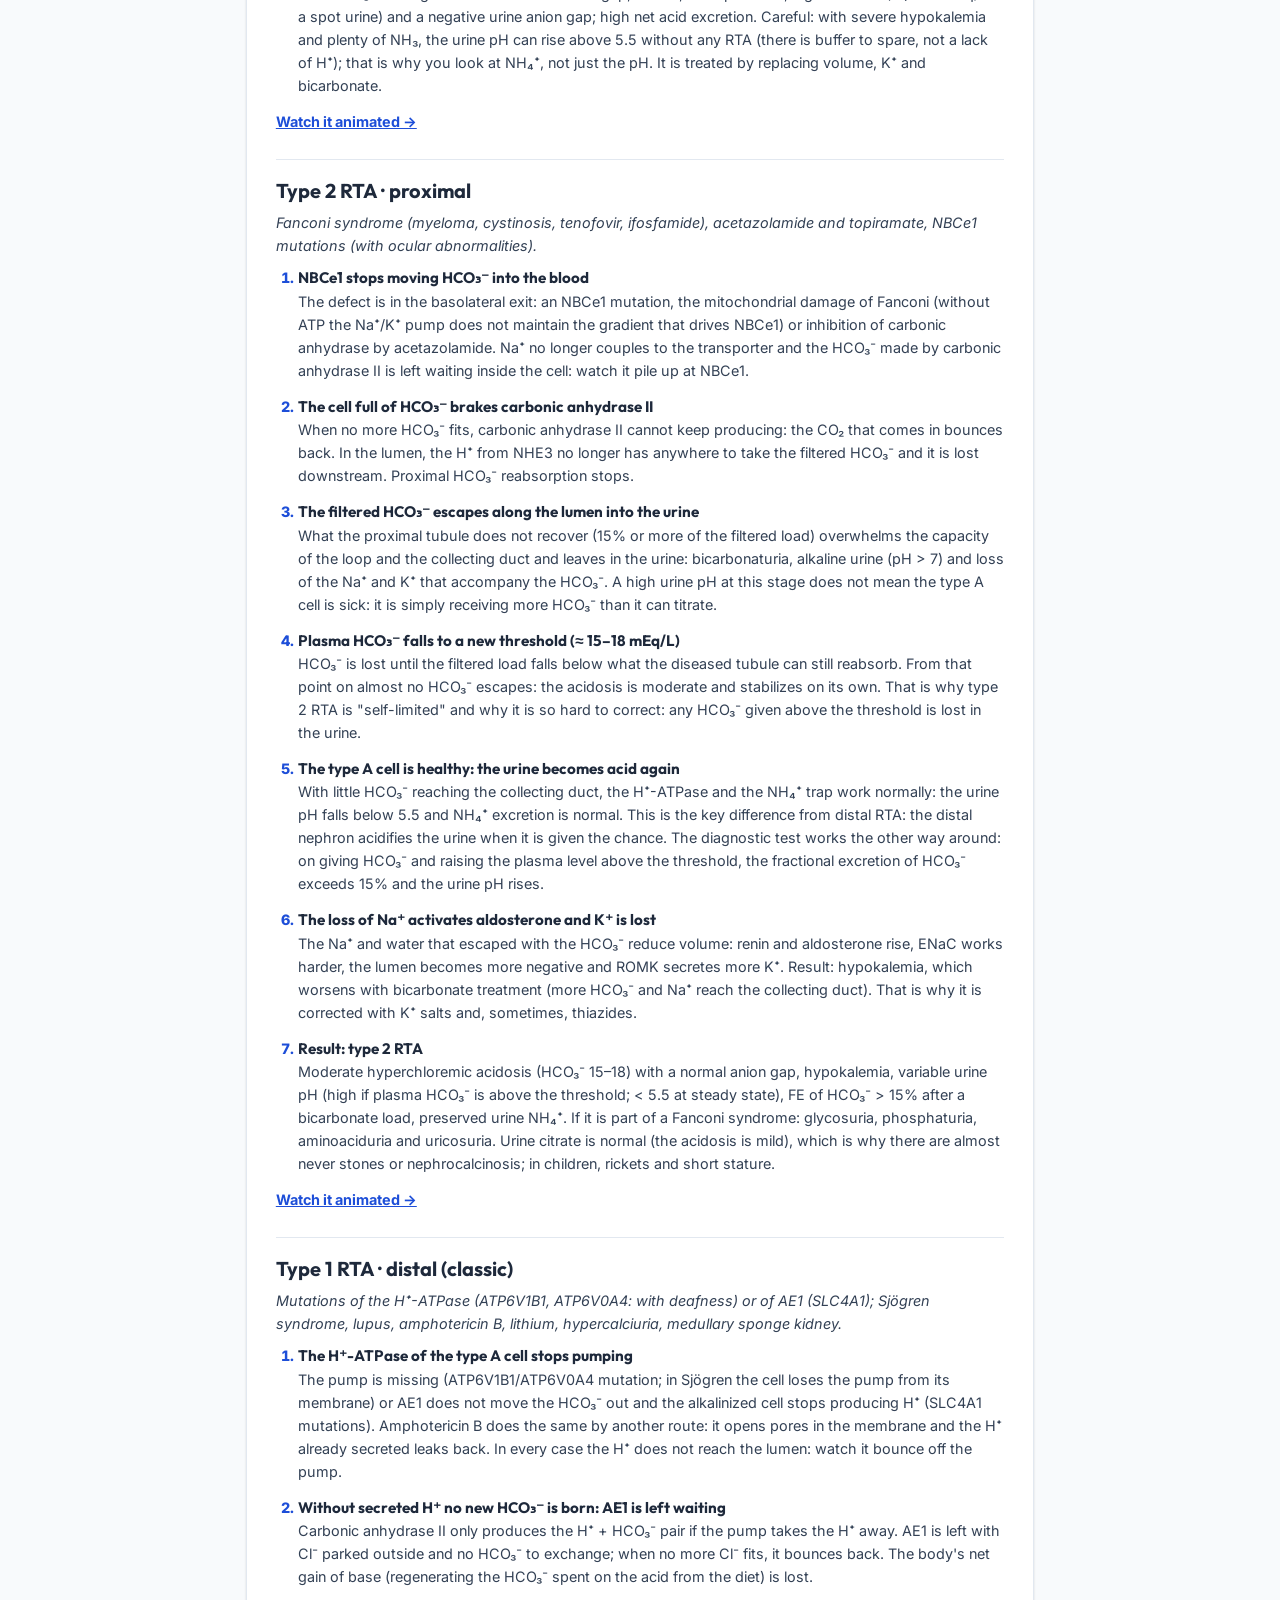
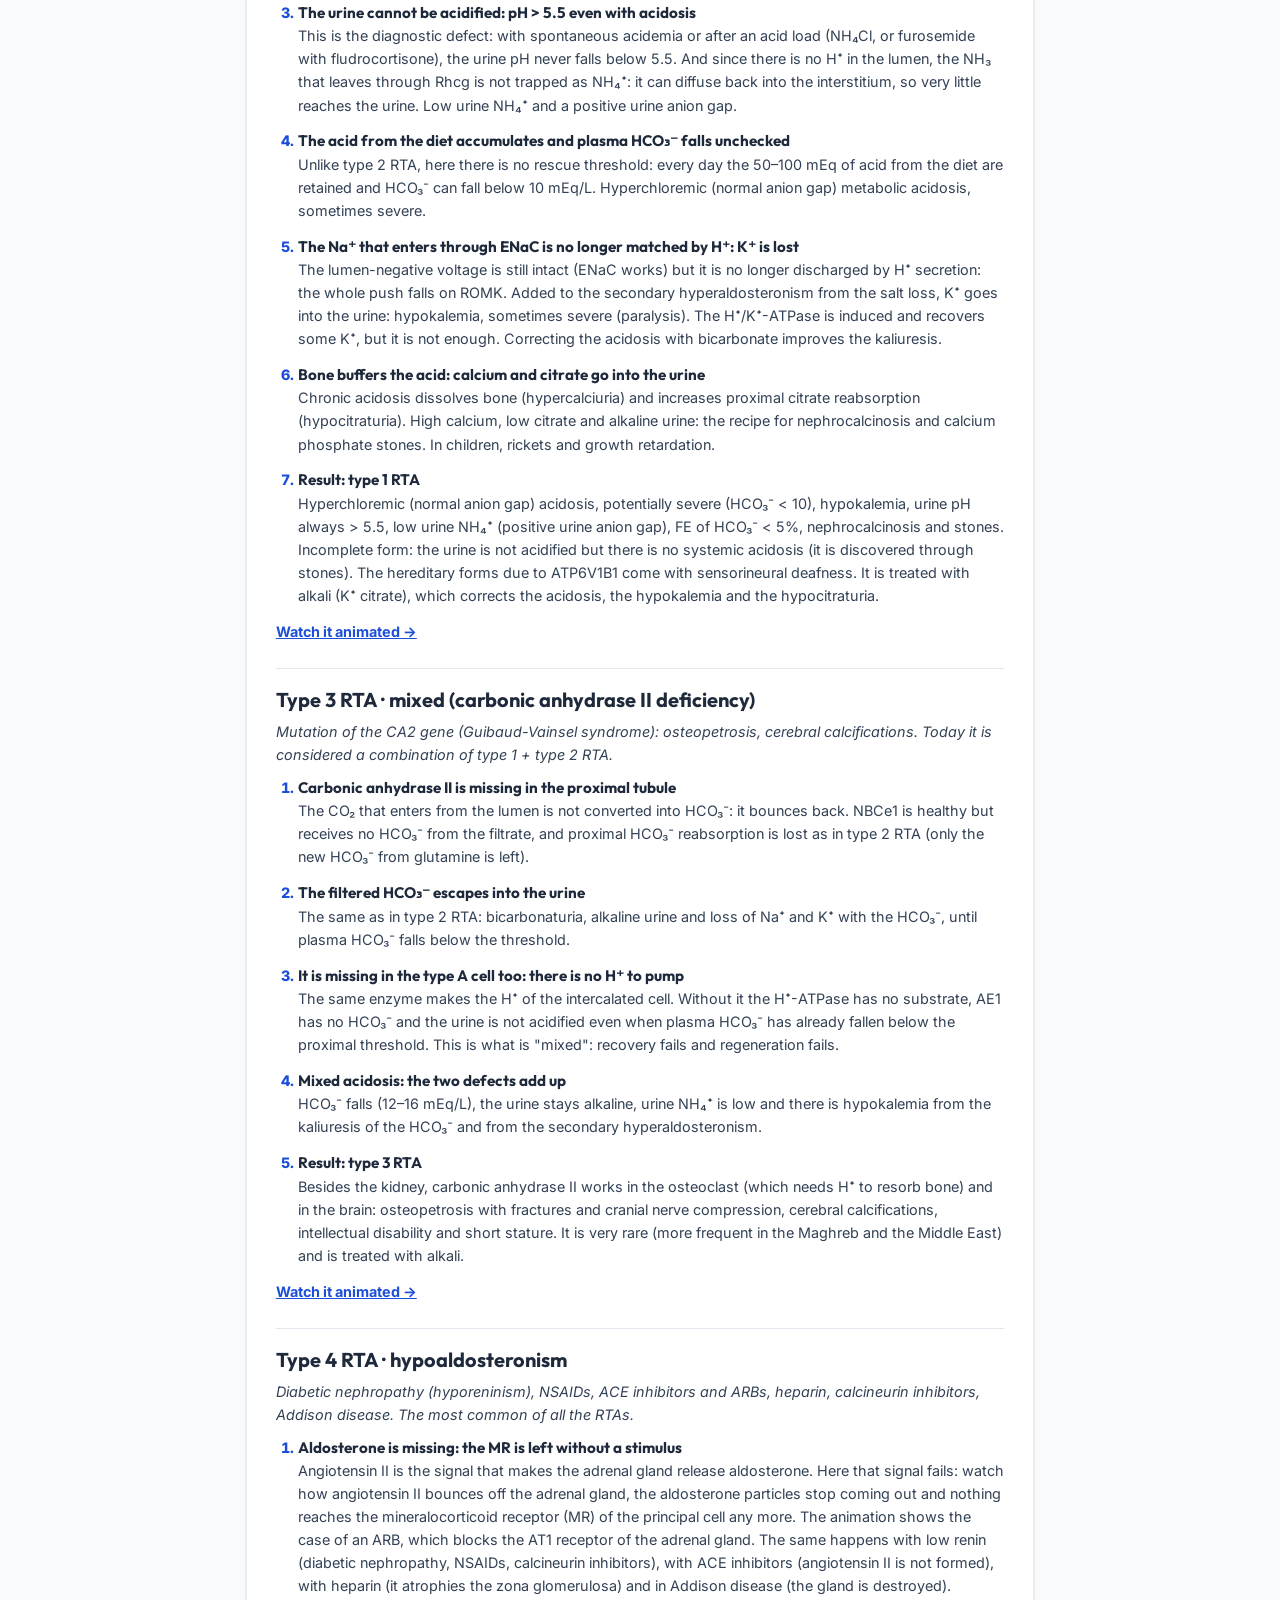
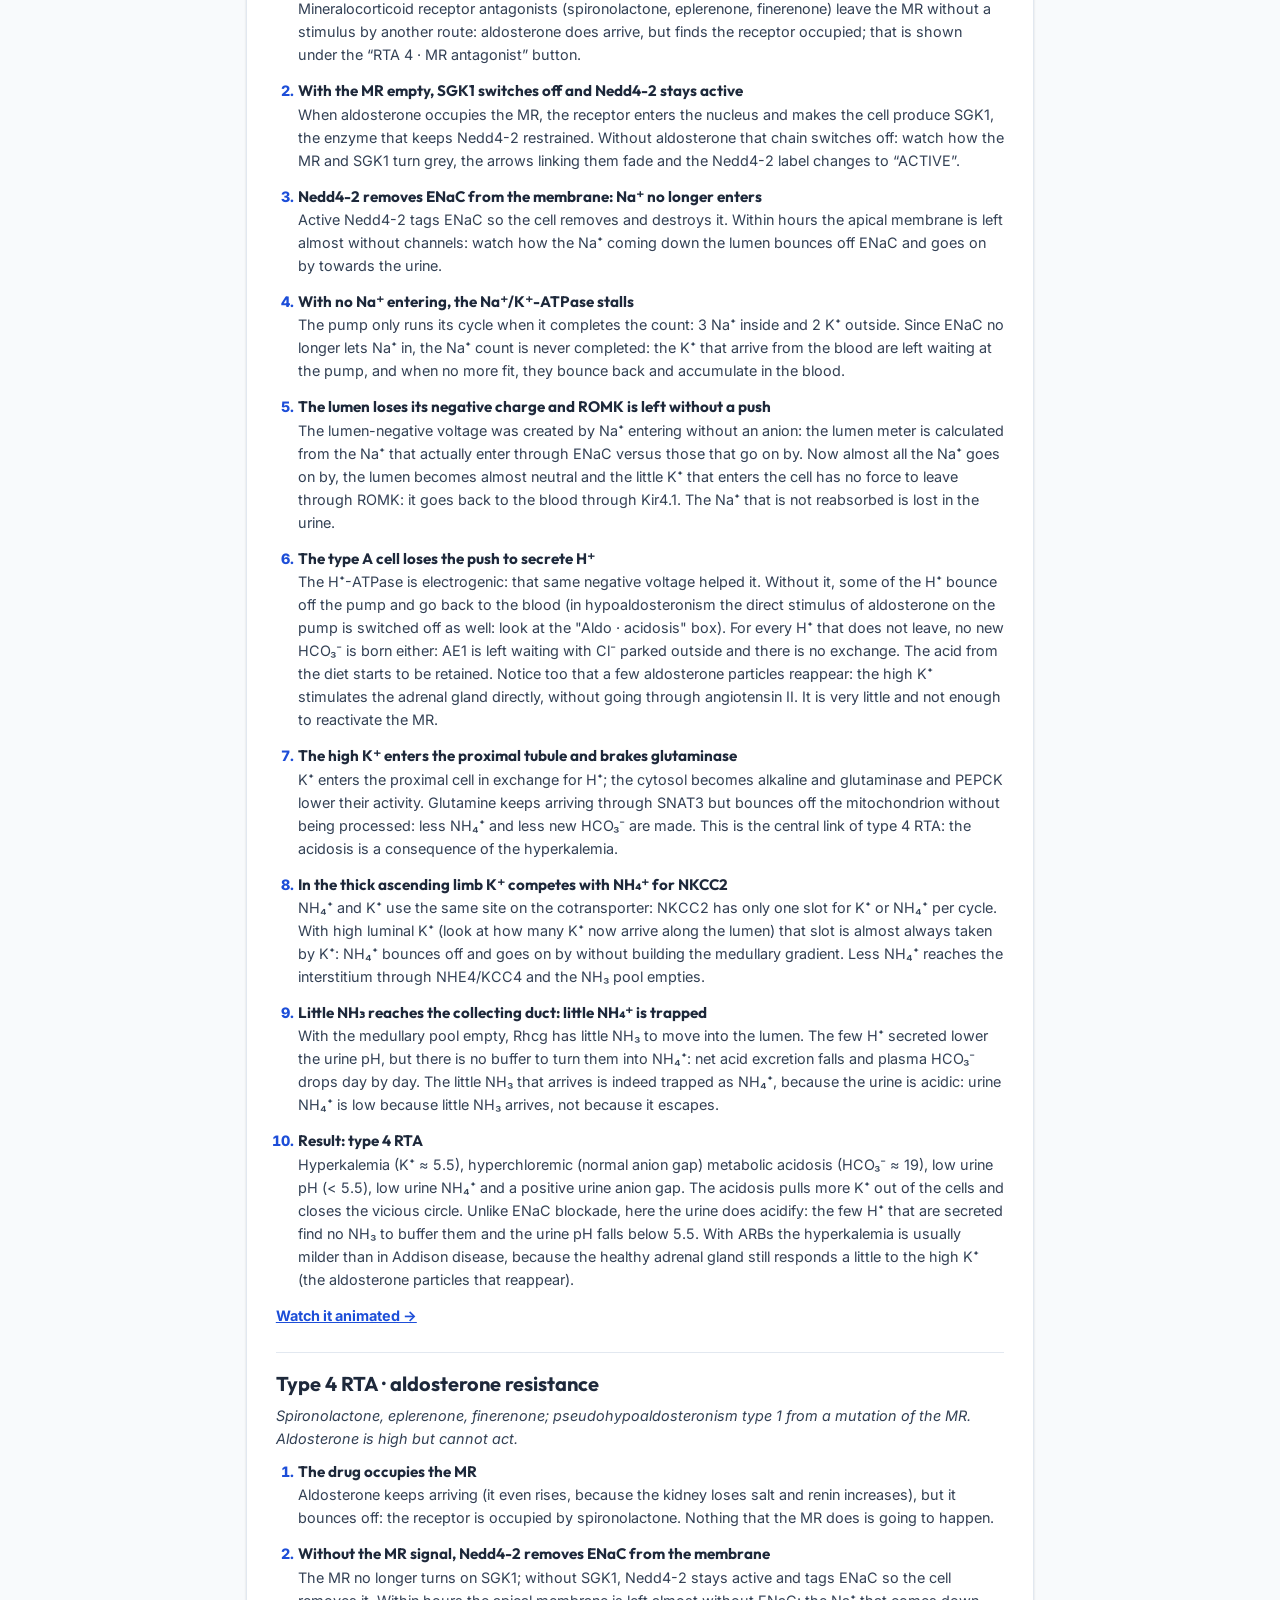
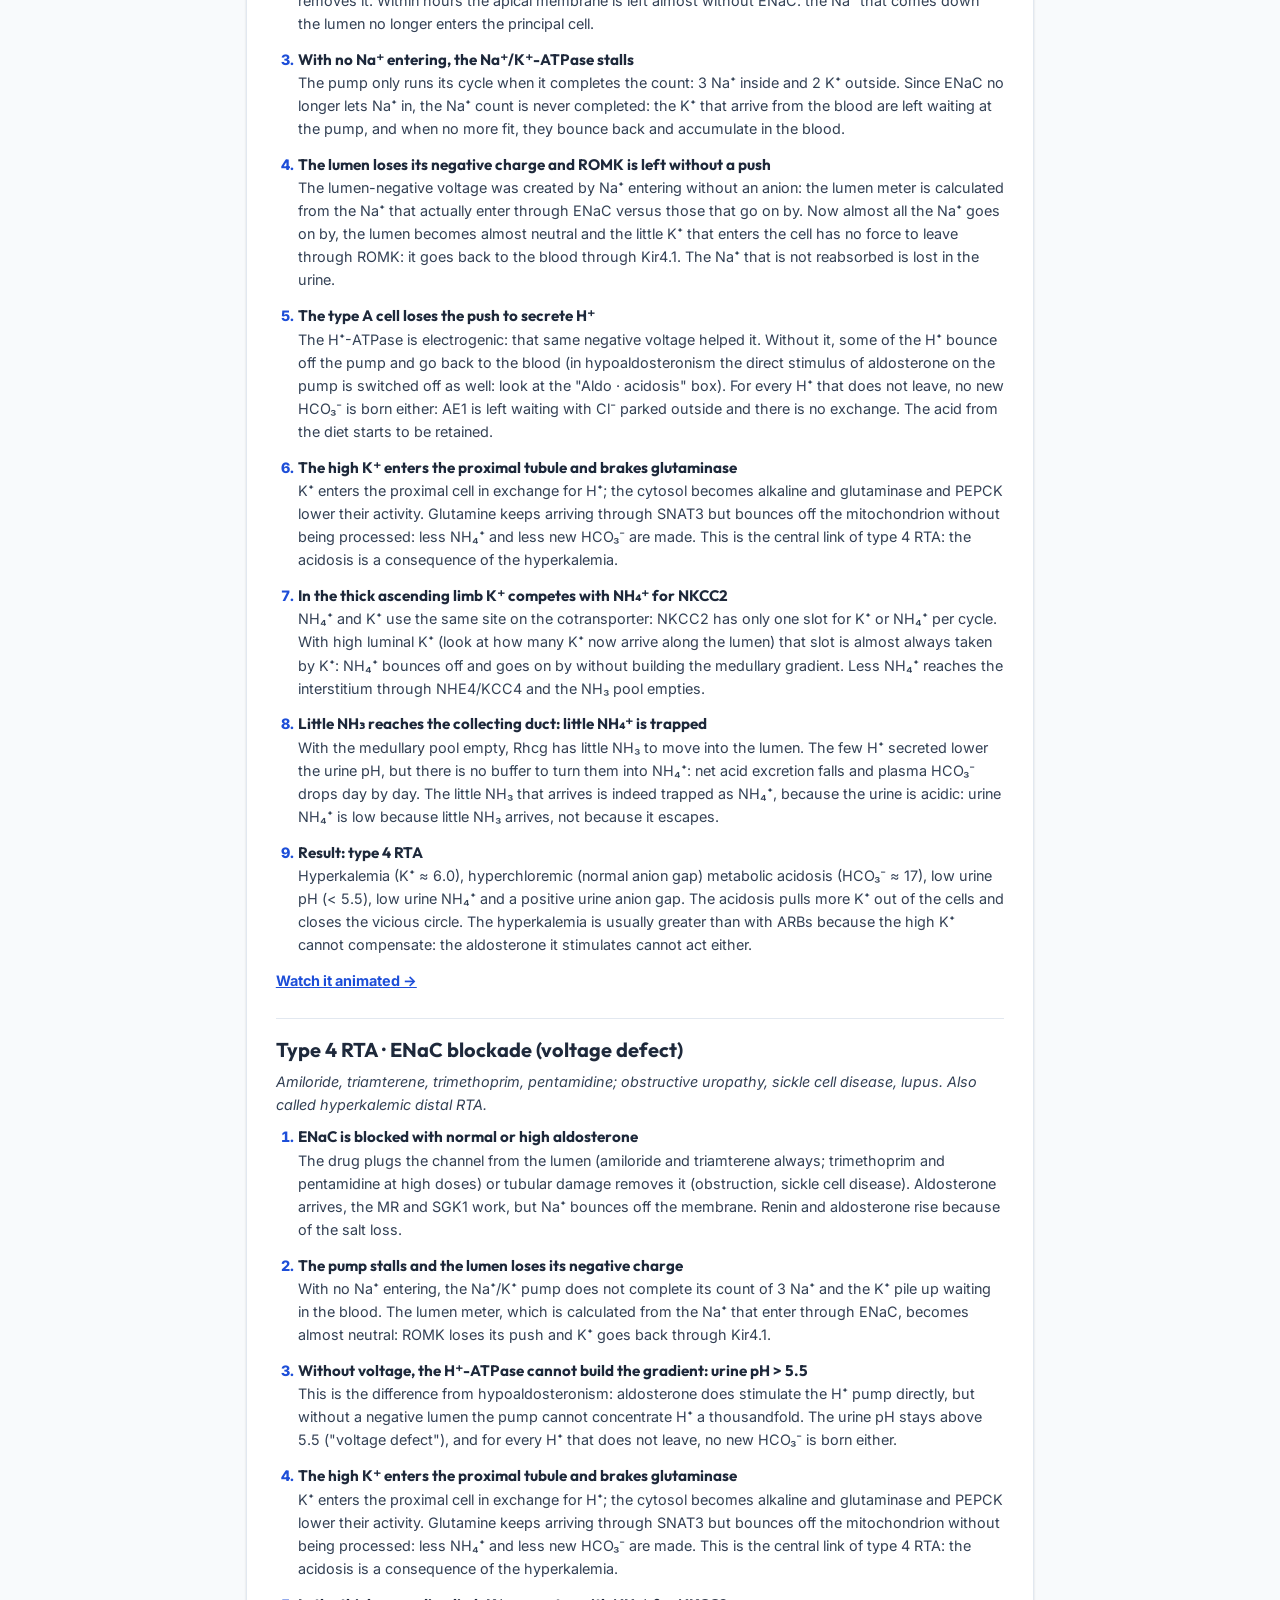
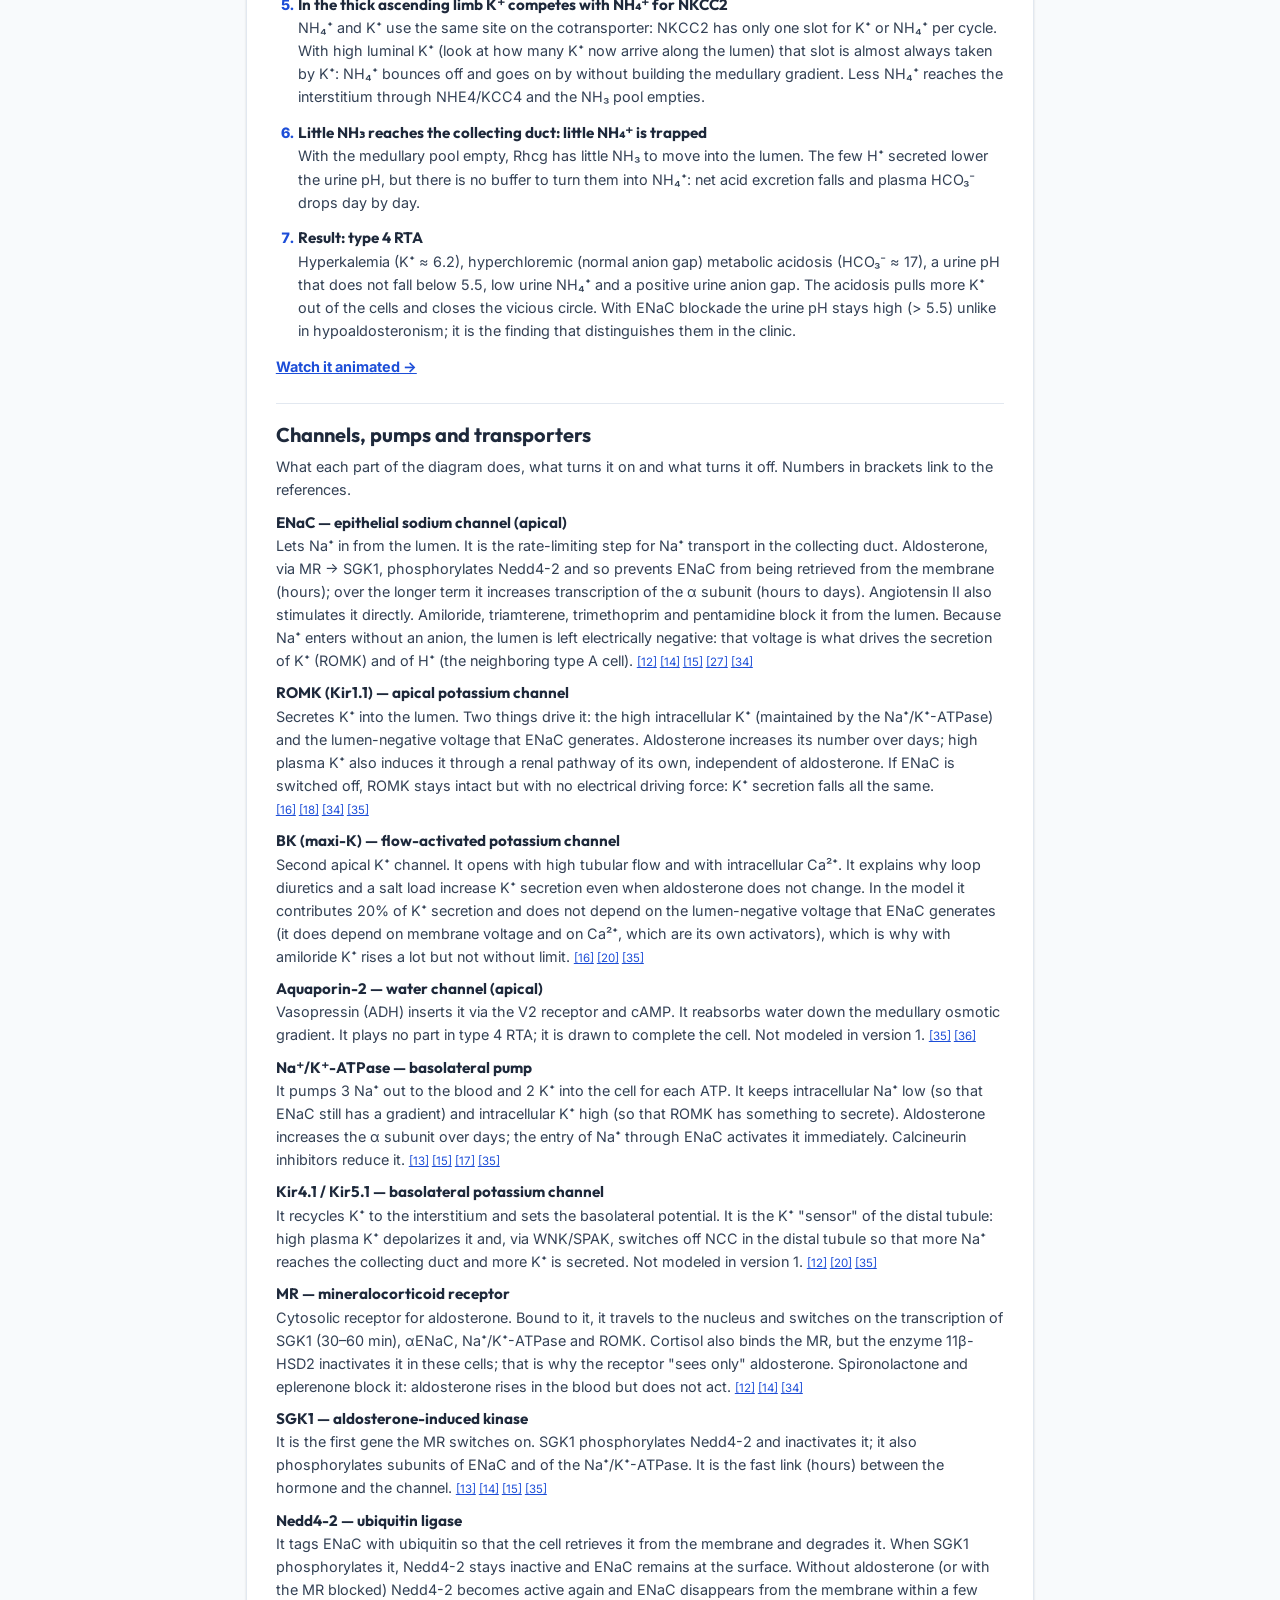
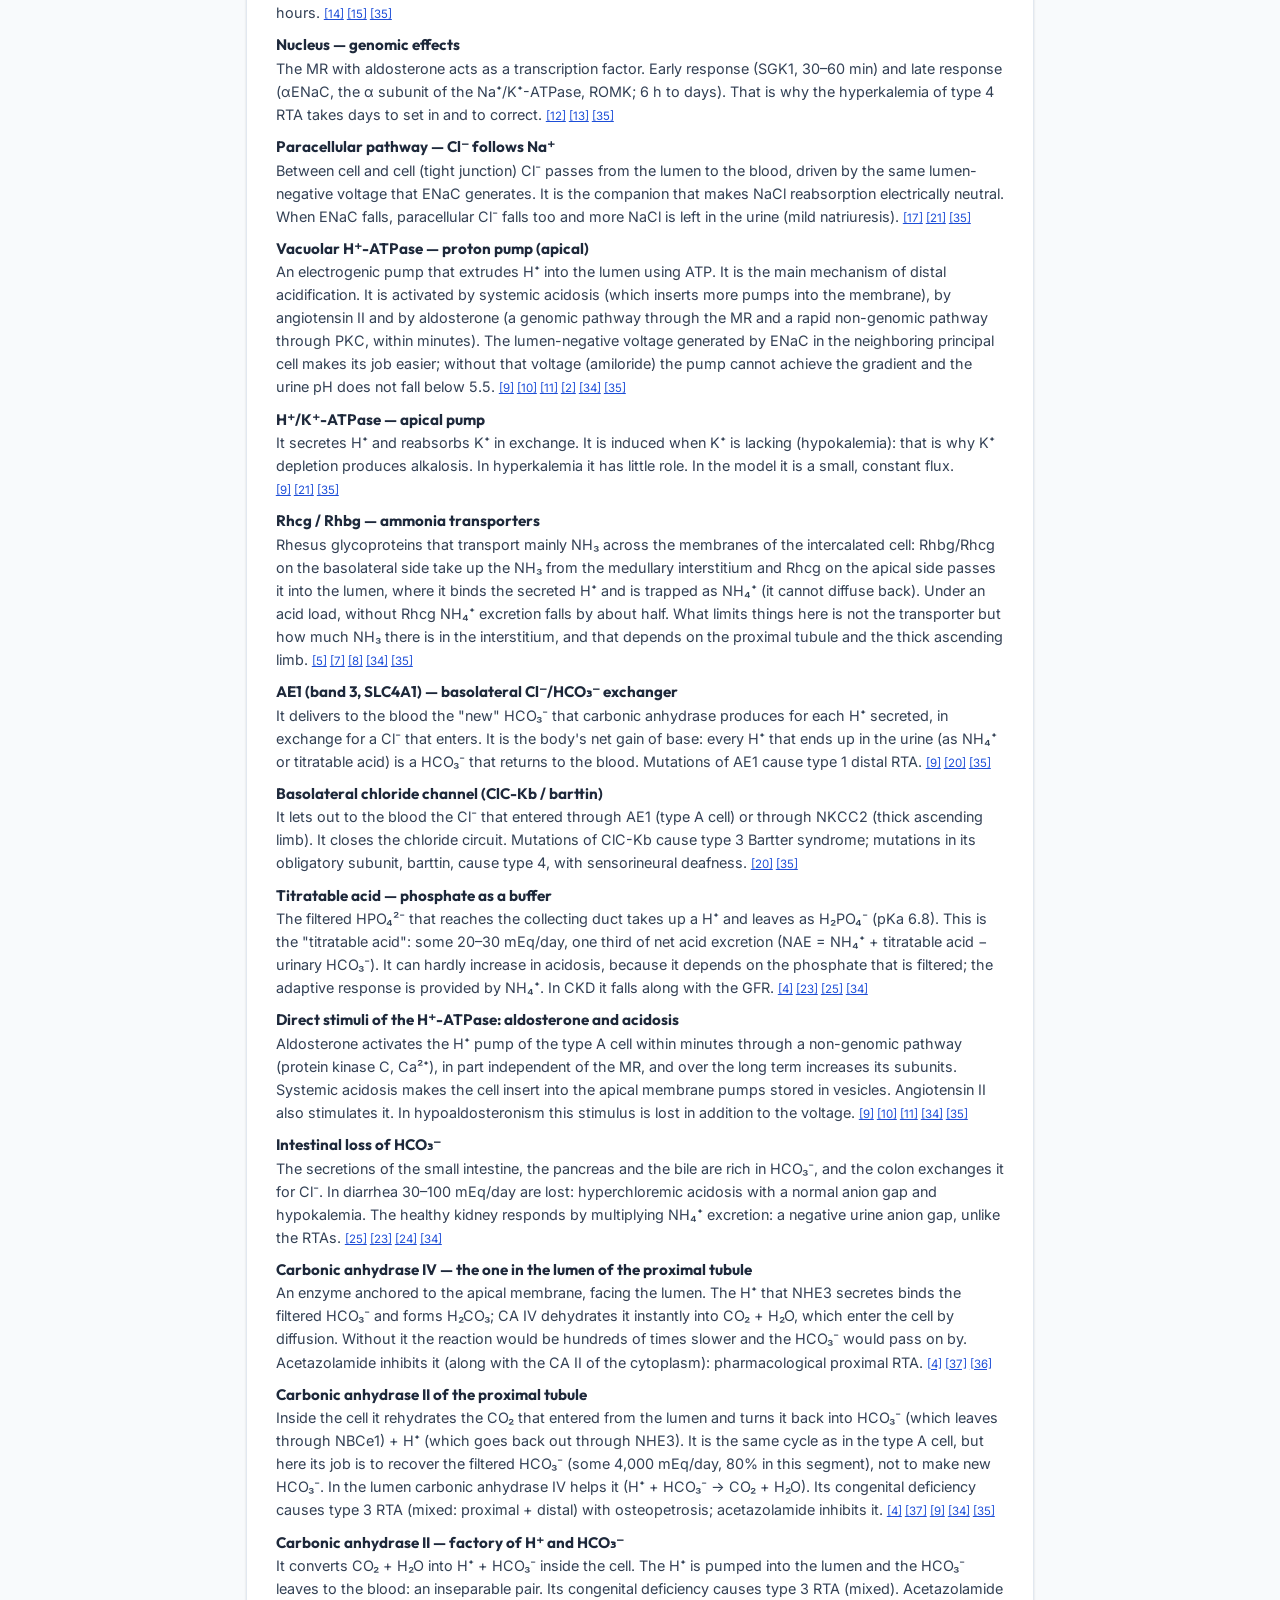
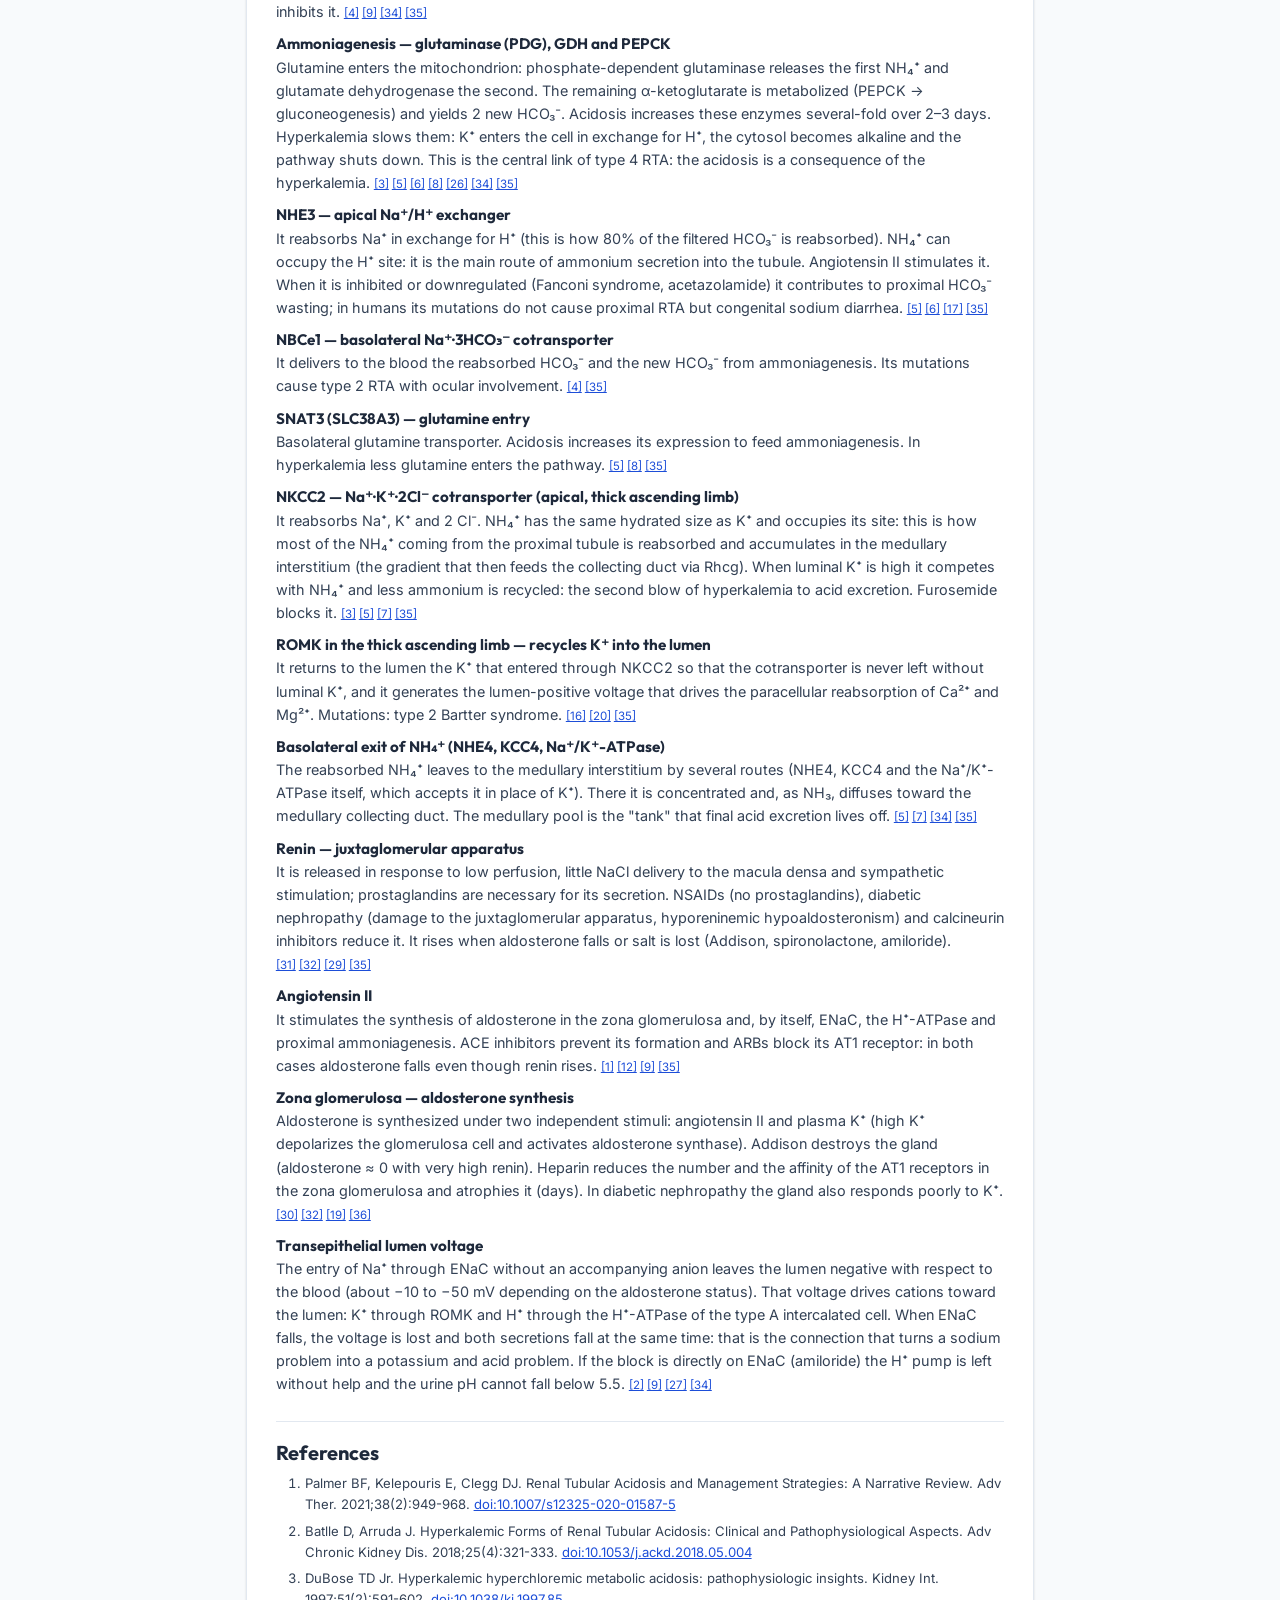
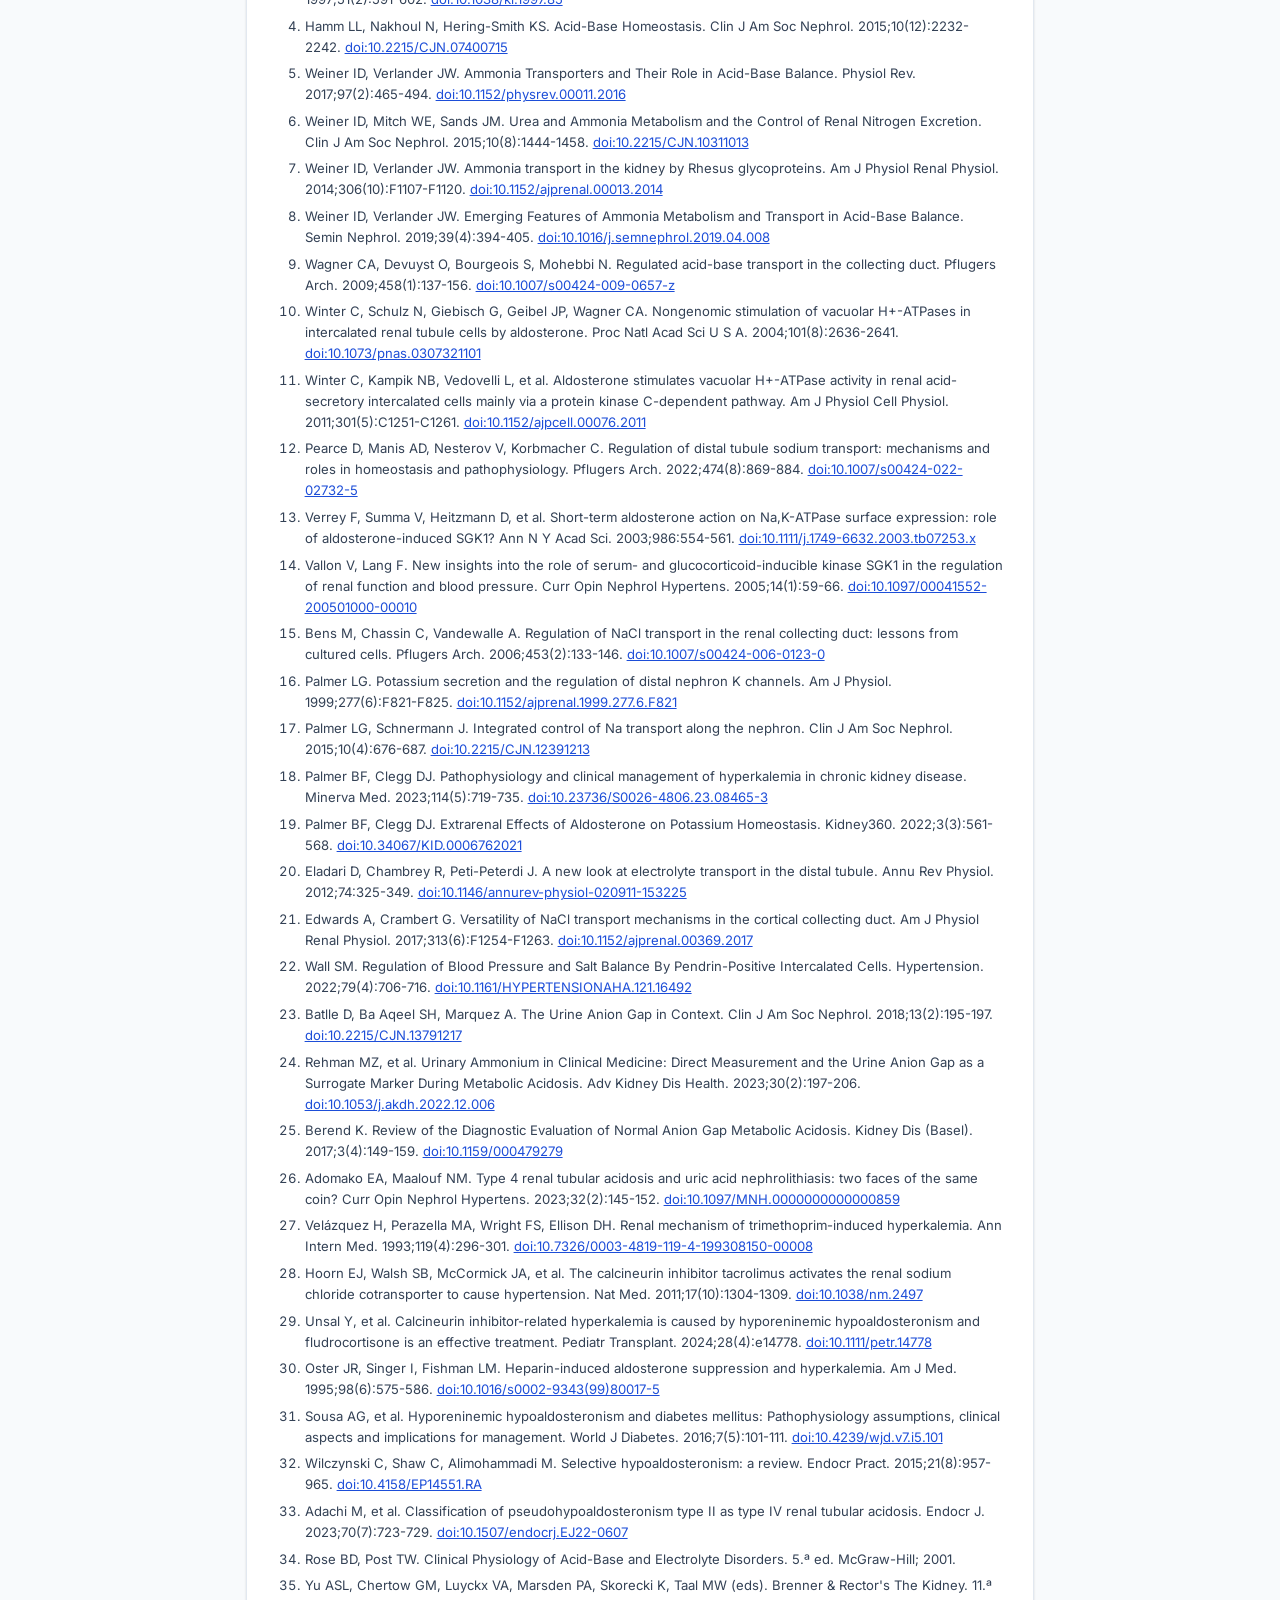
<file: renal-tubular-acidosis.html>
<!DOCTYPE html>
<html lang="en" data-lang-fijo="en">
<head>
  <meta charset="UTF-8" />
  <meta name="viewport" content="width=device-width, initial-scale=1.0" />
  <!-- GENERADA por tools/generar-guia.js a partir de js/atr.js, js/refs.js y js/acidosis-en.js. No editar a mano. -->
  <title>Renal tubular acidosis types 1, 2, 3 and 4: step-by-step mechanism — Nefrona Interactiva</title>
  <meta name="description" content="A step-by-step text explanation of normal anion gap metabolic acidosis: how the normal nephron acidifies the urine and what fails, and in what order, in diarrhea and in renal tubular acidosis types 1, 2, 3 and 4. With references." />
  <link rel="canonical" href="https://nefrona-interactiva.com/renal-tubular-acidosis.html" />
  <link rel="alternate" hreflang="es" href="https://nefrona-interactiva.com/acidosis-tubular-renal.html" />
  <link rel="alternate" hreflang="en" href="https://nefrona-interactiva.com/renal-tubular-acidosis.html" />
  <link rel="alternate" hreflang="x-default" href="https://nefrona-interactiva.com/renal-tubular-acidosis.html" />
  <meta property="og:type" content="article" />
  <meta property="og:site_name" content="Nefrona Interactiva" />
  <meta property="og:title" content="Renal tubular acidosis types 1, 2, 3 and 4: step-by-step mechanism" />
  <meta property="og:description" content="A step-by-step text explanation of normal anion gap metabolic acidosis: how the normal nephron acidifies the urine and what fails, and in what order, in diarrhea and in renal tubular acidosis types 1, 2, 3 and 4. With references." />
  <meta property="og:url" content="https://nefrona-interactiva.com/renal-tubular-acidosis.html" />
  <meta property="og:locale" content="en_US" />
  <meta property="og:image" content="https://nefrona-interactiva.com/img/og.png" />
  <meta property="og:image:width" content="1200" />
  <meta property="og:image:height" content="630" />
  <meta name="twitter:card" content="summary_large_image" />
  <link rel="icon" href="img/icono.svg" type="image/svg+xml" />
  <link rel="preconnect" href="https://fonts.googleapis.com" />
  <link rel="preconnect" href="https://fonts.gstatic.com" crossorigin />
  <link href="https://fonts.googleapis.com/css2?family=Inter:wght@400;500;600;700;800&family=Outfit:wght@500;600;700;800&display=swap" rel="stylesheet" />
  <link rel="stylesheet" href="style.css?v=24" />
  <script type="application/ld+json">{"@context":"https://schema.org","@type":["MedicalWebPage","LearningResource"],"@id":"https://nefrona-interactiva.com/renal-tubular-acidosis.html","url":"https://nefrona-interactiva.com/renal-tubular-acidosis.html","name":"Renal tubular acidosis types 1, 2, 3 and 4: step-by-step mechanism","headline":"Renal tubular acidosis types 1, 2, 3 and 4: step-by-step mechanism","description":"A step-by-step text explanation of normal anion gap metabolic acidosis: how the normal nephron acidifies the urine and what fails, and in what order, in diarrhea and in renal tubular acidosis types 1, 2, 3 and 4. With references.","inLanguage":"en","datePublished":"2026-11-24","dateModified":"2026-11-26","isAccessibleForFree":true,"learningResourceType":"Step-by-step explanation","educationalLevel":"Medical students, residents and physicians","audience":{"@type":"MedicalAudience","audienceType":"Clinician"},"about":[{"@type":"MedicalCondition","name":"Renal tubular acidosis"},{"@type":"MedicalCondition","name":"Normal anion gap metabolic acidosis"}],"author":{"@type":"Person","name":"Juan José Jaller","jobTitle":"Nephrologist","medicalSpecialty":"Nephrology","url":"https://www.instagram.com/kidneyedu/"},"publisher":{"@type":"Organization","name":"Nefrona Interactiva","url":"https://nefrona-interactiva.com/"},"isPartOf":{"@type":"WebSite","name":"Nefrona Interactiva","url":"https://nefrona-interactiva.com/"},"image":"https://nefrona-interactiva.com/img/og.png","hasPart":[{"@type":"WebPageElement","name":"Normal function","url":"https://nefrona-interactiva.com/renal-tubular-acidosis.html#normal"},{"@type":"WebPageElement","name":"Diarrheal acidosis · healthy kidney (control)","url":"https://nefrona-interactiva.com/renal-tubular-acidosis.html#diarrea"},{"@type":"WebPageElement","name":"Type 2 RTA · proximal","url":"https://nefrona-interactiva.com/renal-tubular-acidosis.html#atr2"},{"@type":"WebPageElement","name":"Type 1 RTA · distal (classic)","url":"https://nefrona-interactiva.com/renal-tubular-acidosis.html#atr1"},{"@type":"WebPageElement","name":"Type 3 RTA · mixed (carbonic anhydrase II deficiency)","url":"https://nefrona-interactiva.com/renal-tubular-acidosis.html#atr3"},{"@type":"WebPageElement","name":"Type 4 RTA · hypoaldosteronism","url":"https://nefrona-interactiva.com/renal-tubular-acidosis.html#atr4h"},{"@type":"WebPageElement","name":"Type 4 RTA · aldosterone resistance","url":"https://nefrona-interactiva.com/renal-tubular-acidosis.html#atr4r"},{"@type":"WebPageElement","name":"Type 4 RTA · ENaC blockade (voltage defect)","url":"https://nefrona-interactiva.com/renal-tubular-acidosis.html#atr4v"}],"citation":["https://doi.org/10.1007/s12325-020-01587-5","https://doi.org/10.1053/j.ackd.2018.05.004","https://doi.org/10.1038/ki.1997.85","https://doi.org/10.2215/CJN.07400715","https://doi.org/10.1152/physrev.00011.2016","https://doi.org/10.2215/CJN.10311013","https://doi.org/10.1152/ajprenal.00013.2014","https://doi.org/10.1016/j.semnephrol.2019.04.008","https://doi.org/10.1007/s00424-009-0657-z","https://doi.org/10.1073/pnas.0307321101","https://doi.org/10.1152/ajpcell.00076.2011","https://doi.org/10.1007/s00424-022-02732-5","https://doi.org/10.1111/j.1749-6632.2003.tb07253.x","https://doi.org/10.1097/00041552-200501000-00010","https://doi.org/10.1007/s00424-006-0123-0","https://doi.org/10.1152/ajprenal.1999.277.6.F821","https://doi.org/10.2215/CJN.12391213","https://doi.org/10.23736/S0026-4806.23.08465-3","https://doi.org/10.34067/KID.0006762021","https://doi.org/10.1146/annurev-physiol-020911-153225","https://doi.org/10.1152/ajprenal.00369.2017","https://doi.org/10.1161/HYPERTENSIONAHA.121.16492","https://doi.org/10.2215/CJN.13791217","https://doi.org/10.1053/j.akdh.2022.12.006","https://doi.org/10.1159/000479279","https://doi.org/10.1097/MNH.0000000000000859","https://doi.org/10.7326/0003-4819-119-4-199308150-00008","https://doi.org/10.1038/nm.2497","https://doi.org/10.1111/petr.14778","https://doi.org/10.1016/s0002-9343(99)80017-5","https://doi.org/10.4239/wjd.v7.i5.101","https://doi.org/10.4158/EP14551.RA","https://doi.org/10.1507/endocrj.EJ22-0607","Rose BD, Post TW. Clinical Physiology of Acid-Base and Electrolyte Disorders. 5.ª ed. McGraw-Hill; 2001.","Yu ASL, Chertow GM, Luyckx VA, Marsden PA, Skorecki K, Taal MW (eds). Brenner & Rector's The Kidney. 11.ª ed. Elsevier; 2020.","Johnson RJ, Floege J, Tonelli M (eds). Comprehensive Clinical Nephrology. 7.ª ed. Elsevier; 2024.","https://doi.org/10.1097/01.asn.0000023430.92674.e5","https://doi.org/10.1097/01.asn.0000023433.08833.88"]}</script>
</head>
<body>

<header class="site-header">
  <div class="header-inner">
    <a class="logo" href="index.html?lang=en">
      <svg class="logo-icon" viewBox="0 0 40 40" fill="none" aria-hidden="true">
        <path d="M8 6 C8 6 8 34 20 34 C32 34 32 6 32 6" stroke="#2563eb" stroke-width="2.5" stroke-linecap="round"/>
        <circle cx="8" cy="6" r="3.5" fill="#2563eb"/><circle cx="32" cy="6" r="3.5" fill="#0ea5e9"/>
        <circle cx="20" cy="22" r="4" fill="#fff" stroke="#2563eb" stroke-width="2"/>
      </svg>
      <div>
        <div class="logo-title">Nefrona Interactiva</div>
        <div class="logo-sub">Text guide · Normal anion gap metabolic acidosis</div>
      </div>
    </a>
    <nav class="header-right nav">
      <a class="nav-link" href="index.html?lang=en">Acidosis</a>
      <a class="nav-link" href="diureticos.html?lang=en">Diuretics</a>
      <a class="nav-link nav-expl activo" href="renal-tubular-acidosis.html" aria-current="page">Explanation</a>
      <div class="lang-switch" role="group" title="Idioma / Language">
        <a class="gt-lang" href="acidosis-tubular-renal.html" hreflang="es" lang="es">ES</a>
        <a class="gt-lang activo" href="renal-tubular-acidosis.html" hreflang="en" lang="en">EN</a>
      </div>
    </nav>
  </div>
</header>

<main class="pv-main gt-main">
  <article class="card pv-card gt">
    <h1 class="pv-titulo">Renal tubular acidosis types 1, 2, 3 and 4: step-by-step mechanism</h1>
    <p class="pv-fecha">Author: Juan José Jaller, MD, nephrologist · Updated on <time datetime="2026-11-26">November 26, 2026</time> · <a href="acidosis-tubular-renal.html" hreflang="es">Leer esta página en español</a></p>
    <p>This page holds, as plain text, the same explanation as the <a href="index.html?lang=en">Nefrona Interactiva interactive animation</a>: the cells of the nephron from proximal to distal, the ions crossing each channel, and what fails, and in what order, in each normal anion gap metabolic acidosis. The wording is the one shown in the animation; phrases such as “watch” or “notice” refer to it.</p>
    <p class="gt-aviso">A learning tool. It is not a guide for diagnosis or treatment.</p>

    <nav class="gt-indice" aria-label="Contents">
      <h2>Contents</h2>
      <ol>
        <li><a href="#normal">Normal function</a></li>
        <li><a href="#diarrea">Diarrheal acidosis · healthy kidney (control)</a></li>
        <li><a href="#atr2">Type 2 RTA · proximal</a></li>
        <li><a href="#atr1">Type 1 RTA · distal (classic)</a></li>
        <li><a href="#atr3">Type 3 RTA · mixed (carbonic anhydrase II deficiency)</a></li>
        <li><a href="#atr4h">Type 4 RTA · hypoaldosteronism</a></li>
        <li><a href="#atr4r">Type 4 RTA · aldosterone resistance</a></li>
        <li><a href="#atr4v">Type 4 RTA · ENaC blockade (voltage defect)</a></li>
        <li><a href="#piezas">Channels, pumps and transporters</a></li>
        <li><a href="#referencias">References</a></li>
      </ol>
    </nav>

    <section id="normal">
      <h2>Normal function</h2>
      <p class="gt-causas">How the four cells work when everything is fine.</p>
      <ol class="gt-pasos">
        <li><h3>Na⁺ flows down the tubular lumen and enters each cell through its own channel</h3><p>Filtered Na⁺ travels along the lumen from left to right. In the proximal tubule it enters through NHE3 (1 Na⁺ in, 1 H⁺ or 1 NH₄⁺ out), in the thick ascending limb through NKCC2 (which waits until it has 1 Na⁺ and 1 K⁺ or NH₄⁺ to carry them together with 2 Cl⁻; the Cl⁻ exits through ClC-Kb) and in the collecting duct through ENaC. Whatever is not reabsorbed leaves in the urine.</p></li>
        <li><h3>The proximal tubule recovers the filtered HCO₃⁻ without it crossing the membrane</h3><p>For every Na⁺ that enters through NHE3, one H⁺ leaves into the lumen. That H⁺ joins the filtered HCO₃⁻ (waiting in the lumen) and membrane carbonic anhydrase IV converts it into CO₂ + H₂O. The CO₂ enters the cell, carbonic anhydrase II turns it back into HCO₃⁻ and NBCe1 returns it to the blood (1 Na⁺ with 3 HCO₃⁻). This recovers 80% of the 4,000 mEq of HCO₃⁻ that are filtered each day.</p></li>
        <li><h3>Aldosterone turns on ENaC through the MR receptor</h3><p>Renin from the kidney generates angiotensin II; this stimulates the adrenal gland, which releases aldosterone. Aldosterone enters the principal cell, binds the MR, the MR turns on SGK1 in the nucleus and SGK1 inactivates Nedd4-2, the enzyme that removes ENaC from the membrane. Result: more ENaC in the membrane.</p></li>
        <li><h3>The Na⁺/K⁺-ATPase pumps Na⁺ out and K⁺ in; the lumen is left negative</h3><p>The pump works in cycles with a fixed count: it waits until it has 3 Na⁺ inside (those that entered through ENaC) and 2 K⁺ outside (from the blood); only then does it pump the 3 Na⁺ out and the 2 K⁺ in. Watch them accumulate until the count is complete. Since Na⁺ entered without an anion, the tubular lumen is left electrically negative (about −40 mV): the lumen meter is calculated from the Na⁺ that enter through ENaC.</p></li>
        <li><h3>The negative voltage drives K⁺ through ROMK and H⁺ through the H⁺-ATPase</h3><p>The negative lumen attracts cations: K⁺ from the principal cell leaves through ROMK into the urine, and H⁺ from the neighboring type A intercalated cell leaves through the H⁺-ATPase. For every H⁺ secreted, carbonic anhydrase leaves behind a new HCO₃⁻; AE1 moves it into the blood only in exchange for a Cl⁻ that comes in (1 : 1 exchange, which is why it waits until it has both).</p></li>
        <li><h3>Aldosterone and acidosis directly stimulate the H⁺ pump</h3><p>Besides the voltage, the H⁺-ATPase has two stimuli of its own: aldosterone (through a rapid pathway, within minutes, via protein kinase C) and systemic acidosis, which makes the cell insert into the membrane more pumps stored in vesicles. That is why in acidosis with a healthy kidney H⁺ secretion multiplies.</p></li>
        <li><h3>The proximal tubule makes NH₄⁺ and the thick ascending limb recycles it</h3><p>Glutamine enters the proximal cell: glutaminase and PEPCK convert it into 2 NH₄⁺ (which leave into the lumen through NHE3) and 2 new HCO₃⁻ (which leave into the blood through NBCe1). In the thick ascending limb NH₄⁺ takes the K⁺ site on NKCC2 and passes into the medullary interstitium, where it accumulates as the NH₃ pool.</p></li>
        <li><h3>In the collecting duct NH₃ + H⁺ → NH₄⁺: this is how the day's acid is excreted</h3><p>NH₃ from the pool enters the type A cell through Rhbg and leaves into the lumen through Rhcg. There it joins the secreted H⁺ and is trapped as NH₄⁺, which cannot diffuse back and leaves in the urine. Normal balance: the acid from the diet is excreted (urine pH 5–6), the K⁺ from the diet as well, and plasma HCO₃⁻ stays at 24.</p></li>
        <li><h3>The H⁺ that finds no NH₃ binds phosphate: titratable acid</h3><p>The filtered phosphate that the proximal tubule did not reabsorb arrives as HPO₄²⁻ and waits in the lumen of the collecting duct. Every secreted H⁺ that meets it converts it into H₂PO₄⁻, which leaves in the urine. This is "titratable acid" (measured by titrating the urine to pH 7.4): about 20–30 mEq/day, a third of the acid excreted. Unlike NH₄⁺, it can hardly increase in acidosis because it depends on the phosphate that is filtered.</p></li>
        <li><h3>The H⁺/K⁺-ATPase: another H⁺ into the lumen, a K⁺ back</h3><p>An apical pump of the type A cell that moves 1 H⁺ out and recovers 1 K⁺ from the lumen. With normal K⁺ it works little (orange circle); it is induced when K⁺ is low. That is why hypokalemia, on its own, increases H⁺ secretion (and ammoniagenesis) and tends toward alkalosis, and hyperkalemia does the opposite.</p></li>
        <li><h3>The balance: net acid excretion = NH₄⁺ + titratable acid − urine HCO₃⁻</h3><p>The diet produces about 70 mEq of acid a day (1 mEq/kg). To keep HCO₃⁻ at 24 the kidney has to excrete the same amount: about 40 as NH₄⁺, about 30 as titratable acid and almost no HCO₃⁻ in the urine. Every H⁺ excreted is a new HCO₃⁻ that returns to the blood. In the urine box and in the laboratory strip, "net acid excretion" sums up that balance; in the blood, Cl⁻ rises as much as HCO₃⁻ falls when the acidosis is a non-anion gap acidosis.</p></li>
      </ol>
      <p class="gt-ver"><a href="index.html?atr=normal&lang=en">Watch it animated →</a></p>
    </section>

    <section id="diarrea">
      <h2>Diarrheal acidosis · healthy kidney (control)</h2>
      <p class="gt-causas">Secretory diarrhea, intestinal and pancreatic fistulas or drains, ureterosigmoidostomy, laxatives. It is the key comparison: the other major cause of non-anion gap acidosis, with a kidney that responds well.</p>
      <ol class="gt-pasos">
        <li><h3>The gut loses HCO₃⁻ in the stool</h3><p>Intestinal and pancreatic secretions are rich in HCO₃⁻, and in diarrhea the colon exchanges it for Cl⁻. Between 30 and 100 mEq of HCO₃⁻ are lost each day in the stool (look at the arrow from the blood to the "STOOL" box). The urine is already beginning to acidify, but the kidney has not yet started its big response, the NH₄⁺ one.</p></li>
        <li><h3>Cl⁻ rises as much as HCO₃⁻ falls: the anion gap does not change</h3><p>The Cl⁻ that the gut reabsorbs in exchange for HCO₃⁻ takes its place in the blood. Na⁺ minus (Cl⁻ + HCO₃⁻) stays at ≈ 12: hyperchloremic (normal anion gap) acidosis, the same as in the RTAs. The plasma anion gap does not distinguish the cause; you have to look at the urine.</p></li>
        <li><h3>Acidosis turns on ammoniagenesis in the proximal tubule</h3><p>Within 2–5 days acidosis multiplies glutaminase, GDH, PEPCK and glutamine entry through SNAT3. Watch twice as much glutamine come in and twice as much NH₄⁺ leave into the lumen through NHE3 and twice as much new HCO₃⁻ into the blood through NBCe1. The hypokalemia that accompanies diarrhea stimulates it even more.</p></li>
        <li><h3>The thick ascending limb carries more NH₄⁺ to the interstitium</h3><p>With more NH₄⁺ in the lumen and low K⁺, NKCC2 takes up NH₄⁺ instead of K⁺ more often and leaves it in the medullary interstitium through NHE4/KCC4: the NH₃ pool fills up.</p></li>
        <li><h3>The type A cell inserts more H⁺ pumps</h3><p>Acidosis, and the aldosterone that rises because diarrhea removes volume, make the type A cell insert more H⁺-ATPases into the membrane. More H⁺ leaves into the lumen and for each one a new HCO₃⁻ is born that AE1 returns to the blood.</p></li>
        <li><h3>Urine NH₄⁺ multiplies: negative urine anion gap</h3><p>With plenty of NH₃ available, almost every H⁺ is trapped as NH₄⁺: excretion rises from 40 to more than 100–200 mEq/day and the urine pH falls below 5.3. NH₄⁺ leaves accompanied by Cl⁻, so urine Cl⁻ exceeds Na⁺ + K⁺: a negative urine anion gap. This is the finding that separates it from all the RTAs (in which the gap is positive).</p></li>
        <li><h3>K⁺ is lost and the H⁺/K⁺-ATPase is activated</h3><p>Diarrheal stool carries K⁺ and the high aldosterone increases renal secretion: hypokalemia. The H⁺/K⁺-ATPase of the type A cell is induced and recovers K⁺ from the lumen in exchange for more H⁺. Contrast with type 4 RTA: there the high K⁺ brakes ammoniagenesis; here the low K⁺ stimulates it.</p></li>
        <li><h3>Result: diarrheal acidosis with a healthy kidney</h3><p>Low HCO₃⁻ and high Cl⁻ with a normal anion gap, low K⁺, urine pH &lt; 5.3, high urine NH₄⁺ (> 40 mEq/L in a spot urine) and a negative urine anion gap; high net acid excretion. Careful: with severe hypokalemia and plenty of NH₃, the urine pH can rise above 5.5 without any RTA (there is buffer to spare, not a lack of H⁺); that is why you look at NH₄⁺, not just the pH. It is treated by replacing volume, K⁺ and bicarbonate.</p></li>
      </ol>
      <p class="gt-ver"><a href="index.html?atr=diarrea&lang=en">Watch it animated →</a></p>
    </section>

    <section id="atr2">
      <h2>Type 2 RTA · proximal</h2>
      <p class="gt-causas">Fanconi syndrome (myeloma, cystinosis, tenofovir, ifosfamide), acetazolamide and topiramate, NBCe1 mutations (with ocular abnormalities).</p>
      <ol class="gt-pasos">
        <li><h3>NBCe1 stops moving HCO₃⁻ into the blood</h3><p>The defect is in the basolateral exit: an NBCe1 mutation, the mitochondrial damage of Fanconi (without ATP the Na⁺/K⁺ pump does not maintain the gradient that drives NBCe1) or inhibition of carbonic anhydrase by acetazolamide. Na⁺ no longer couples to the transporter and the HCO₃⁻ made by carbonic anhydrase II is left waiting inside the cell: watch it pile up at NBCe1.</p></li>
        <li><h3>The cell full of HCO₃⁻ brakes carbonic anhydrase II</h3><p>When no more HCO₃⁻ fits, carbonic anhydrase II cannot keep producing: the CO₂ that comes in bounces back. In the lumen, the H⁺ from NHE3 no longer has anywhere to take the filtered HCO₃⁻ and it is lost downstream. Proximal HCO₃⁻ reabsorption stops.</p></li>
        <li><h3>The filtered HCO₃⁻ escapes along the lumen into the urine</h3><p>What the proximal tubule does not recover (15% or more of the filtered load) overwhelms the capacity of the loop and the collecting duct and leaves in the urine: bicarbonaturia, alkaline urine (pH > 7) and loss of the Na⁺ and K⁺ that accompany the HCO₃⁻. A high urine pH at this stage does not mean the type A cell is sick: it is simply receiving more HCO₃⁻ than it can titrate.</p></li>
        <li><h3>Plasma HCO₃⁻ falls to a new threshold (≈ 15–18 mEq/L)</h3><p>HCO₃⁻ is lost until the filtered load falls below what the diseased tubule can still reabsorb. From that point on almost no HCO₃⁻ escapes: the acidosis is moderate and stabilizes on its own. That is why type 2 RTA is "self-limited" and why it is so hard to correct: any HCO₃⁻ given above the threshold is lost in the urine.</p></li>
        <li><h3>The type A cell is healthy: the urine becomes acid again</h3><p>With little HCO₃⁻ reaching the collecting duct, the H⁺-ATPase and the NH₄⁺ trap work normally: the urine pH falls below 5.5 and NH₄⁺ excretion is normal. This is the key difference from distal RTA: the distal nephron acidifies the urine when it is given the chance. The diagnostic test works the other way around: on giving HCO₃⁻ and raising the plasma level above the threshold, the fractional excretion of HCO₃⁻ exceeds 15% and the urine pH rises.</p></li>
        <li><h3>The loss of Na⁺ activates aldosterone and K⁺ is lost</h3><p>The Na⁺ and water that escaped with the HCO₃⁻ reduce volume: renin and aldosterone rise, ENaC works harder, the lumen becomes more negative and ROMK secretes more K⁺. Result: hypokalemia, which worsens with bicarbonate treatment (more HCO₃⁻ and Na⁺ reach the collecting duct). That is why it is corrected with K⁺ salts and, sometimes, thiazides.</p></li>
        <li><h3>Result: type 2 RTA</h3><p>Moderate hyperchloremic acidosis (HCO₃⁻ 15–18) with a normal anion gap, hypokalemia, variable urine pH (high if plasma HCO₃⁻ is above the threshold; &lt; 5.5 at steady state), FE of HCO₃⁻ > 15% after a bicarbonate load, preserved urine NH₄⁺. If it is part of a Fanconi syndrome: glycosuria, phosphaturia, aminoaciduria and uricosuria. Urine citrate is normal (the acidosis is mild), which is why there are almost never stones or nephrocalcinosis; in children, rickets and short stature.</p></li>
      </ol>
      <p class="gt-ver"><a href="index.html?atr=atr2&lang=en">Watch it animated →</a></p>
    </section>

    <section id="atr1">
      <h2>Type 1 RTA · distal (classic)</h2>
      <p class="gt-causas">Mutations of the H⁺-ATPase (ATP6V1B1, ATP6V0A4: with deafness) or of AE1 (SLC4A1); Sjögren syndrome, lupus, amphotericin B, lithium, hypercalciuria, medullary sponge kidney.</p>
      <ol class="gt-pasos">
        <li><h3>The H⁺-ATPase of the type A cell stops pumping</h3><p>The pump is missing (ATP6V1B1/ATP6V0A4 mutation; in Sjögren the cell loses the pump from its membrane) or AE1 does not move the HCO₃⁻ out and the alkalinized cell stops producing H⁺ (SLC4A1 mutations). Amphotericin B does the same by another route: it opens pores in the membrane and the H⁺ already secreted leaks back. In every case the H⁺ does not reach the lumen: watch it bounce off the pump.</p></li>
        <li><h3>Without secreted H⁺ no new HCO₃⁻ is born: AE1 is left waiting</h3><p>Carbonic anhydrase II only produces the H⁺ + HCO₃⁻ pair if the pump takes the H⁺ away. AE1 is left with Cl⁻ parked outside and no HCO₃⁻ to exchange; when no more Cl⁻ fits, it bounces back. The body's net gain of base (regenerating the HCO₃⁻ spent on the acid from the diet) is lost.</p></li>
        <li><h3>The urine cannot be acidified: pH > 5.5 even with acidosis</h3><p>This is the diagnostic defect: with spontaneous acidemia or after an acid load (NH₄Cl, or furosemide with fludrocortisone), the urine pH never falls below 5.5. And since there is no H⁺ in the lumen, the NH₃ that leaves through Rhcg is not trapped as NH₄⁺: it can diffuse back into the interstitium, so very little reaches the urine. Low urine NH₄⁺ and a positive urine anion gap.</p></li>
        <li><h3>The acid from the diet accumulates and plasma HCO₃⁻ falls unchecked</h3><p>Unlike type 2 RTA, here there is no rescue threshold: every day the 50–100 mEq of acid from the diet are retained and HCO₃⁻ can fall below 10 mEq/L. Hyperchloremic (normal anion gap) metabolic acidosis, sometimes severe.</p></li>
        <li><h3>The Na⁺ that enters through ENaC is no longer matched by H⁺: K⁺ is lost</h3><p>The lumen-negative voltage is still intact (ENaC works) but it is no longer discharged by H⁺ secretion: the whole push falls on ROMK. Added to the secondary hyperaldosteronism from the salt loss, K⁺ goes into the urine: hypokalemia, sometimes severe (paralysis). The H⁺/K⁺-ATPase is induced and recovers some K⁺, but it is not enough. Correcting the acidosis with bicarbonate improves the kaliuresis.</p></li>
        <li><h3>Bone buffers the acid: calcium and citrate go into the urine</h3><p>Chronic acidosis dissolves bone (hypercalciuria) and increases proximal citrate reabsorption (hypocitraturia). High calcium, low citrate and alkaline urine: the recipe for nephrocalcinosis and calcium phosphate stones. In children, rickets and growth retardation.</p></li>
        <li><h3>Result: type 1 RTA</h3><p>Hyperchloremic (normal anion gap) acidosis, potentially severe (HCO₃⁻ &lt; 10), hypokalemia, urine pH always > 5.5, low urine NH₄⁺ (positive urine anion gap), FE of HCO₃⁻ &lt; 5%, nephrocalcinosis and stones. Incomplete form: the urine is not acidified but there is no systemic acidosis (it is discovered through stones). The hereditary forms due to ATP6V1B1 come with sensorineural deafness. It is treated with alkali (K⁺ citrate), which corrects the acidosis, the hypokalemia and the hypocitraturia.</p></li>
      </ol>
      <p class="gt-ver"><a href="index.html?atr=atr1&lang=en">Watch it animated →</a></p>
    </section>

    <section id="atr3">
      <h2>Type 3 RTA · mixed (carbonic anhydrase II deficiency)</h2>
      <p class="gt-causas">Mutation of the CA2 gene (Guibaud-Vainsel syndrome): osteopetrosis, cerebral calcifications. Today it is considered a combination of type 1 + type 2 RTA.</p>
      <ol class="gt-pasos">
        <li><h3>Carbonic anhydrase II is missing in the proximal tubule</h3><p>The CO₂ that enters from the lumen is not converted into HCO₃⁻: it bounces back. NBCe1 is healthy but receives no HCO₃⁻ from the filtrate, and proximal HCO₃⁻ reabsorption is lost as in type 2 RTA (only the new HCO₃⁻ from glutamine is left).</p></li>
        <li><h3>The filtered HCO₃⁻ escapes into the urine</h3><p>The same as in type 2 RTA: bicarbonaturia, alkaline urine and loss of Na⁺ and K⁺ with the HCO₃⁻, until plasma HCO₃⁻ falls below the threshold.</p></li>
        <li><h3>It is missing in the type A cell too: there is no H⁺ to pump</h3><p>The same enzyme makes the H⁺ of the intercalated cell. Without it the H⁺-ATPase has no substrate, AE1 has no HCO₃⁻ and the urine is not acidified even when plasma HCO₃⁻ has already fallen below the proximal threshold. This is what is "mixed": recovery fails and regeneration fails.</p></li>
        <li><h3>Mixed acidosis: the two defects add up</h3><p>HCO₃⁻ falls (12–16 mEq/L), the urine stays alkaline, urine NH₄⁺ is low and there is hypokalemia from the kaliuresis of the HCO₃⁻ and from the secondary hyperaldosteronism.</p></li>
        <li><h3>Result: type 3 RTA</h3><p>Besides the kidney, carbonic anhydrase II works in the osteoclast (which needs H⁺ to resorb bone) and in the brain: osteopetrosis with fractures and cranial nerve compression, cerebral calcifications, intellectual disability and short stature. It is very rare (more frequent in the Maghreb and the Middle East) and is treated with alkali.</p></li>
      </ol>
      <p class="gt-ver"><a href="index.html?atr=atr3&lang=en">Watch it animated →</a></p>
    </section>

    <section id="atr4h">
      <h2>Type 4 RTA · hypoaldosteronism</h2>
      <p class="gt-causas">Diabetic nephropathy (hyporeninism), NSAIDs, ACE inhibitors and ARBs, heparin, calcineurin inhibitors, Addison disease. The most common of all the RTAs.</p>
      <ol class="gt-pasos">
        <li><h3>Aldosterone is missing: the MR is left without a stimulus</h3><p>Angiotensin II is the signal that makes the adrenal gland release aldosterone. Here that signal fails: watch how angiotensin II bounces off the adrenal gland, the aldosterone particles stop coming out and nothing reaches the mineralocorticoid receptor (MR) of the principal cell any more. The animation shows the case of an ARB, which blocks the AT1 receptor of the adrenal gland. The same happens with low renin (diabetic nephropathy, NSAIDs, calcineurin inhibitors), with ACE inhibitors (angiotensin II is not formed), with heparin (it atrophies the zona glomerulosa) and in Addison disease (the gland is destroyed). Mineralocorticoid receptor antagonists (spironolactone, eplerenone, finerenone) leave the MR without a stimulus by another route: aldosterone does arrive, but finds the receptor occupied; that is shown under the “RTA 4 · MR antagonist” button.</p></li>
        <li><h3>With the MR empty, SGK1 switches off and Nedd4-2 stays active</h3><p>When aldosterone occupies the MR, the receptor enters the nucleus and makes the cell produce SGK1, the enzyme that keeps Nedd4-2 restrained. Without aldosterone that chain switches off: watch how the MR and SGK1 turn grey, the arrows linking them fade and the Nedd4-2 label changes to “ACTIVE”.</p></li>
        <li><h3>Nedd4-2 removes ENaC from the membrane: Na⁺ no longer enters</h3><p>Active Nedd4-2 tags ENaC so the cell removes and destroys it. Within hours the apical membrane is left almost without channels: watch how the Na⁺ coming down the lumen bounces off ENaC and goes on by towards the urine.</p></li>
        <li><h3>With no Na⁺ entering, the Na⁺/K⁺-ATPase stalls</h3><p>The pump only runs its cycle when it completes the count: 3 Na⁺ inside and 2 K⁺ outside. Since ENaC no longer lets Na⁺ in, the Na⁺ count is never completed: the K⁺ that arrive from the blood are left waiting at the pump, and when no more fit, they bounce back and accumulate in the blood.</p></li>
        <li><h3>The lumen loses its negative charge and ROMK is left without a push</h3><p>The lumen-negative voltage was created by Na⁺ entering without an anion: the lumen meter is calculated from the Na⁺ that actually enter through ENaC versus those that go on by. Now almost all the Na⁺ goes on by, the lumen becomes almost neutral and the little K⁺ that enters the cell has no force to leave through ROMK: it goes back to the blood through Kir4.1. The Na⁺ that is not reabsorbed is lost in the urine.</p></li>
        <li><h3>The type A cell loses the push to secrete H⁺</h3><p>The H⁺-ATPase is electrogenic: that same negative voltage helped it. Without it, some of the H⁺ bounce off the pump and go back to the blood (in hypoaldosteronism the direct stimulus of aldosterone on the pump is switched off as well: look at the "Aldo · acidosis" box). For every H⁺ that does not leave, no new HCO₃⁻ is born either: AE1 is left waiting with Cl⁻ parked outside and there is no exchange. The acid from the diet starts to be retained. Notice too that a few aldosterone particles reappear: the high K⁺ stimulates the adrenal gland directly, without going through angiotensin II. It is very little and not enough to reactivate the MR.</p></li>
        <li><h3>The high K⁺ enters the proximal tubule and brakes glutaminase</h3><p>K⁺ enters the proximal cell in exchange for H⁺; the cytosol becomes alkaline and glutaminase and PEPCK lower their activity. Glutamine keeps arriving through SNAT3 but bounces off the mitochondrion without being processed: less NH₄⁺ and less new HCO₃⁻ are made. This is the central link of type 4 RTA: the acidosis is a consequence of the hyperkalemia.</p></li>
        <li><h3>In the thick ascending limb K⁺ competes with NH₄⁺ for NKCC2</h3><p>NH₄⁺ and K⁺ use the same site on the cotransporter: NKCC2 has only one slot for K⁺ or NH₄⁺ per cycle. With high luminal K⁺ (look at how many K⁺ now arrive along the lumen) that slot is almost always taken by K⁺: NH₄⁺ bounces off and goes on by without building the medullary gradient. Less NH₄⁺ reaches the interstitium through NHE4/KCC4 and the NH₃ pool empties.</p></li>
        <li><h3>Little NH₃ reaches the collecting duct: little NH₄⁺ is trapped</h3><p>With the medullary pool empty, Rhcg has little NH₃ to move into the lumen. The few H⁺ secreted lower the urine pH, but there is no buffer to turn them into NH₄⁺: net acid excretion falls and plasma HCO₃⁻ drops day by day. The little NH₃ that arrives is indeed trapped as NH₄⁺, because the urine is acidic: urine NH₄⁺ is low because little NH₃ arrives, not because it escapes.</p></li>
        <li><h3>Result: type 4 RTA</h3><p>Hyperkalemia (K⁺ ≈ 5.5), hyperchloremic (normal anion gap) metabolic acidosis (HCO₃⁻ ≈ 19), low urine pH (&lt; 5.5), low urine NH₄⁺ and a positive urine anion gap. The acidosis pulls more K⁺ out of the cells and closes the vicious circle. Unlike ENaC blockade, here the urine does acidify: the few H⁺ that are secreted find no NH₃ to buffer them and the urine pH falls below 5.5. With ARBs the hyperkalemia is usually milder than in Addison disease, because the healthy adrenal gland still responds a little to the high K⁺ (the aldosterone particles that reappear).</p></li>
      </ol>
      <p class="gt-ver"><a href="index.html?atr=atr4h&lang=en">Watch it animated →</a></p>
    </section>

    <section id="atr4r">
      <h2>Type 4 RTA · aldosterone resistance</h2>
      <p class="gt-causas">Spironolactone, eplerenone, finerenone; pseudohypoaldosteronism type 1 from a mutation of the MR. Aldosterone is high but cannot act.</p>
      <ol class="gt-pasos">
        <li><h3>The drug occupies the MR</h3><p>Aldosterone keeps arriving (it even rises, because the kidney loses salt and renin increases), but it bounces off: the receptor is occupied by spironolactone. Nothing that the MR does is going to happen.</p></li>
        <li><h3>Without the MR signal, Nedd4-2 removes ENaC from the membrane</h3><p>The MR no longer turns on SGK1; without SGK1, Nedd4-2 stays active and tags ENaC so the cell removes it. Within hours the apical membrane is left almost without ENaC: the Na⁺ that comes down the lumen no longer enters the principal cell.</p></li>
        <li><h3>With no Na⁺ entering, the Na⁺/K⁺-ATPase stalls</h3><p>The pump only runs its cycle when it completes the count: 3 Na⁺ inside and 2 K⁺ outside. Since ENaC no longer lets Na⁺ in, the Na⁺ count is never completed: the K⁺ that arrive from the blood are left waiting at the pump, and when no more fit, they bounce back and accumulate in the blood.</p></li>
        <li><h3>The lumen loses its negative charge and ROMK is left without a push</h3><p>The lumen-negative voltage was created by Na⁺ entering without an anion: the lumen meter is calculated from the Na⁺ that actually enter through ENaC versus those that go on by. Now almost all the Na⁺ goes on by, the lumen becomes almost neutral and the little K⁺ that enters the cell has no force to leave through ROMK: it goes back to the blood through Kir4.1. The Na⁺ that is not reabsorbed is lost in the urine.</p></li>
        <li><h3>The type A cell loses the push to secrete H⁺</h3><p>The H⁺-ATPase is electrogenic: that same negative voltage helped it. Without it, some of the H⁺ bounce off the pump and go back to the blood (in hypoaldosteronism the direct stimulus of aldosterone on the pump is switched off as well: look at the "Aldo · acidosis" box). For every H⁺ that does not leave, no new HCO₃⁻ is born either: AE1 is left waiting with Cl⁻ parked outside and there is no exchange. The acid from the diet starts to be retained.</p></li>
        <li><h3>The high K⁺ enters the proximal tubule and brakes glutaminase</h3><p>K⁺ enters the proximal cell in exchange for H⁺; the cytosol becomes alkaline and glutaminase and PEPCK lower their activity. Glutamine keeps arriving through SNAT3 but bounces off the mitochondrion without being processed: less NH₄⁺ and less new HCO₃⁻ are made. This is the central link of type 4 RTA: the acidosis is a consequence of the hyperkalemia.</p></li>
        <li><h3>In the thick ascending limb K⁺ competes with NH₄⁺ for NKCC2</h3><p>NH₄⁺ and K⁺ use the same site on the cotransporter: NKCC2 has only one slot for K⁺ or NH₄⁺ per cycle. With high luminal K⁺ (look at how many K⁺ now arrive along the lumen) that slot is almost always taken by K⁺: NH₄⁺ bounces off and goes on by without building the medullary gradient. Less NH₄⁺ reaches the interstitium through NHE4/KCC4 and the NH₃ pool empties.</p></li>
        <li><h3>Little NH₃ reaches the collecting duct: little NH₄⁺ is trapped</h3><p>With the medullary pool empty, Rhcg has little NH₃ to move into the lumen. The few H⁺ secreted lower the urine pH, but there is no buffer to turn them into NH₄⁺: net acid excretion falls and plasma HCO₃⁻ drops day by day. The little NH₃ that arrives is indeed trapped as NH₄⁺, because the urine is acidic: urine NH₄⁺ is low because little NH₃ arrives, not because it escapes.</p></li>
        <li><h3>Result: type 4 RTA</h3><p>Hyperkalemia (K⁺ ≈ 6.0), hyperchloremic (normal anion gap) metabolic acidosis (HCO₃⁻ ≈ 17), low urine pH (&lt; 5.5), low urine NH₄⁺ and a positive urine anion gap. The acidosis pulls more K⁺ out of the cells and closes the vicious circle. The hyperkalemia is usually greater than with ARBs because the high K⁺ cannot compensate: the aldosterone it stimulates cannot act either.</p></li>
      </ol>
      <p class="gt-ver"><a href="index.html?atr=atr4r&lang=en">Watch it animated →</a></p>
    </section>

    <section id="atr4v">
      <h2>Type 4 RTA · ENaC blockade (voltage defect)</h2>
      <p class="gt-causas">Amiloride, triamterene, trimethoprim, pentamidine; obstructive uropathy, sickle cell disease, lupus. Also called hyperkalemic distal RTA.</p>
      <ol class="gt-pasos">
        <li><h3>ENaC is blocked with normal or high aldosterone</h3><p>The drug plugs the channel from the lumen (amiloride and triamterene always; trimethoprim and pentamidine at high doses) or tubular damage removes it (obstruction, sickle cell disease). Aldosterone arrives, the MR and SGK1 work, but Na⁺ bounces off the membrane. Renin and aldosterone rise because of the salt loss.</p></li>
        <li><h3>The pump stalls and the lumen loses its negative charge</h3><p>With no Na⁺ entering, the Na⁺/K⁺ pump does not complete its count of 3 Na⁺ and the K⁺ pile up waiting in the blood. The lumen meter, which is calculated from the Na⁺ that enter through ENaC, becomes almost neutral: ROMK loses its push and K⁺ goes back through Kir4.1.</p></li>
        <li><h3>Without voltage, the H⁺-ATPase cannot build the gradient: urine pH > 5.5</h3><p>This is the difference from hypoaldosteronism: aldosterone does stimulate the H⁺ pump directly, but without a negative lumen the pump cannot concentrate H⁺ a thousandfold. The urine pH stays above 5.5 ("voltage defect"), and for every H⁺ that does not leave, no new HCO₃⁻ is born either.</p></li>
        <li><h3>The high K⁺ enters the proximal tubule and brakes glutaminase</h3><p>K⁺ enters the proximal cell in exchange for H⁺; the cytosol becomes alkaline and glutaminase and PEPCK lower their activity. Glutamine keeps arriving through SNAT3 but bounces off the mitochondrion without being processed: less NH₄⁺ and less new HCO₃⁻ are made. This is the central link of type 4 RTA: the acidosis is a consequence of the hyperkalemia.</p></li>
        <li><h3>In the thick ascending limb K⁺ competes with NH₄⁺ for NKCC2</h3><p>NH₄⁺ and K⁺ use the same site on the cotransporter: NKCC2 has only one slot for K⁺ or NH₄⁺ per cycle. With high luminal K⁺ (look at how many K⁺ now arrive along the lumen) that slot is almost always taken by K⁺: NH₄⁺ bounces off and goes on by without building the medullary gradient. Less NH₄⁺ reaches the interstitium through NHE4/KCC4 and the NH₃ pool empties.</p></li>
        <li><h3>Little NH₃ reaches the collecting duct: little NH₄⁺ is trapped</h3><p>With the medullary pool empty, Rhcg has little NH₃ to move into the lumen. The few H⁺ secreted lower the urine pH, but there is no buffer to turn them into NH₄⁺: net acid excretion falls and plasma HCO₃⁻ drops day by day.</p></li>
        <li><h3>Result: type 4 RTA</h3><p>Hyperkalemia (K⁺ ≈ 6.2), hyperchloremic (normal anion gap) metabolic acidosis (HCO₃⁻ ≈ 17), a urine pH that does not fall below 5.5, low urine NH₄⁺ and a positive urine anion gap. The acidosis pulls more K⁺ out of the cells and closes the vicious circle. With ENaC blockade the urine pH stays high (> 5.5) unlike in hypoaldosteronism; it is the finding that distinguishes them in the clinic.</p></li>
      </ol>
      <p class="gt-ver"><a href="index.html?atr=atr4v&lang=en">Watch it animated →</a></p>
    </section>

    <section id="piezas">
      <h2>Channels, pumps and transporters</h2>
      <p>What each part of the diagram does, what turns it on and what turns it off. Numbers in brackets link to the references.</p>
      <div class="gt-pieza" id="pieza-enac"><h3>ENaC — epithelial sodium channel (apical)</h3><p>Lets Na⁺ in from the lumen. It is the rate-limiting step for Na⁺ transport in the collecting duct. Aldosterone, via MR → SGK1, phosphorylates Nedd4-2 and so prevents ENaC from being retrieved from the membrane (hours); over the longer term it increases transcription of the α subunit (hours to days). Angiotensin II also stimulates it directly. Amiloride, triamterene, trimethoprim and pentamidine block it from the lumen. Because Na⁺ enters without an anion, the lumen is left electrically negative: that voltage is what drives the secretion of K⁺ (ROMK) and of H⁺ (the neighboring type A cell). <span class="gt-cita"><a href="#ref-12">[12]</a> <a href="#ref-14">[14]</a> <a href="#ref-15">[15]</a> <a href="#ref-27">[27]</a> <a href="#ref-34">[34]</a></span></p></div>
      <div class="gt-pieza" id="pieza-romk"><h3>ROMK (Kir1.1) — apical potassium channel</h3><p>Secretes K⁺ into the lumen. Two things drive it: the high intracellular K⁺ (maintained by the Na⁺/K⁺-ATPase) and the lumen-negative voltage that ENaC generates. Aldosterone increases its number over days; high plasma K⁺ also induces it through a renal pathway of its own, independent of aldosterone. If ENaC is switched off, ROMK stays intact but with no electrical driving force: K⁺ secretion falls all the same. <span class="gt-cita"><a href="#ref-16">[16]</a> <a href="#ref-18">[18]</a> <a href="#ref-34">[34]</a> <a href="#ref-35">[35]</a></span></p></div>
      <div class="gt-pieza" id="pieza-bk"><h3>BK (maxi-K) — flow-activated potassium channel</h3><p>Second apical K⁺ channel. It opens with high tubular flow and with intracellular Ca²⁺. It explains why loop diuretics and a salt load increase K⁺ secretion even when aldosterone does not change. In the model it contributes 20% of K⁺ secretion and does not depend on the lumen-negative voltage that ENaC generates (it does depend on membrane voltage and on Ca²⁺, which are its own activators), which is why with amiloride K⁺ rises a lot but not without limit. <span class="gt-cita"><a href="#ref-16">[16]</a> <a href="#ref-20">[20]</a> <a href="#ref-35">[35]</a></span></p></div>
      <div class="gt-pieza" id="pieza-aqp2"><h3>Aquaporin-2 — water channel (apical)</h3><p>Vasopressin (ADH) inserts it via the V2 receptor and cAMP. It reabsorbs water down the medullary osmotic gradient. It plays no part in type 4 RTA; it is drawn to complete the cell. Not modeled in version 1. <span class="gt-cita"><a href="#ref-35">[35]</a> <a href="#ref-36">[36]</a></span></p></div>
      <div class="gt-pieza" id="pieza-nak"><h3>Na⁺/K⁺-ATPase — basolateral pump</h3><p>It pumps 3 Na⁺ out to the blood and 2 K⁺ into the cell for each ATP. It keeps intracellular Na⁺ low (so that ENaC still has a gradient) and intracellular K⁺ high (so that ROMK has something to secrete). Aldosterone increases the α subunit over days; the entry of Na⁺ through ENaC activates it immediately. Calcineurin inhibitors reduce it. <span class="gt-cita"><a href="#ref-13">[13]</a> <a href="#ref-15">[15]</a> <a href="#ref-17">[17]</a> <a href="#ref-35">[35]</a></span></p></div>
      <div class="gt-pieza" id="pieza-kir41"><h3>Kir4.1 / Kir5.1 — basolateral potassium channel</h3><p>It recycles K⁺ to the interstitium and sets the basolateral potential. It is the K⁺ "sensor" of the distal tubule: high plasma K⁺ depolarizes it and, via WNK/SPAK, switches off NCC in the distal tubule so that more Na⁺ reaches the collecting duct and more K⁺ is secreted. Not modeled in version 1. <span class="gt-cita"><a href="#ref-12">[12]</a> <a href="#ref-20">[20]</a> <a href="#ref-35">[35]</a></span></p></div>
      <div class="gt-pieza" id="pieza-mr"><h3>MR — mineralocorticoid receptor</h3><p>Cytosolic receptor for aldosterone. Bound to it, it travels to the nucleus and switches on the transcription of SGK1 (30–60 min), αENaC, Na⁺/K⁺-ATPase and ROMK. Cortisol also binds the MR, but the enzyme 11β-HSD2 inactivates it in these cells; that is why the receptor "sees only" aldosterone. Spironolactone and eplerenone block it: aldosterone rises in the blood but does not act. <span class="gt-cita"><a href="#ref-12">[12]</a> <a href="#ref-14">[14]</a> <a href="#ref-34">[34]</a></span></p></div>
      <div class="gt-pieza" id="pieza-sgk1"><h3>SGK1 — aldosterone-induced kinase</h3><p>It is the first gene the MR switches on. SGK1 phosphorylates Nedd4-2 and inactivates it; it also phosphorylates subunits of ENaC and of the Na⁺/K⁺-ATPase. It is the fast link (hours) between the hormone and the channel. <span class="gt-cita"><a href="#ref-13">[13]</a> <a href="#ref-14">[14]</a> <a href="#ref-15">[15]</a> <a href="#ref-35">[35]</a></span></p></div>
      <div class="gt-pieza" id="pieza-nedd"><h3>Nedd4-2 — ubiquitin ligase</h3><p>It tags ENaC with ubiquitin so that the cell retrieves it from the membrane and degrades it. When SGK1 phosphorylates it, Nedd4-2 stays inactive and ENaC remains at the surface. Without aldosterone (or with the MR blocked) Nedd4-2 becomes active again and ENaC disappears from the membrane within a few hours. <span class="gt-cita"><a href="#ref-14">[14]</a> <a href="#ref-15">[15]</a> <a href="#ref-35">[35]</a></span></p></div>
      <div class="gt-pieza" id="pieza-nucleo"><h3>Nucleus — genomic effects</h3><p>The MR with aldosterone acts as a transcription factor. Early response (SGK1, 30–60 min) and late response (αENaC, the α subunit of the Na⁺/K⁺-ATPase, ROMK; 6 h to days). That is why the hyperkalemia of type 4 RTA takes days to set in and to correct. <span class="gt-cita"><a href="#ref-12">[12]</a> <a href="#ref-13">[13]</a> <a href="#ref-35">[35]</a></span></p></div>
      <div class="gt-pieza" id="pieza-paracelular"><h3>Paracellular pathway — Cl⁻ follows Na⁺</h3><p>Between cell and cell (tight junction) Cl⁻ passes from the lumen to the blood, driven by the same lumen-negative voltage that ENaC generates. It is the companion that makes NaCl reabsorption electrically neutral. When ENaC falls, paracellular Cl⁻ falls too and more NaCl is left in the urine (mild natriuresis). <span class="gt-cita"><a href="#ref-17">[17]</a> <a href="#ref-21">[21]</a> <a href="#ref-35">[35]</a></span></p></div>
      <div class="gt-pieza" id="pieza-hatpasa"><h3>Vacuolar H⁺-ATPase — proton pump (apical)</h3><p>An electrogenic pump that extrudes H⁺ into the lumen using ATP. It is the main mechanism of distal acidification. It is activated by systemic acidosis (which inserts more pumps into the membrane), by angiotensin II and by aldosterone (a genomic pathway through the MR and a rapid non-genomic pathway through PKC, within minutes). The lumen-negative voltage generated by ENaC in the neighboring principal cell makes its job easier; without that voltage (amiloride) the pump cannot achieve the gradient and the urine pH does not fall below 5.5. <span class="gt-cita"><a href="#ref-9">[9]</a> <a href="#ref-10">[10]</a> <a href="#ref-11">[11]</a> <a href="#ref-2">[2]</a> <a href="#ref-34">[34]</a> <a href="#ref-35">[35]</a></span></p></div>
      <div class="gt-pieza" id="pieza-hkatpasa"><h3>H⁺/K⁺-ATPase — apical pump</h3><p>It secretes H⁺ and reabsorbs K⁺ in exchange. It is induced when K⁺ is lacking (hypokalemia): that is why K⁺ depletion produces alkalosis. In hyperkalemia it has little role. In the model it is a small, constant flux. <span class="gt-cita"><a href="#ref-9">[9]</a> <a href="#ref-21">[21]</a> <a href="#ref-35">[35]</a></span></p></div>
      <div class="gt-pieza" id="pieza-rhcg"><h3>Rhcg / Rhbg — ammonia transporters</h3><p>Rhesus glycoproteins that transport mainly NH₃ across the membranes of the intercalated cell: Rhbg/Rhcg on the basolateral side take up the NH₃ from the medullary interstitium and Rhcg on the apical side passes it into the lumen, where it binds the secreted H⁺ and is trapped as NH₄⁺ (it cannot diffuse back). Under an acid load, without Rhcg NH₄⁺ excretion falls by about half. What limits things here is not the transporter but how much NH₃ there is in the interstitium, and that depends on the proximal tubule and the thick ascending limb. <span class="gt-cita"><a href="#ref-5">[5]</a> <a href="#ref-7">[7]</a> <a href="#ref-8">[8]</a> <a href="#ref-34">[34]</a> <a href="#ref-35">[35]</a></span></p></div>
      <div class="gt-pieza" id="pieza-ae1"><h3>AE1 (band 3, SLC4A1) — basolateral Cl⁻/HCO₃⁻ exchanger</h3><p>It delivers to the blood the "new" HCO₃⁻ that carbonic anhydrase produces for each H⁺ secreted, in exchange for a Cl⁻ that enters. It is the body's net gain of base: every H⁺ that ends up in the urine (as NH₄⁺ or titratable acid) is a HCO₃⁻ that returns to the blood. Mutations of AE1 cause type 1 distal RTA. <span class="gt-cita"><a href="#ref-9">[9]</a> <a href="#ref-20">[20]</a> <a href="#ref-35">[35]</a></span></p></div>
      <div class="gt-pieza" id="pieza-clc"><h3>Basolateral chloride channel (ClC-Kb / barttin)</h3><p>It lets out to the blood the Cl⁻ that entered through AE1 (type A cell) or through NKCC2 (thick ascending limb). It closes the chloride circuit. Mutations of ClC-Kb cause type 3 Bartter syndrome; mutations in its obligatory subunit, barttin, cause type 4, with sensorineural deafness. <span class="gt-cita"><a href="#ref-20">[20]</a> <a href="#ref-35">[35]</a></span></p></div>
      <div class="gt-pieza" id="pieza-fosfato"><h3>Titratable acid — phosphate as a buffer</h3><p>The filtered HPO₄²⁻ that reaches the collecting duct takes up a H⁺ and leaves as H₂PO₄⁻ (pKa 6.8). This is the "titratable acid": some 20–30 mEq/day, one third of net acid excretion (NAE = NH₄⁺ + titratable acid − urinary HCO₃⁻). It can hardly increase in acidosis, because it depends on the phosphate that is filtered; the adaptive response is provided by NH₄⁺. In CKD it falls along with the GFR. <span class="gt-cita"><a href="#ref-4">[4]</a> <a href="#ref-23">[23]</a> <a href="#ref-25">[25]</a> <a href="#ref-34">[34]</a></span></p></div>
      <div class="gt-pieza" id="pieza-estimulo_hatp"><h3>Direct stimuli of the H⁺-ATPase: aldosterone and acidosis</h3><p>Aldosterone activates the H⁺ pump of the type A cell within minutes through a non-genomic pathway (protein kinase C, Ca²⁺), in part independent of the MR, and over the long term increases its subunits. Systemic acidosis makes the cell insert into the apical membrane pumps stored in vesicles. Angiotensin II also stimulates it. In hypoaldosteronism this stimulus is lost in addition to the voltage. <span class="gt-cita"><a href="#ref-9">[9]</a> <a href="#ref-10">[10]</a> <a href="#ref-11">[11]</a> <a href="#ref-34">[34]</a> <a href="#ref-35">[35]</a></span></p></div>
      <div class="gt-pieza" id="pieza-diarrea"><h3>Intestinal loss of HCO₃⁻</h3><p>The secretions of the small intestine, the pancreas and the bile are rich in HCO₃⁻, and the colon exchanges it for Cl⁻. In diarrhea 30–100 mEq/day are lost: hyperchloremic acidosis with a normal anion gap and hypokalemia. The healthy kidney responds by multiplying NH₄⁺ excretion: a negative urine anion gap, unlike the RTAs. <span class="gt-cita"><a href="#ref-25">[25]</a> <a href="#ref-23">[23]</a> <a href="#ref-24">[24]</a> <a href="#ref-34">[34]</a></span></p></div>
      <div class="gt-pieza" id="pieza-ca4"><h3>Carbonic anhydrase IV — the one in the lumen of the proximal tubule</h3><p>An enzyme anchored to the apical membrane, facing the lumen. The H⁺ that NHE3 secretes binds the filtered HCO₃⁻ and forms H₂CO₃; CA IV dehydrates it instantly into CO₂ + H₂O, which enter the cell by diffusion. Without it the reaction would be hundreds of times slower and the HCO₃⁻ would pass on by. Acetazolamide inhibits it (along with the CA II of the cytoplasm): pharmacological proximal RTA. <span class="gt-cita"><a href="#ref-4">[4]</a> <a href="#ref-37">[37]</a> <a href="#ref-36">[36]</a></span></p></div>
      <div class="gt-pieza" id="pieza-ca2p"><h3>Carbonic anhydrase II of the proximal tubule</h3><p>Inside the cell it rehydrates the CO₂ that entered from the lumen and turns it back into HCO₃⁻ (which leaves through NBCe1) + H⁺ (which goes back out through NHE3). It is the same cycle as in the type A cell, but here its job is to recover the filtered HCO₃⁻ (some 4,000 mEq/day, 80% in this segment), not to make new HCO₃⁻. In the lumen carbonic anhydrase IV helps it (H⁺ + HCO₃⁻ → CO₂ + H₂O). Its congenital deficiency causes type 3 RTA (mixed: proximal + distal) with osteopetrosis; acetazolamide inhibits it. <span class="gt-cita"><a href="#ref-4">[4]</a> <a href="#ref-37">[37]</a> <a href="#ref-9">[9]</a> <a href="#ref-34">[34]</a> <a href="#ref-35">[35]</a></span></p></div>
      <div class="gt-pieza" id="pieza-ca2"><h3>Carbonic anhydrase II — factory of H⁺ and HCO₃⁻</h3><p>It converts CO₂ + H₂O into H⁺ + HCO₃⁻ inside the cell. The H⁺ is pumped into the lumen and the HCO₃⁻ leaves to the blood: an inseparable pair. Its congenital deficiency causes type 3 RTA (mixed). Acetazolamide inhibits it. <span class="gt-cita"><a href="#ref-4">[4]</a> <a href="#ref-9">[9]</a> <a href="#ref-34">[34]</a> <a href="#ref-35">[35]</a></span></p></div>
      <div class="gt-pieza" id="pieza-glutaminasa"><h3>Ammoniagenesis — glutaminase (PDG), GDH and PEPCK</h3><p>Glutamine enters the mitochondrion: phosphate-dependent glutaminase releases the first NH₄⁺ and glutamate dehydrogenase the second. The remaining α-ketoglutarate is metabolized (PEPCK → gluconeogenesis) and yields 2 new HCO₃⁻. Acidosis increases these enzymes several-fold over 2–3 days. Hyperkalemia slows them: K⁺ enters the cell in exchange for H⁺, the cytosol becomes alkaline and the pathway shuts down. This is the central link of type 4 RTA: the acidosis is a consequence of the hyperkalemia. <span class="gt-cita"><a href="#ref-3">[3]</a> <a href="#ref-5">[5]</a> <a href="#ref-6">[6]</a> <a href="#ref-8">[8]</a> <a href="#ref-26">[26]</a> <a href="#ref-34">[34]</a> <a href="#ref-35">[35]</a></span></p></div>
      <div class="gt-pieza" id="pieza-nhe3"><h3>NHE3 — apical Na⁺/H⁺ exchanger</h3><p>It reabsorbs Na⁺ in exchange for H⁺ (this is how 80% of the filtered HCO₃⁻ is reabsorbed). NH₄⁺ can occupy the H⁺ site: it is the main route of ammonium secretion into the tubule. Angiotensin II stimulates it. When it is inhibited or downregulated (Fanconi syndrome, acetazolamide) it contributes to proximal HCO₃⁻ wasting; in humans its mutations do not cause proximal RTA but congenital sodium diarrhea. <span class="gt-cita"><a href="#ref-5">[5]</a> <a href="#ref-6">[6]</a> <a href="#ref-17">[17]</a> <a href="#ref-35">[35]</a></span></p></div>
      <div class="gt-pieza" id="pieza-nbce1"><h3>NBCe1 — basolateral Na⁺·3HCO₃⁻ cotransporter</h3><p>It delivers to the blood the reabsorbed HCO₃⁻ and the new HCO₃⁻ from ammoniagenesis. Its mutations cause type 2 RTA with ocular involvement. <span class="gt-cita"><a href="#ref-4">[4]</a> <a href="#ref-35">[35]</a></span></p></div>
      <div class="gt-pieza" id="pieza-snat3"><h3>SNAT3 (SLC38A3) — glutamine entry</h3><p>Basolateral glutamine transporter. Acidosis increases its expression to feed ammoniagenesis. In hyperkalemia less glutamine enters the pathway. <span class="gt-cita"><a href="#ref-5">[5]</a> <a href="#ref-8">[8]</a> <a href="#ref-35">[35]</a></span></p></div>
      <div class="gt-pieza" id="pieza-nkcc2"><h3>NKCC2 — Na⁺·K⁺·2Cl⁻ cotransporter (apical, thick ascending limb)</h3><p>It reabsorbs Na⁺, K⁺ and 2 Cl⁻. NH₄⁺ has the same hydrated size as K⁺ and occupies its site: this is how most of the NH₄⁺ coming from the proximal tubule is reabsorbed and accumulates in the medullary interstitium (the gradient that then feeds the collecting duct via Rhcg). When luminal K⁺ is high it competes with NH₄⁺ and less ammonium is recycled: the second blow of hyperkalemia to acid excretion. Furosemide blocks it. <span class="gt-cita"><a href="#ref-3">[3]</a> <a href="#ref-5">[5]</a> <a href="#ref-7">[7]</a> <a href="#ref-35">[35]</a></span></p></div>
      <div class="gt-pieza" id="pieza-romk_tal"><h3>ROMK in the thick ascending limb — recycles K⁺ into the lumen</h3><p>It returns to the lumen the K⁺ that entered through NKCC2 so that the cotransporter is never left without luminal K⁺, and it generates the lumen-positive voltage that drives the paracellular reabsorption of Ca²⁺ and Mg²⁺. Mutations: type 2 Bartter syndrome. <span class="gt-cita"><a href="#ref-16">[16]</a> <a href="#ref-20">[20]</a> <a href="#ref-35">[35]</a></span></p></div>
      <div class="gt-pieza" id="pieza-nh4_salida"><h3>Basolateral exit of NH₄⁺ (NHE4, KCC4, Na⁺/K⁺-ATPase)</h3><p>The reabsorbed NH₄⁺ leaves to the medullary interstitium by several routes (NHE4, KCC4 and the Na⁺/K⁺-ATPase itself, which accepts it in place of K⁺). There it is concentrated and, as NH₃, diffuses toward the medullary collecting duct. The medullary pool is the "tank" that final acid excretion lives off. <span class="gt-cita"><a href="#ref-5">[5]</a> <a href="#ref-7">[7]</a> <a href="#ref-34">[34]</a> <a href="#ref-35">[35]</a></span></p></div>
      <div class="gt-pieza" id="pieza-renina"><h3>Renin — juxtaglomerular apparatus</h3><p>It is released in response to low perfusion, little NaCl delivery to the macula densa and sympathetic stimulation; prostaglandins are necessary for its secretion. NSAIDs (no prostaglandins), diabetic nephropathy (damage to the juxtaglomerular apparatus, hyporeninemic hypoaldosteronism) and calcineurin inhibitors reduce it. It rises when aldosterone falls or salt is lost (Addison, spironolactone, amiloride). <span class="gt-cita"><a href="#ref-31">[31]</a> <a href="#ref-32">[32]</a> <a href="#ref-29">[29]</a> <a href="#ref-35">[35]</a></span></p></div>
      <div class="gt-pieza" id="pieza-angii"><h3>Angiotensin II</h3><p>It stimulates the synthesis of aldosterone in the zona glomerulosa and, by itself, ENaC, the H⁺-ATPase and proximal ammoniagenesis. ACE inhibitors prevent its formation and ARBs block its AT1 receptor: in both cases aldosterone falls even though renin rises. <span class="gt-cita"><a href="#ref-1">[1]</a> <a href="#ref-12">[12]</a> <a href="#ref-9">[9]</a> <a href="#ref-35">[35]</a></span></p></div>
      <div class="gt-pieza" id="pieza-suprarrenal"><h3>Zona glomerulosa — aldosterone synthesis</h3><p>Aldosterone is synthesized under two independent stimuli: angiotensin II and plasma K⁺ (high K⁺ depolarizes the glomerulosa cell and activates aldosterone synthase). Addison destroys the gland (aldosterone ≈ 0 with very high renin). Heparin reduces the number and the affinity of the AT1 receptors in the zona glomerulosa and atrophies it (days). In diabetic nephropathy the gland also responds poorly to K⁺. <span class="gt-cita"><a href="#ref-30">[30]</a> <a href="#ref-32">[32]</a> <a href="#ref-19">[19]</a> <a href="#ref-36">[36]</a></span></p></div>
      <div class="gt-pieza" id="pieza-voltaje"><h3>Transepithelial lumen voltage</h3><p>The entry of Na⁺ through ENaC without an accompanying anion leaves the lumen negative with respect to the blood (about −10 to −50 mV depending on the aldosterone status). That voltage drives cations toward the lumen: K⁺ through ROMK and H⁺ through the H⁺-ATPase of the type A intercalated cell. When ENaC falls, the voltage is lost and both secretions fall at the same time: that is the connection that turns a sodium problem into a potassium and acid problem. If the block is directly on ENaC (amiloride) the H⁺ pump is left without help and the urine pH cannot fall below 5.5. <span class="gt-cita"><a href="#ref-2">[2]</a> <a href="#ref-9">[9]</a> <a href="#ref-27">[27]</a> <a href="#ref-34">[34]</a></span></p></div>
    </section>

    <section id="referencias">
      <h2>References</h2>
      <ol class="gt-refs">
        <li id="ref-1" value="1">Palmer BF, Kelepouris E, Clegg DJ. Renal Tubular Acidosis and Management Strategies: A Narrative Review. Adv Ther. 2021;38(2):949-968. <a href="https://doi.org/10.1007/s12325-020-01587-5" rel="noopener">doi:10.1007/s12325-020-01587-5</a></li>
        <li id="ref-2" value="2">Batlle D, Arruda J. Hyperkalemic Forms of Renal Tubular Acidosis: Clinical and Pathophysiological Aspects. Adv Chronic Kidney Dis. 2018;25(4):321-333. <a href="https://doi.org/10.1053/j.ackd.2018.05.004" rel="noopener">doi:10.1053/j.ackd.2018.05.004</a></li>
        <li id="ref-3" value="3">DuBose TD Jr. Hyperkalemic hyperchloremic metabolic acidosis: pathophysiologic insights. Kidney Int. 1997;51(2):591-602. <a href="https://doi.org/10.1038/ki.1997.85" rel="noopener">doi:10.1038/ki.1997.85</a></li>
        <li id="ref-4" value="4">Hamm LL, Nakhoul N, Hering-Smith KS. Acid-Base Homeostasis. Clin J Am Soc Nephrol. 2015;10(12):2232-2242. <a href="https://doi.org/10.2215/CJN.07400715" rel="noopener">doi:10.2215/CJN.07400715</a></li>
        <li id="ref-5" value="5">Weiner ID, Verlander JW. Ammonia Transporters and Their Role in Acid-Base Balance. Physiol Rev. 2017;97(2):465-494. <a href="https://doi.org/10.1152/physrev.00011.2016" rel="noopener">doi:10.1152/physrev.00011.2016</a></li>
        <li id="ref-6" value="6">Weiner ID, Mitch WE, Sands JM. Urea and Ammonia Metabolism and the Control of Renal Nitrogen Excretion. Clin J Am Soc Nephrol. 2015;10(8):1444-1458. <a href="https://doi.org/10.2215/CJN.10311013" rel="noopener">doi:10.2215/CJN.10311013</a></li>
        <li id="ref-7" value="7">Weiner ID, Verlander JW. Ammonia transport in the kidney by Rhesus glycoproteins. Am J Physiol Renal Physiol. 2014;306(10):F1107-F1120. <a href="https://doi.org/10.1152/ajprenal.00013.2014" rel="noopener">doi:10.1152/ajprenal.00013.2014</a></li>
        <li id="ref-8" value="8">Weiner ID, Verlander JW. Emerging Features of Ammonia Metabolism and Transport in Acid-Base Balance. Semin Nephrol. 2019;39(4):394-405. <a href="https://doi.org/10.1016/j.semnephrol.2019.04.008" rel="noopener">doi:10.1016/j.semnephrol.2019.04.008</a></li>
        <li id="ref-9" value="9">Wagner CA, Devuyst O, Bourgeois S, Mohebbi N. Regulated acid-base transport in the collecting duct. Pflugers Arch. 2009;458(1):137-156. <a href="https://doi.org/10.1007/s00424-009-0657-z" rel="noopener">doi:10.1007/s00424-009-0657-z</a></li>
        <li id="ref-10" value="10">Winter C, Schulz N, Giebisch G, Geibel JP, Wagner CA. Nongenomic stimulation of vacuolar H+-ATPases in intercalated renal tubule cells by aldosterone. Proc Natl Acad Sci U S A. 2004;101(8):2636-2641. <a href="https://doi.org/10.1073/pnas.0307321101" rel="noopener">doi:10.1073/pnas.0307321101</a></li>
        <li id="ref-11" value="11">Winter C, Kampik NB, Vedovelli L, et al. Aldosterone stimulates vacuolar H+-ATPase activity in renal acid-secretory intercalated cells mainly via a protein kinase C-dependent pathway. Am J Physiol Cell Physiol. 2011;301(5):C1251-C1261. <a href="https://doi.org/10.1152/ajpcell.00076.2011" rel="noopener">doi:10.1152/ajpcell.00076.2011</a></li>
        <li id="ref-12" value="12">Pearce D, Manis AD, Nesterov V, Korbmacher C. Regulation of distal tubule sodium transport: mechanisms and roles in homeostasis and pathophysiology. Pflugers Arch. 2022;474(8):869-884. <a href="https://doi.org/10.1007/s00424-022-02732-5" rel="noopener">doi:10.1007/s00424-022-02732-5</a></li>
        <li id="ref-13" value="13">Verrey F, Summa V, Heitzmann D, et al. Short-term aldosterone action on Na,K-ATPase surface expression: role of aldosterone-induced SGK1? Ann N Y Acad Sci. 2003;986:554-561. <a href="https://doi.org/10.1111/j.1749-6632.2003.tb07253.x" rel="noopener">doi:10.1111/j.1749-6632.2003.tb07253.x</a></li>
        <li id="ref-14" value="14">Vallon V, Lang F. New insights into the role of serum- and glucocorticoid-inducible kinase SGK1 in the regulation of renal function and blood pressure. Curr Opin Nephrol Hypertens. 2005;14(1):59-66. <a href="https://doi.org/10.1097/00041552-200501000-00010" rel="noopener">doi:10.1097/00041552-200501000-00010</a></li>
        <li id="ref-15" value="15">Bens M, Chassin C, Vandewalle A. Regulation of NaCl transport in the renal collecting duct: lessons from cultured cells. Pflugers Arch. 2006;453(2):133-146. <a href="https://doi.org/10.1007/s00424-006-0123-0" rel="noopener">doi:10.1007/s00424-006-0123-0</a></li>
        <li id="ref-16" value="16">Palmer LG. Potassium secretion and the regulation of distal nephron K channels. Am J Physiol. 1999;277(6):F821-F825. <a href="https://doi.org/10.1152/ajprenal.1999.277.6.F821" rel="noopener">doi:10.1152/ajprenal.1999.277.6.F821</a></li>
        <li id="ref-17" value="17">Palmer LG, Schnermann J. Integrated control of Na transport along the nephron. Clin J Am Soc Nephrol. 2015;10(4):676-687. <a href="https://doi.org/10.2215/CJN.12391213" rel="noopener">doi:10.2215/CJN.12391213</a></li>
        <li id="ref-18" value="18">Palmer BF, Clegg DJ. Pathophysiology and clinical management of hyperkalemia in chronic kidney disease. Minerva Med. 2023;114(5):719-735. <a href="https://doi.org/10.23736/S0026-4806.23.08465-3" rel="noopener">doi:10.23736/S0026-4806.23.08465-3</a></li>
        <li id="ref-19" value="19">Palmer BF, Clegg DJ. Extrarenal Effects of Aldosterone on Potassium Homeostasis. Kidney360. 2022;3(3):561-568. <a href="https://doi.org/10.34067/KID.0006762021" rel="noopener">doi:10.34067/KID.0006762021</a></li>
        <li id="ref-20" value="20">Eladari D, Chambrey R, Peti-Peterdi J. A new look at electrolyte transport in the distal tubule. Annu Rev Physiol. 2012;74:325-349. <a href="https://doi.org/10.1146/annurev-physiol-020911-153225" rel="noopener">doi:10.1146/annurev-physiol-020911-153225</a></li>
        <li id="ref-21" value="21">Edwards A, Crambert G. Versatility of NaCl transport mechanisms in the cortical collecting duct. Am J Physiol Renal Physiol. 2017;313(6):F1254-F1263. <a href="https://doi.org/10.1152/ajprenal.00369.2017" rel="noopener">doi:10.1152/ajprenal.00369.2017</a></li>
        <li id="ref-22" value="22">Wall SM. Regulation of Blood Pressure and Salt Balance By Pendrin-Positive Intercalated Cells. Hypertension. 2022;79(4):706-716. <a href="https://doi.org/10.1161/HYPERTENSIONAHA.121.16492" rel="noopener">doi:10.1161/HYPERTENSIONAHA.121.16492</a></li>
        <li id="ref-23" value="23">Batlle D, Ba Aqeel SH, Marquez A. The Urine Anion Gap in Context. Clin J Am Soc Nephrol. 2018;13(2):195-197. <a href="https://doi.org/10.2215/CJN.13791217" rel="noopener">doi:10.2215/CJN.13791217</a></li>
        <li id="ref-24" value="24">Rehman MZ, et al. Urinary Ammonium in Clinical Medicine: Direct Measurement and the Urine Anion Gap as a Surrogate Marker During Metabolic Acidosis. Adv Kidney Dis Health. 2023;30(2):197-206. <a href="https://doi.org/10.1053/j.akdh.2022.12.006" rel="noopener">doi:10.1053/j.akdh.2022.12.006</a></li>
        <li id="ref-25" value="25">Berend K. Review of the Diagnostic Evaluation of Normal Anion Gap Metabolic Acidosis. Kidney Dis (Basel). 2017;3(4):149-159. <a href="https://doi.org/10.1159/000479279" rel="noopener">doi:10.1159/000479279</a></li>
        <li id="ref-26" value="26">Adomako EA, Maalouf NM. Type 4 renal tubular acidosis and uric acid nephrolithiasis: two faces of the same coin? Curr Opin Nephrol Hypertens. 2023;32(2):145-152. <a href="https://doi.org/10.1097/MNH.0000000000000859" rel="noopener">doi:10.1097/MNH.0000000000000859</a></li>
        <li id="ref-27" value="27">Velázquez H, Perazella MA, Wright FS, Ellison DH. Renal mechanism of trimethoprim-induced hyperkalemia. Ann Intern Med. 1993;119(4):296-301. <a href="https://doi.org/10.7326/0003-4819-119-4-199308150-00008" rel="noopener">doi:10.7326/0003-4819-119-4-199308150-00008</a></li>
        <li id="ref-28" value="28">Hoorn EJ, Walsh SB, McCormick JA, et al. The calcineurin inhibitor tacrolimus activates the renal sodium chloride cotransporter to cause hypertension. Nat Med. 2011;17(10):1304-1309. <a href="https://doi.org/10.1038/nm.2497" rel="noopener">doi:10.1038/nm.2497</a></li>
        <li id="ref-29" value="29">Unsal Y, et al. Calcineurin inhibitor-related hyperkalemia is caused by hyporeninemic hypoaldosteronism and fludrocortisone is an effective treatment. Pediatr Transplant. 2024;28(4):e14778. <a href="https://doi.org/10.1111/petr.14778" rel="noopener">doi:10.1111/petr.14778</a></li>
        <li id="ref-30" value="30">Oster JR, Singer I, Fishman LM. Heparin-induced aldosterone suppression and hyperkalemia. Am J Med. 1995;98(6):575-586. <a href="https://doi.org/10.1016/s0002-9343(99)80017-5" rel="noopener">doi:10.1016/s0002-9343(99)80017-5</a></li>
        <li id="ref-31" value="31">Sousa AG, et al. Hyporeninemic hypoaldosteronism and diabetes mellitus: Pathophysiology assumptions, clinical aspects and implications for management. World J Diabetes. 2016;7(5):101-111. <a href="https://doi.org/10.4239/wjd.v7.i5.101" rel="noopener">doi:10.4239/wjd.v7.i5.101</a></li>
        <li id="ref-32" value="32">Wilczynski C, Shaw C, Alimohammadi M. Selective hypoaldosteronism: a review. Endocr Pract. 2015;21(8):957-965. <a href="https://doi.org/10.4158/EP14551.RA" rel="noopener">doi:10.4158/EP14551.RA</a></li>
        <li id="ref-33" value="33">Adachi M, et al. Classification of pseudohypoaldosteronism type II as type IV renal tubular acidosis. Endocr J. 2023;70(7):723-729. <a href="https://doi.org/10.1507/endocrj.EJ22-0607" rel="noopener">doi:10.1507/endocrj.EJ22-0607</a></li>
        <li id="ref-34" value="34">Rose BD, Post TW. Clinical Physiology of Acid-Base and Electrolyte Disorders. 5.ª ed. McGraw-Hill; 2001.</li>
        <li id="ref-35" value="35">Yu ASL, Chertow GM, Luyckx VA, Marsden PA, Skorecki K, Taal MW (eds). Brenner &amp; Rector's The Kidney. 11.ª ed. Elsevier; 2020.</li>
        <li id="ref-36" value="36">Johnson RJ, Floege J, Tonelli M (eds). Comprehensive Clinical Nephrology. 7.ª ed. Elsevier; 2024.</li>
        <li id="ref-37" value="37">Rodríguez Soriano J. Renal tubular acidosis: the clinical entity. J Am Soc Nephrol. 2002;13(8):2160-2170. <a href="https://doi.org/10.1097/01.asn.0000023430.92674.e5" rel="noopener">doi:10.1097/01.asn.0000023430.92674.e5</a></li>
        <li id="ref-38" value="38">Karet FE. Inherited distal renal tubular acidosis. J Am Soc Nephrol. 2002;13(8):2178-2184. <a href="https://doi.org/10.1097/01.asn.0000023433.08833.88" rel="noopener">doi:10.1097/01.asn.0000023433.08833.88</a></li>
      </ol>
    </section>
  </article>
</main>

<footer class="pie">
  <p class="pie-legal"><a href="index.html?lang=en">Acidosis animation</a>
    · <a href="diureticos.html?lang=en">Diuretics</a>
    · <a href="privacidad.html?lang=en">Data processing policy</a>
    · <a href="#" data-cookies>Cookies</a>
    · <a href="#" data-buzon>Feedback</a></p>
  <p class="pie-legal">By the same author: <a href="https://velocimetrorenal.com/?lang=en">Velocímetro Renal</a>, GFR and KDIGO risk calculator</p>
</footer>

<script src="js/i18n.js?v=22"></script>
<script src="js/analitica.js?v=18"></script>
<script src="js/buzon.js?v=2"></script>
</body>
</html>
</file>
<file: style.css>
/* ============================================================
   NEFRONA INTERACTIVA — Estilos (misma familia visual que Velocímetro Renal)
   ============================================================ */
*, *::before, *::after { box-sizing: border-box; margin: 0; padding: 0; }

:root {
  --primary: #2563eb; --primary-dark: #1d4ed8; --primary-light: #eff6ff; --primary-mid: #bfdbfe;
  --accent: #0ea5e9;
  --dark: #1e293b; --text: #334155; --text-secondary: #475569; --text-muted: #94a3b8;
  --border: #e2e8f0; --bg: #f8fafc; --bg-card: #ffffff; --white: #fff;
  --ok: #2563eb; --parcial: #d97706; --off: #94a3b8;
  --verde: #16a34a; --ambar: #d97706; --rojo: #dc2626;
  --na: #2563eb; --k: #16a34a; --agua: #0ea5e9;
  --luz: #fef3c7; --sangre: #fee2e2;
  --radius-lg: 12px; --radius-md: 8px;
  --shadow-card: 0 1px 3px rgba(0,0,0,.08), 0 1px 2px rgba(0,0,0,.05);
}

html { scroll-behavior: smooth; }
body { font-family: 'Inter', system-ui, sans-serif; background: var(--bg); color: var(--text); line-height: 1.5; min-height: 100vh; }

/* ── Cabecera ── */
.visit-counter { display: inline-flex; align-items: center; gap: .3rem; font-size: .72rem; color: var(--text-muted); margin-left: .6rem; white-space: nowrap; }
.visit-badge { height: 15px; width: auto; display: block; border-radius: 3px; }
.site-header { position: sticky; top: 0; z-index: 50; background: var(--white); border-bottom: 1px solid var(--border); box-shadow: var(--shadow-card); }
.header-inner { max-width: 1480px; margin: 0 auto; padding: .7rem 1.25rem; display: flex; align-items: center; justify-content: space-between; gap: 1rem; }
.logo { display: flex; align-items: center; gap: .8rem; }
.logo-icon { width: 36px; height: 36px; flex-shrink: 0; }
.logo-title { font-family: 'Outfit', sans-serif; font-size: 1.1rem; font-weight: 800; color: var(--dark); letter-spacing: -.3px; line-height: 1.1; }
.logo-sub { font-size: .72rem; color: var(--text-secondary); }
.badge-version { font-size: .7rem; font-weight: 600; color: var(--primary-dark); background: var(--primary-light); border: 1px solid var(--primary-mid); padding: .25rem .6rem; border-radius: 999px; white-space: nowrap; }

/* ── Layout ── */
.layout { max-width: 1480px; margin: 0 auto; padding: 1rem 1.25rem 2rem; display: grid; grid-template-columns: 290px minmax(0, 1fr) 300px; gap: 1rem; align-items: start; }
.card { background: var(--bg-card); border: 1px solid var(--border); border-radius: var(--radius-lg); box-shadow: var(--shadow-card); }
.panel { background: var(--bg-card); border: 1px solid var(--border); border-radius: var(--radius-lg); box-shadow: var(--shadow-card); padding: 1rem; position: sticky; top: 72px; max-height: calc(100vh - 88px); overflow: auto; }
.panel-title { font-family: 'Outfit', sans-serif; font-size: 1rem; font-weight: 700; color: var(--dark); margin-bottom: .35rem; }
.panel-title + .panel-title, .panel-title:not(:first-child) { margin-top: 1rem; }
.panel-subtitle { font-family: 'Outfit', sans-serif; font-size: .85rem; font-weight: 700; color: var(--text-secondary); margin: 1rem 0 .3rem; text-transform: uppercase; letter-spacing: .4px; }
.panel-hint { font-size: .75rem; color: var(--text-secondary); margin-bottom: .75rem; }

/* ── Causas ── */
.causa { margin-bottom: .7rem; }
.causa label { display: flex; justify-content: space-between; align-items: baseline; font-size: .82rem; font-weight: 600; color: var(--dark); }
.causa label b { font-weight: 700; color: var(--primary-dark); font-variant-numeric: tabular-nums; }
.causa small { display: block; font-size: .7rem; color: var(--text-muted); line-height: 1.3; }
.causa input[type=range] { width: 100%; margin: .2rem 0; accent-color: var(--primary); cursor: pointer; }
.causa.activa label span { color: var(--primary-dark); }
.causa.activa label b { color: var(--rojo); }
.contexto label b { color: var(--text-secondary); }

.btn { font: inherit; font-size: .82rem; font-weight: 600; padding: .5rem .9rem; border-radius: var(--radius-md); border: 1px solid var(--border); background: var(--white); color: var(--dark); cursor: pointer; transition: all .15s; }
.btn:hover { border-color: var(--primary-mid); background: var(--primary-light); }
.btn-primary { background: var(--primary); color: var(--white); border-color: var(--primary); }
.btn-primary:hover { background: var(--primary-dark); color: var(--white); }
.btn-secondary { width: 100%; margin-top: .8rem; }

/* ── Reloj ── */
.reloj { display: flex; align-items: center; gap: 1rem; padding: .7rem 1rem; margin-bottom: 1rem; flex-wrap: wrap; }
.reloj-dia { display: flex; flex-direction: column; min-width: 92px; }
.reloj-label { font-size: .68rem; text-transform: uppercase; letter-spacing: .4px; color: var(--text-muted); font-weight: 600; }
#dia { font-family: 'Outfit', sans-serif; font-size: 1.5rem; font-weight: 800; color: var(--dark); line-height: 1; font-variant-numeric: tabular-nums; }
.reloj-barra { flex: 1; height: 8px; background: var(--border); border-radius: 999px; overflow: hidden; min-width: 120px; }
#dia-barra { height: 100%; width: 0%; background: linear-gradient(90deg, var(--accent), var(--primary)); transition: width .2s linear; }
.reloj-botones { display: flex; align-items: center; gap: .5rem; flex-shrink: 0; }
.velocidad { display: flex; flex-shrink: 0; border: 1px solid var(--border); border-radius: var(--radius-md); overflow: hidden; }
.btn-vel { font: inherit; font-size: .78rem; font-weight: 600; padding: .45rem .6rem; border: none; background: var(--white); color: var(--text-secondary); cursor: pointer; white-space: nowrap; }
.btn-vel + .btn-vel { border-left: 1px solid var(--border); }
.btn-vel.activo { background: var(--primary-light); color: var(--primary-dark); }

/* ── SVG ── */
.svg-card { padding: .5rem; }
.banda-luz { fill: var(--luz); }
.banda-sangre { fill: var(--sangre); }
.banda-titulo { font-size: 12px; font-weight: 800; letter-spacing: 1px; fill: #92400e; }
.banda-sangre ~ .banda-titulo:nth-of-type(2) { fill: #991b1b; }
.banda-valores text { font-size: 13px; font-weight: 600; fill: #78350f; }
#sangre-valores text { fill: #991b1b; }
.banda-valores tspan { font-weight: 800; }
.celula { fill: #f1f5f9; stroke: #cbd5e1; stroke-width: 2; }
.celula-titulo { font-size: 14px; font-weight: 700; fill: var(--text-secondary); text-anchor: middle; }
.membrana { stroke: var(--dark); stroke-width: 4; stroke-linecap: round; }
.membrana-label { font-size: 10px; fill: var(--text-muted); font-weight: 600; }

.flujo { fill: none; stroke-width: 6; stroke-linecap: round; transition: stroke-width .3s, opacity .3s; }
.flujo.na { stroke: var(--na); }
.flujo.k { stroke: var(--k); }
.flujo.agua { stroke: var(--agua); stroke-width: 3; stroke-dasharray: 6 6; opacity: .7; }
.ion-label { font-size: 13px; font-weight: 800; }
.ion-label.na { fill: var(--na); } .ion-label.k { fill: var(--k); } .ion-label.agua { fill: var(--agua); }

.canal, .bomba, .caja, .nucleo, .voltimetro { cursor: pointer; }
.canal .sub, .bomba .sub { fill: var(--ok); stroke: var(--white); stroke-width: 2; transition: fill .3s; }
.canal.parcial .sub, .bomba.parcial .sub { fill: var(--parcial); }
.canal.off .sub, .bomba.off .sub { fill: var(--off); }
.canal .x { display: none; font-size: 18px; font-weight: 800; fill: var(--rojo); text-anchor: middle; }
.canal.off .x { display: block; }
.canal-nombre { font-size: 12px; font-weight: 700; fill: var(--dark); text-anchor: middle; }
.bomba-atp { font-size: 10px; font-weight: 800; fill: var(--white); text-anchor: middle; }
.hit { fill: transparent; }
.canal:hover .sub, .bomba:hover .sub { filter: brightness(1.15); }
.canal.seleccionado .canal-nombre, .bomba.seleccionado .canal-nombre { fill: var(--primary-dark); text-decoration: underline; }

.via { fill: none; stroke: #7c3aed; stroke-width: 2.5; transition: opacity .3s; }
.via.inhib { stroke: var(--rojo); }
.via.tenue { stroke-dasharray: 5 5; opacity: .5; }
.via-label { font-size: 11px; font-weight: 700; fill: #6d28d9; }
.via-nota { font-size: 11px; fill: var(--text-muted); }
.caja rect:not(.hit) { fill: #ede9fe; stroke: #7c3aed; stroke-width: 2; transition: opacity .3s; }
.caja text { font-size: 13px; font-weight: 800; fill: #4c1d95; text-anchor: middle; }
.caja.apagada rect:not(.hit) { fill: #f1f5f9; stroke: var(--off); }
.caja.apagada text { fill: var(--off); }
.aldo-dots circle { fill: #7c3aed; transition: opacity .3s; }
.nucleo ellipse { fill: #dbeafe; stroke: #93c5fd; stroke-width: 2; }
.nucleo text { font-size: 13px; font-weight: 700; fill: var(--primary-dark); text-anchor: middle; }
.nucleo .nucleo-sub { font-size: 10px; font-weight: 500; fill: var(--text-secondary); }

.volt-titulo { font-size: 11px; font-weight: 700; fill: var(--text-secondary); text-anchor: middle; }
.volt-marco { fill: var(--white); stroke: var(--border); stroke-width: 2; }
.volt-barra { fill: url(#gradVolt); fill: #2563eb; opacity: .85; transition: height .3s, y .3s; }
.volt-tick { font-size: 9px; fill: var(--text-muted); text-anchor: end; }
.volt-val { font-family: 'Outfit', sans-serif; font-size: 16px; font-weight: 800; fill: var(--dark); text-anchor: middle; }

.leyenda { display: flex; flex-wrap: wrap; gap: .4rem 1rem; padding: .5rem .6rem .2rem; font-size: .72rem; color: var(--text-secondary); }
.leyenda .sw { display: inline-block; width: 12px; height: 12px; border-radius: 3px; vertical-align: -2px; margin-right: 4px; }
.sw.ok { background: var(--ok); } .sw.parcial { background: var(--parcial); } .sw.off { background: var(--off); }
.leyenda-sep { color: var(--text-muted); }

/* ── Tarjeta ¿por qué? ── */
.tarjeta { margin-top: 1rem; padding: .9rem 1rem; border-left: 4px solid var(--primary); min-height: 84px; }
.tarjeta-titulo { font-family: 'Outfit', sans-serif; font-weight: 700; color: var(--dark); margin-bottom: .3rem; }
.tarjeta-texto { font-size: .86rem; color: var(--text); }
.tarjeta-refs { margin-top: .4rem; font-size: .74rem; color: var(--text-secondary); }
.tarjeta-refs a { color: var(--primary-dark); text-decoration: none; }
.tarjeta-refs a:hover { text-decoration: underline; }
.tarjeta-estado { display: inline-block; margin-top: .4rem; font-size: .74rem; font-weight: 700; padding: .15rem .5rem; border-radius: 999px; background: var(--primary-light); color: var(--primary-dark); }

/* ── Cascada ── */
.cascada { margin-top: 1rem; padding: .9rem 1rem; }
.cascada-titulo { font-family: 'Outfit', sans-serif; font-weight: 700; color: var(--dark); margin-bottom: .4rem; }
.cascada-pasos { display: flex; flex-wrap: wrap; gap: .4rem; list-style: none; counter-reset: paso; }
.cascada-pasos li { counter-increment: paso; font-size: .76rem; padding: .3rem .6rem .3rem .4rem; border: 1px solid var(--border); border-radius: 999px; color: var(--text-muted); background: var(--bg); transition: all .3s; }
.cascada-pasos li::before { content: counter(paso); display: inline-block; width: 18px; height: 18px; line-height: 18px; text-align: center; border-radius: 50%; background: var(--border); color: var(--text-secondary); font-weight: 700; font-size: .68rem; margin-right: .4rem; }
.cascada-pasos li.activo { color: var(--dark); border-color: var(--primary-mid); background: var(--primary-light); }
.cascada-pasos li.activo::before { background: var(--primary); color: var(--white); }
.cascada-pasos li.fuerte { border-color: #fca5a5; background: #fef2f2; }
.cascada-pasos li.fuerte::before { background: var(--rojo); color: var(--white); }

/* ── Labs ── */
.labs { width: 100%; border-collapse: collapse; font-size: .82rem; margin-bottom: .6rem; }
.labs td { padding: .3rem .2rem; border-bottom: 1px solid var(--border); }
.labs td:first-child { color: var(--text-secondary); font-weight: 500; }
.labs .val { text-align: right; font-weight: 700; color: var(--dark); font-variant-numeric: tabular-nums; }
.labs .unit { font-size: .68rem; color: var(--text-muted); padding-left: .3rem; white-space: nowrap; }
.labs .flag { text-align: right; font-weight: 800; width: 1.6rem; }
.labs tr.alto .val, .labs tr.alto .flag { color: var(--rojo); }
.labs tr.bajo .val, .labs tr.bajo .flag { color: var(--rojo); }
.labs tr.leve .val, .labs tr.leve .flag { color: var(--ambar); }
.labs tr.ok .flag { color: var(--verde); }
.labs-nota { font-size: .72rem; color: var(--text-secondary); margin-top: .4rem; line-height: 1.4; }

.spark { margin: .2rem 0 .7rem; }
.spark-label { font-size: .68rem; color: var(--text-muted); font-weight: 600; margin-bottom: .1rem; }
.spark svg { width: 100%; height: 50px; display: block; background: var(--bg); border: 1px solid var(--border); border-radius: 6px; }
.spark polyline { fill: none; stroke: var(--primary); stroke-width: 2; vector-effect: non-scaling-stroke; }
.spark line.ref { stroke: var(--text-muted); stroke-dasharray: 3 3; vector-effect: non-scaling-stroke; }
.spark text { font-size: 9px; fill: var(--text-muted); }

/* ── Pie ── */
.site-footer { max-width: 1480px; margin: 0 auto; padding: 0 1.25rem 2rem; font-size: .8rem; color: var(--text-secondary); }
.site-footer details { background: var(--bg-card); border: 1px solid var(--border); border-radius: var(--radius-lg); padding: .7rem 1rem; margin-bottom: .6rem; }
.site-footer summary { cursor: pointer; font-weight: 700; color: var(--dark); font-family: 'Outfit', sans-serif; }
.refs ol { margin: .6rem 0 0 1.2rem; font-size: .76rem; line-height: 1.45; }
.refs li { margin-bottom: .3rem; }
.refs a { color: var(--primary-dark); text-decoration: none; }
.refs a:hover { text-decoration: underline; }
.limites p { margin-top: .5rem; }
.footer-firma { text-align: center; font-size: .72rem; color: var(--text-muted); margin-top: 1rem; }

/* ── Responsive ── */
@media (max-width: 1180px) {
  .layout { grid-template-columns: 260px minmax(0, 1fr); }
  .panel-labs { grid-column: 1 / -1; position: static; max-height: none; }
  .panel-labs .labs { display: inline-table; width: 48%; vertical-align: top; }
  .panel-labs .spark { display: inline-block; width: 48%; vertical-align: top; margin-right: 1%; }
}
@media (max-width: 760px) {
  .layout { grid-template-columns: 1fr; padding: .75rem 1rem 1.5rem; }
  .panel { position: static; max-height: none; }
  .panel-labs .labs, .panel-labs .spark { width: 100%; display: block; }
  .header-inner { padding: .6rem 1rem; }
  .logo-sub { display: none; }
  .reloj { gap: .6rem; }
  .reloj-barra { order: 3; width: 100%; flex-basis: 100%; }
}

/* ── Fase 3: mapa, RAAS, pestañas, partículas ── */
.svg-titulo { font-family: 'Outfit', sans-serif; font-weight: 700; font-size: .9rem; color: var(--dark); padding: .35rem .6rem 0; }
.svg-ayuda { font-family: 'Inter', sans-serif; font-weight: 500; font-size: .72rem; color: var(--text-muted); margin-left: .5rem; }
.svg-card + .svg-card { margin-top: 1rem; }
#svg-nefron, #svg-raas { width: 100%; height: auto; display: block; font-family: 'Inter', system-ui, sans-serif; }
.guias path { fill: none; stroke: #cbd5e1; stroke-width: 2; stroke-dasharray: 4 5; opacity: .7; }
.particula text { pointer-events: none; }
.particula circle { stroke: rgba(255,255,255,.85); stroke-width: 1.5; }
.vista { width: 100%; height: auto; display: block; font-family: 'Inter', system-ui, sans-serif; }
.vista.oculta { display: none; }
.tabs { display: flex; gap: .4rem; margin: 1rem 0 .5rem; flex-wrap: wrap; }
.tab { font: inherit; font-size: .8rem; font-weight: 600; padding: .45rem .8rem; border-radius: 999px; border: 1px solid var(--border); background: var(--white); color: var(--text-secondary); cursor: pointer; }
.tab:hover { border-color: var(--primary-mid); }
.tab.activo { background: var(--primary); color: var(--white); border-color: var(--primary); }
.intersticio { fill: #fff7ed; stroke: #fdba74; stroke-dasharray: 4 4; }
.inter-titulo { font-size: 11px; font-weight: 800; letter-spacing: .8px; fill: #9a3412; }
.inter-pool { fill: #fb923c; opacity: .55; transition: opacity .4s; }
.inter-val { font-size: 12px; font-weight: 700; fill: #7c2d12; text-anchor: middle; }
.orina-titulo { font-size: 12px; font-weight: 800; fill: #92400e; }
.seg { cursor: pointer; }
.seg rect { fill: var(--white); stroke: var(--ok); stroke-width: 2.5; transition: stroke .3s, fill .3s; }
.seg.parcial rect { stroke: var(--parcial); fill: #fffbeb; }
.seg.off rect { stroke: var(--rojo); fill: #fef2f2; }
.seg text { font-size: 14px; font-weight: 700; fill: var(--dark); text-anchor: middle; }
.seg .seg-sub { font-size: 10px; font-weight: 500; fill: var(--text-secondary); }
.seg:hover rect { filter: brightness(.97); }
.seg.seleccionado rect { stroke-width: 4; }
.o-nota { font-size: 10px; font-weight: 700; fill: var(--rojo); text-anchor: middle; opacity: 0; transition: opacity .4s; }
.o-nota.visible { opacity: 1; }
.caja.raas rect:not(.hit) { fill: #faf5ff; }
.caja.raas text { font-size: 13px; }
.caja .caja-sub { font-size: 10px; font-weight: 500; fill: var(--text-secondary); }
.caja.raas.destino rect:not(.hit) { fill: var(--primary-light); stroke: var(--primary); }
.caja.raas.destino text { fill: var(--primary-dark); }
.marca text { font-size: 10.5px; fill: var(--text-muted); text-anchor: middle; }
.marca.activa text { fill: var(--rojo); font-weight: 700; }
.r-val { font-size: 11px; font-weight: 700; fill: #6d28d9; text-anchor: middle; }
.celula.alfa { fill: #fdf2f8; stroke: #f9a8d4; }
.celula.proximal { fill: #f0fdf4; stroke: #86efac; }
.celula.asa { fill: #fffbeb; stroke: #fcd34d; }
.sub.roja { fill: var(--rojo) !important; }
.sub.verdeazul { fill: #0d9488 !important; }
.sub.marron { fill: #92400e !important; }
.sub.naranja { fill: #ea580c !important; }
.bomba.parcial .sub.roja, .bomba.parcial .sub.verdeazul, .canal.parcial .sub.marron, .canal.parcial .sub.naranja { fill: var(--parcial) !important; }
.bomba.off .sub.roja, .bomba.off .sub.verdeazul, .canal.off .sub.marron, .canal.off .sub.naranja { fill: var(--off) !important; }
.sub.ancho { fill: var(--ok); }
.bomba-sub { font-size: 9px; font-weight: 600; fill: var(--white); text-anchor: middle; }
.ion-label.h { fill: var(--rojo); } .ion-label.hco3 { fill: #0d9488; } .ion-label.cl { fill: #6366f1; } .ion-label.nh3, .ion-label.nh4 { fill: #ea580c; } .ion-label.gln { fill: #92400e; } .ion-label.co2 { fill: #64748b; }
.caja.ca rect:not(.hit) { fill: #fef2f2; stroke: var(--rojo); }
.caja.ca text { fill: #991b1b; }
.caja.mito rect:not(.hit) { fill: #ecfdf5; stroke: #16a34a; }
.caja.mito text { fill: #14532d; }
.caja.mito.parcial rect:not(.hit) { fill: #fffbeb; stroke: var(--parcial); }
.caja.mito.off rect:not(.hit) { fill: #f1f5f9; stroke: var(--off); }
.caja.mito.off text { fill: var(--off); }
.caja-estado { font-size: 12px; font-weight: 800; }
.via-label.alerta { fill: var(--rojo); font-size: 12px; }
.via-label.oculta, .oculta-txt { display: none; }
.union line { stroke: var(--dark); stroke-width: 2; stroke-dasharray: 3 4; }
.union text { font-size: 9px; fill: var(--text-muted); }
.union { cursor: pointer; }
.deposito { fill: #fb923c; opacity: .5; transition: opacity .4s; stroke: #c2410c; }
.deposito-txt { font-size: 14px; font-weight: 800; fill: #7c2d12; text-anchor: middle; }
.rebote-x { pointer-events: none; }

/* ── Estilo esquema clásico (luz izquierda, célula arena, intersticio derecha) ── */
.zona-luz { fill: #fffbea; }
.zona-inter { fill: #fdf2f2; }
.zona-titulo { font-size: 15px; font-weight: 800; letter-spacing: .6px; fill: #6b4f3a; text-anchor: middle; }
.celula-cuerpo { fill: #ead9c9; stroke: #1f2937; stroke-width: 3.5; }
.vista .celula-titulo { font-size: 18px; }
.vista .valor { font-size: 14px; font-weight: 600; fill: #4b3a2d; }
.vista .valor tspan { font-weight: 800; }
.flecha { fill: none; stroke: #1f2937; stroke-width: 1.8; }
.flecha.tenue { stroke: #9ca3af; stroke-dasharray: 4 4; }
.flecha.via { stroke: #7c3aed; stroke-width: 2.2; transition: opacity .3s; }
.flecha.via.inhib { stroke: #dc2626; marker-end: url(#punta-inhib) !important; }
.ion-txt { font-size: 16px; font-weight: 800; fill: #1f2937; }
.ion-txt.na { fill: var(--na); } .ion-txt.k { fill: var(--k); } .ion-txt.h { fill: var(--rojo); } .ion-txt.hco3 { fill: #0d9488; } .ion-txt.cl { fill: #6366f1; } .ion-txt.nh3, .ion-txt.nh4 { fill: #ea580c; } .ion-txt.gln { fill: #92400e; } .ion-txt.co2 { fill: #64748b; } .ion-txt.agua { fill: var(--agua); }
.reaccion { font-size: 15px; font-weight: 700; fill: #4b3a2d; }
.glifo { cursor: pointer; }
.glifo.bomba .sub { stroke: #1f2937; stroke-width: 2; transition: fill .3s; }
.glifo.bomba.pasivo .sub { fill: #6b9bd8; }
.glifo.bomba.activo .sub { fill: #cfe3a6; }
.glifo.bomba.parcial .sub { fill: #f6c35c !important; }
.glifo.bomba.off .sub { fill: #cbd5e1 !important; }
.glifo-txt { font-size: 13px; font-weight: 800; fill: #1f2937; text-anchor: middle; }
.glifo.pasivo .glifo-txt { fill: #fff; }
.glifo-atp { font-size: 8px; font-weight: 800; fill: #3f6212; text-anchor: middle; }
.glifo-nombre { font-size: 16px; font-weight: 700; fill: #1f2937; text-anchor: middle; }
.glifo.canal .sub { stroke: #1f2937; stroke-width: 3; stroke-linecap: round; }
.glifo.canal.parcial .sub { stroke: #d97706; }
.glifo.canal.off .sub { stroke: #94a3b8; }
.canal-hueco { fill: #ead9c9; }
.glifo.canal .x { display: none; font-size: 16px; font-weight: 900; fill: var(--rojo); text-anchor: middle; }
.glifo.canal.off .x { display: block; }
.glifo.seleccionado .glifo-nombre, .glifo.seleccionado .glifo-txt { text-decoration: underline; }
.vista .caja rect:not(.hit) { fill: #efe6f9; stroke: #7c3aed; }
.vista .caja.ca rect:not(.hit) { fill: #e8e2f3; stroke: #8b7bb5; }
.vista .caja.ca text { fill: #3b2a66; font-size: 12px; }
.vista .caja.mito rect:not(.hit) { fill: #e3efd3; stroke: #4d7c0f; }
.vista .caja.mito text { fill: #1f3a0a; font-size: 12px; }
.vista .caja.mito.parcial rect:not(.hit) { fill: #fdf3d7; stroke: #d97706; }
.vista .caja.mito.off rect:not(.hit) { fill: #e5e7eb; stroke: #94a3b8; }
.vista .caja .caja-estado { font-size: 11.5px; font-weight: 800; }
.vista .nucleo ellipse { fill: #f5ede4; stroke: #8b6b4f; }
.vista .nucleo text { fill: #4b3a2d; }
.deposito-sub { font-size: 10px; fill: #7c2d12; text-anchor: middle; }
.vista .deposito { opacity: .5; }
.vista .union line { stroke: #1f2937; stroke-width: 2; stroke-dasharray: 4 4; }
.sw.circ { border-radius: 50%; border: 1.5px solid #1f2937; }
.sw.circ.pasivo { background: #6b9bd8; } .sw.circ.activo { background: #cfe3a6; }
.sw.canalito { background: linear-gradient(#1f2937 0 25%, transparent 25% 75%, #1f2937 75% 100%); border-radius: 0; }

/* ── Navegación entre páginas ── */
.nav { display: flex; gap: .4rem; }
.nav-link { font-size: .8rem; font-weight: 600; padding: .4rem .8rem; border-radius: 999px; border: 1px solid var(--border); color: var(--text-secondary); text-decoration: none; }
.nav-link.activo { background: var(--primary); color: var(--white); border-color: var(--primary); }

/* ── Página de animación paso a paso ── */
.anim-layout { max-width: 1900px; margin: 0 auto; padding: .8rem 1rem 2rem; display: grid; gap: .8rem; grid-template-columns: minmax(0, 1fr) 460px; align-items: start; }
.anim-panel { position: sticky; top: 66px; display: flex; flex-direction: column; gap: .6rem; max-height: calc(100vh - 80px); }
.anim-controles { padding: .55rem .8rem; display: grid; gap: .4rem; }
.mecanismos { display: flex; flex-wrap: wrap; gap: .4rem; align-items: center; }
.mec-label { font-size: .68rem; line-height: 1.3; text-transform: uppercase; letter-spacing: .4px; color: var(--text-muted); font-weight: 700; width: 100%; }
.mec { font: inherit; font-size: .84rem; font-weight: 600; padding: .45rem .8rem; border-radius: var(--radius-md); border: 1px solid var(--border); background: var(--white); color: var(--dark); cursor: pointer; text-align: left; }
.mec:hover { border-color: var(--primary-mid); background: var(--primary-light); }
.mec.activo { background: var(--primary); color: var(--white); border-color: var(--primary); }
.paso-card { min-height: 90px; }
.paso-num { font-size: .72rem; text-transform: uppercase; letter-spacing: .4px; color: var(--primary-dark); font-weight: 700; }
.paso-titulo { font-family: 'Outfit', sans-serif; font-size: 1.2rem; font-weight: 800; color: var(--dark); line-height: 1.2; margin: .15rem 0 .3rem; }
.paso-texto { font-size: .98rem; color: var(--text); line-height: 1.45; }
.paso-botones { display: flex; gap: .4rem; }
.paso-botones .btn { font-size: .95rem; padding: .55rem .9rem; flex: 1; white-space: nowrap; }
.paso-progreso { display: flex; gap: .3rem; }
.paso-progreso i { flex: 1; height: 6px; border-radius: 999px; background: var(--border); }
.paso-progreso i.hecho { background: var(--primary); }
.tarjeta { position: relative; }
.tarjeta-cerrar { display: none; position: absolute; top: .5rem; right: .6rem; font: inherit; font-size: 1rem; font-weight: 700; border: 1px solid var(--border); background: var(--white); border-radius: 999px; width: 30px; height: 30px; cursor: pointer; color: var(--text-secondary); }
.leyenda .sw.espera { border: 2px dashed #111827; background: #2563eb; }
.anim-card { padding: .5rem; }
/* alto fijado para que se vean al menos tres células a la vez; el ancho sale de la proporción */
#svg-nefron { width: 100%; height: auto; display: block; margin: 0 auto; font-family: 'Inter', system-ui, sans-serif; }
.ver-barra { display: flex; align-items: center; gap: .4rem; flex-wrap: wrap; padding: .2rem .4rem .5rem; font-size: .78rem; color: var(--text-secondary); }
.ver-label { font-weight: 700; text-transform: uppercase; letter-spacing: .4px; font-size: .7rem; color: var(--text-muted); }
.ver-btn { font: inherit; font-size: .78rem; font-weight: 600; padding: .3rem .7rem; border-radius: 999px; border: 1px solid var(--border); background: var(--white); color: var(--dark); cursor: pointer; }
.ver-btn.activo { background: var(--primary); color: var(--white); border-color: var(--primary); }
.ver-nota { font-size: .7rem; color: var(--text-muted); }
.leyenda.grande { font-size: .85rem; }
.pagina-animacion .tarjeta-texto { font-size: .9rem; }
.pagina-animacion .tarjeta { padding: .55rem .9rem; min-height: 0; margin-top: 0; }
.tarjeta-pista { font-size: .8rem !important; color: var(--text-secondary); }

/* esquema paralelo */
.np-luz { fill: #fffbea; } .np-sangre { fill: #fdf2f2; } .np-orina { fill: #fef3c7; } .np-heces { fill: #efe4d6; }
.np-banda-titulo.heces { fill: #78350f; }
.np-banda-titulo.celulas { fill: #57534e; font-size: 15px; letter-spacing: .5px; }
.np-banda-titulo { font-size: 18px; font-weight: 800; letter-spacing: 1px; fill: #92400e; }
.np-banda-titulo.sangre { fill: #991b1b; }
.np-celula { fill: #ead9c9; stroke: #1f2937; stroke-width: 3.5; }
.np-celula-titulo { font-size: 17px; font-weight: 800; fill: #3b2f26; text-anchor: middle; }
.np-flecha { fill: none; stroke: #1f2937; stroke-width: 2; }
.np-flecha.tenue { stroke: #9ca3af; stroke-dasharray: 5 5; }
.np-flecha.via { stroke: #7c3aed; stroke-width: 2.5; }
.np-flecha.via.inhib { stroke: #dc2626; }
.np-ion { font-size: 17px; font-weight: 800; fill: #1f2937; }
.np-ion.na { fill: var(--na); } .np-ion.k { fill: var(--k); } .np-ion.h { fill: var(--rojo); } .np-ion.hco3 { fill: #0d9488; } .np-ion.cl { fill: #6366f1; } .np-ion.nh4 { fill: #ea580c; } .np-ion.gln { fill: #92400e; } .np-ion.co2 { fill: #64748b; }
.np-nota { font-size: 14px; fill: #57534e; }
.np-reaccion { font-size: 15px; font-weight: 700; fill: #4b3a2d; }
.np-union { stroke: #1f2937; stroke-width: 2; stroke-dasharray: 5 5; }
#svg-nefron .glifo-nombre { font-size: 17px; }
#svg-nefron .glifo-txt { font-size: 14px; }
#svg-nefron .glifo-atp { font-size: 10px; }
#svg-nefron .caja text { font-size: 16px; }
#svg-nefron .caja .caja-sub { font-size: 13px; }
#svg-nefron .nucleo text { font-size: 16px; }
#svg-nefron .nucleo .nucleo-sub { font-size: 12px; }
#svg-nefron .canal-hueco { fill: #ead9c9; }
.np-carga { font-size: 20px; font-weight: 900; fill: #1d4ed8; letter-spacing: 4px; }
.np-carga.perdida { fill: #9ca3af; }
.np-carga-txt { font-size: 15px; font-weight: 700; fill: #1e3a8a; }
.np-pila-txt { font-size: 15px; font-weight: 800; fill: #1f2937; }
.np-cola-txt { font-size: 13px; font-weight: 700; fill: #475569; }
.particula.aparcada circle { stroke: #111827; stroke-width: 2; stroke-dasharray: 4 3; }
.np-pila circle { stroke: #fff; stroke-width: 1.5; }
.np-pila text { font-size: 11px; font-weight: 800; fill: #fff; text-anchor: middle; pointer-events: none; }
.np-deposito { fill: #fb923c; stroke: #c2410c; stroke-width: 2; }
.np-deposito-txt { font-size: 15px; font-weight: 800; fill: #7c2d12; text-anchor: middle; }
.resalte { animation: pulso 1.2s ease-in-out infinite; }
@keyframes pulso { 0%, 100% { filter: drop-shadow(0 0 0 rgba(37,99,235,0)); } 50% { filter: drop-shadow(0 0 10px rgba(37,99,235,.9)); } }
.np-halo { fill: none; stroke: #2563eb; stroke-width: 4; stroke-dasharray: 10 6; opacity: 0; transition: opacity .3s; }
.np-halo.visible { opacity: .9; animation: girar 6s linear infinite; }
@keyframes girar { to { stroke-dashoffset: -64; } }
@media (max-width: 1180px) {
  .anim-layout { grid-template-columns: 1fr; }
  .anim-panel { position: static; max-height: none; overflow: visible; }
  .anim-card { order: 2; }
  .anim-panel { order: 1; }
  /* en pantallas angostas la explicación del canal se abre como cajón fijo abajo, encima de la animación */
  .tarjeta.abierta { position: fixed; left: .5rem; right: .5rem; bottom: .5rem; z-index: 60; max-height: 38vh; overflow-y: auto; box-shadow: 0 -4px 24px rgba(0,0,0,.18); }
  .tarjeta.abierta .tarjeta-cerrar { display: inline-block; }
}

/* ── panel de acidosis tubulares ── */
.atr-botones { display: grid; grid-template-columns: 1fr 1fr 1fr; gap: .25rem; }
.atr-btn { font: inherit; font-size: .76rem; font-weight: 600; padding: .4rem .5rem; line-height: 1.2; border-radius: var(--radius-md); border: 1px solid var(--border); background: var(--white); color: var(--dark); cursor: pointer; text-align: left; }
.atr-btn:hover { border-color: var(--primary-mid); background: var(--primary-light); }
.atr-btn.activo { background: var(--primary); color: var(--white); border-color: var(--primary); }
.atr-card { padding: .55rem .8rem; position: relative; overflow-y: auto; min-height: 0; flex: 1 1 auto; }
.anim-controles { flex: 0 0 auto; }
.tarjeta { flex: 0 0 auto; }
.tarjeta.abierta { max-height: 30vh; overflow-y: auto; }
.atr-causas { font-size: .78rem; color: var(--text-secondary); margin: .15rem 0 .5rem; line-height: 1.35; }
.atr-pasos { margin: 0; padding: 0 0 0 1.4rem; display: grid; gap: .05rem; }
.atr-pasos li { padding: .15rem .5rem .2rem .35rem; border-radius: var(--radius-md); border-left: 3px solid transparent; cursor: pointer; transition: background .2s, opacity .2s; }
.atr-pasos li::marker { font-weight: 800; color: var(--primary-dark); }
.atr-pasos li b { display: block; font-family: 'Outfit', sans-serif; font-size: .86rem; font-weight: 700; color: var(--dark); line-height: 1.18; }
.atr-pasos li span { display: none; font-size: .83rem; color: var(--text); line-height: 1.35; margin-top: .2rem; }
.atr-pasos li.pendiente { opacity: .55; }
.atr-pasos li.hecho b { color: var(--text-secondary); }
.atr-pasos li.activo { background: var(--primary-light); border-left-color: var(--primary); opacity: 1; }
.atr-pasos li.activo span { display: block; }
.atr-pasos li:hover { background: var(--bg); }
.atr-pasos li.activo:hover { background: var(--primary-light); }
.atr-ayuda { font-size: .7rem; color: var(--text-muted); margin-top: .5rem; }
.tarjeta.abierta .tarjeta-cerrar { display: inline-block; }

/* ── franja de laboratorio ── */
.lab-franja { display: grid; gap: .3rem; padding: .4rem .5rem .2rem; border-top: 1px solid var(--border); }
.lab-fila { display: flex; align-items: stretch; gap: .35rem; }
.lab-titulo { width: 58px; flex: 0 0 58px; font-family: 'Outfit', sans-serif; font-weight: 800; font-size: .8rem; color: var(--dark); align-self: center; text-transform: uppercase; letter-spacing: .4px; }
.lab-fila:first-child .lab-titulo { color: #991b1b; } .lab-fila:last-child .lab-titulo { color: #92400e; }
.lab-celdas { display: flex; flex-wrap: wrap; gap: .3rem; flex: 1; }
.lab-c { border: 1px solid var(--border); border-radius: 8px; padding: .15rem .5rem .2rem; background: var(--white); min-width: 74px; cursor: default; }
.lab-c.ancha { min-width: 150px; }
.lab-c b { display: block; font-size: .7rem; font-weight: 700; color: var(--text-secondary); }
.lab-c span { font-size: 1rem; font-weight: 800; color: var(--dark); font-variant-numeric: tabular-nums; }
.lab-c i { font-style: normal; font-size: .66rem; color: var(--text-muted); margin-left: .25rem; }
.lab-c.alto, .lab-c.bajo { border-color: #fca5a5; background: #fef2f2; }
.lab-c.alto span, .lab-c.bajo span { color: var(--rojo); }
.lab-c.bien { border-color: #86efac; background: #f0fdf4; }
.lab-c.bien span { color: #15803d; }

.capa-particulas { pointer-events: none; }

/* ============================================================
   DIURÉTICOS — mapa de la nefrona (diureticos.html)
   ============================================================ */
.dm-layout { max-width: 1480px; margin: 0 auto; padding: 1rem 1.25rem 2rem;
  display: grid; grid-template-columns: minmax(0,1fr) 345px; gap: 1rem; align-items: start; }
.dm-card { padding: 1rem 1.1rem 1.2rem; }
.dm-cab { margin-bottom: .4rem; }
.dm-titulo { font-family: 'Outfit', sans-serif; font-size: 1.5rem; font-weight: 800;
  color: var(--dark); letter-spacing: -.4px; }
.dm-sub { font-size: .88rem; color: var(--text-secondary); max-width: 70ch; margin-top: .25rem; }

#dm-svg { width: 100%; height: auto; display: block; margin: .2rem 0 .4rem; }
.dm-zona { font-family: 'Outfit', sans-serif; font-size: 15px; font-weight: 700;
  fill: #b9ab96; letter-spacing: 1.2px; }
.dm-rot { font-family: 'Inter', sans-serif; font-size: 16px; font-weight: 600; fill: #475569; }
.dm-io { font-family: 'Outfit', sans-serif; font-size: 17px; font-weight: 800; letter-spacing: .3px; }
.dm-io-rojo { fill: #c62828; } .dm-io-azul { fill: #2f5fbe; } .dm-io-ambar { fill: #a9761a; }
.dm-io-sub { font-family: 'Inter', sans-serif; font-size: 13px; fill: #8a94a3; }
.dm-badge-n { font-family: 'Outfit', sans-serif; font-size: 17px; font-weight: 800; fill: #fff; }
.dm-badge { cursor: pointer; transition: opacity .2s; }
.dm-badge:hover { opacity: .78; }
.dm-badge.apagada { opacity: .3; }
.dm-hit { cursor: pointer; }
.dm-seg { transition: stroke .25s, opacity .25s; }
.dm-seg-on { stroke: #ffe9a3; }
.dm-seg-off { opacity: .45; }

.dm-nota { font-size: .74rem; color: var(--text-muted); margin-top: .5rem; }

.dm-panel { top: 72px; }
.dm-lista { display: flex; flex-direction: column; gap: .35rem; }
.dm-clase { display: flex; align-items: center; gap: .6rem; width: 100%; text-align: left;
  font: inherit; cursor: pointer; background: var(--white); border: 1px solid var(--border);
  border-radius: var(--radius-md); padding: .5rem .6rem; transition: all .15s; }
.dm-clase:hover { border-color: var(--primary-mid); background: var(--primary-light); }
.dm-clase.activa { border-color: var(--primary); background: var(--primary-light);
  box-shadow: 0 0 0 1px var(--primary) inset; }
.dm-clase-n { flex-shrink: 0; width: 26px; height: 26px; border-radius: 50%; color: #fff;
  font-family: 'Outfit', sans-serif; font-weight: 800; font-size: .88rem;
  display: inline-flex; align-items: center; justify-content: center; }
.dm-clase-txt { display: flex; flex-direction: column; line-height: 1.25; min-width: 0; }
.dm-clase-txt b { font-size: .82rem; font-weight: 700; color: var(--dark); }
.dm-clase-txt i { font-style: normal; font-size: .72rem; color: var(--text-muted); }

.dm-detalle { margin-top: .9rem; }
.dm-vacio { font-size: .8rem; color: var(--text-muted); line-height: 1.45;
  border-top: 1px dashed var(--border); padding-top: .9rem; }
.dm-det-cab { display: flex; align-items: center; gap: .5rem; border-left: 4px solid;
  padding: .1rem 0 .1rem .55rem; margin-bottom: .5rem; }
.dm-det-cab b { font-family: 'Outfit', sans-serif; font-size: .92rem; color: var(--dark); line-height: 1.2; }
.dm-det-seg { font-size: .76rem; color: var(--text-muted); margin-bottom: .5rem; }
.dm-det-corto { font-size: .84rem; color: var(--text); line-height: 1.5; margin-bottom: .7rem; }
.dm-det-datos { font-size: .78rem; display: grid; grid-template-columns: auto 1fr;
  gap: .25rem .6rem; align-items: baseline; }
.dm-det-datos dt { font-weight: 700; color: var(--text-secondary); }
.dm-det-datos dd { color: var(--text); }

.pie { max-width: 1480px; margin: 0 auto; padding: 1rem 1.25rem 2rem;
  font-size: .75rem; color: var(--text-muted); line-height: 1.6; }
.pie a { color: var(--text-secondary); }

@media (max-width: 1080px) {
  .dm-layout { grid-template-columns: 1fr; }
  .dm-panel { position: static; max-height: none; }
}
@media (max-width: 560px) {
  .dm-layout { padding: .6rem .7rem 1.5rem; }
  .dm-titulo { font-size: 1.2rem; }
}
.dm-rot-chico { font-family: 'Inter', sans-serif; font-size: 13px; font-weight: 600; fill: #b98a8a; }

/* ── Diuréticos: acercamiento a la célula ── */
.dz-barra { display: flex; align-items: center; gap: .8rem; flex-wrap: wrap;
  padding: .2rem 0 .7rem; border-bottom: 1px solid var(--border); margin-bottom: .6rem; }
.dz-donde { flex: 1 1 auto; min-width: 180px; line-height: 1.25; }
.dz-donde b { display: block; font-family: 'Outfit', sans-serif; font-size: .95rem; color: var(--dark); }
.dz-donde span { font-size: .74rem; color: var(--text-muted); }
.btn-rojo { background: var(--rojo); border-color: var(--rojo); color: #fff; }
.btn-rojo:hover { background: #b91c1c; border-color: #b91c1c; color: #fff; }
#dz-svg { width: 100%; height: auto; display: block; }
#dm-vista-zoom.dz-entra { animation: dz-zoom .45s cubic-bezier(.22,.9,.3,1); }
@keyframes dz-zoom { from { opacity: 0; transform: scale(.9); } to { opacity: 1; transform: scale(1); } }
.dz-pasos { margin: .2rem 0 0; padding-left: 1.2rem; display: flex; flex-direction: column; gap: .45rem; }
.dz-pasos li { font-size: .8rem; line-height: 1.45; color: var(--text); }
.dz-pasos li::marker { font-weight: 800; color: var(--primary); }
.dz-pasos.bloqueo li::marker { color: var(--rojo); }
.dz-pasos b { color: var(--dark); }
.dm-pronto { font-size: .78rem; color: var(--text-muted); margin-top: .8rem;
  padding-top: .7rem; border-top: 1px dashed var(--border); }
.enzima .sub { fill: #dbeafe; stroke: #1f2937; stroke-width: 2.5; transition: fill .3s; }
.enzima.parcial .sub { fill: #fde68a; } .enzima.off .sub { fill: #e2e8f0; }
.enz-titulo { font-size: 17px; font-weight: 800; fill: #1e3a8a; text-anchor: middle; }
.enz-sub { font-size: 11px; font-weight: 700; fill: #475569; text-anchor: middle; }
.enzima.off .enz-titulo, .enzima.off .enz-sub { fill: #94a3b8; }
.glifo .x { display: none; font-size: 26px; font-weight: 900; fill: var(--rojo); text-anchor: middle; }
.glifo.off .x { display: block; }
.dz-orina-l { font-size: 14px; font-weight: 700; fill: #78350f; }
.dz-naluz { font-size: 13px; font-weight: 700; fill: #6d28d9; }
.np-pila.vacia .np-pila-txt { opacity: 0; }
.np-pila .np-pila-txt { transition: opacity .3s; text-anchor: middle; }
.np-pila text.np-pila-txt { fill: #1f2937; font-size: 14px; font-weight: 800; }
.enzima .x { font-size: 30px; }
#dz-svg .np-pila text.np-pila-txt { paint-order: stroke; stroke: #fffbea; stroke-width: 5px;
  stroke-linejoin: round; fill: #78350f; }

/* ── Diuréticos: resumen, leyenda y botón de idioma ── */
.btn-lang { font: inherit; font-size: .8rem; font-weight: 600; padding: .4rem .8rem;
  border-radius: 999px; border: 1px solid var(--border); background: var(--white);
  color: var(--text-secondary); cursor: pointer; }
.btn-lang:hover { border-color: var(--primary-mid); background: var(--primary-light); color: var(--primary-dark); }

.dm-resumen { display: flex; gap: .6rem; align-items: flex-start; margin-top: .7rem;
  padding: .7rem .85rem; background: var(--bg); border-left: 4px solid var(--primary);
  border-radius: 0 var(--radius-md) var(--radius-md) 0; font-size: .84rem; line-height: 1.55;
  color: var(--text); }
.dm-resumen .dm-clase-n { flex-shrink: 0; }
.dm-resumen b { color: var(--dark); }

.dm-col { display: flex; flex-direction: column; gap: 1rem; position: sticky; top: 72px; }
.dm-col .dm-panel { position: static; max-height: none; }
.dm-panel-ley { padding: .9rem 1rem; }
.dm-leyenda { list-style: none; display: flex; flex-direction: column; gap: .35rem; }
.dm-leyenda li { display: flex; align-items: center; gap: .55rem; font-size: .78rem; color: var(--text); }
.dm-ley-bolita { flex-shrink: 0; width: 26px; height: 26px; border-radius: 50%;
  display: inline-flex; align-items: center; justify-content: center;
  color: #fff; font-size: .56rem; font-weight: 800; letter-spacing: -.2px; }
.dm-ley-bolita.grande { width: 32px; height: 32px; font-size: .52rem; }

@media (max-width: 1080px) {
  .dm-col { position: static; }
}

/* Interruptor de idioma */
.lang-switch { display: inline-flex; border: 1px solid var(--border); border-radius: 999px;
  overflow: hidden; background: var(--white); }
.lang-switch button { font: inherit; font-size: .72rem; font-weight: 800; letter-spacing: .4px;
  padding: .36rem .62rem; border: 0; background: transparent; color: var(--text-muted);
  cursor: pointer; transition: background .15s, color .15s; }
.lang-switch button:hover { color: var(--primary-dark); background: var(--primary-light); }
.lang-switch button.activo { background: var(--primary); color: var(--white); }
.dm-resumen[hidden] { display: none; }

/* ── Leyenda flotante "Referencias" (las dos páginas) ── */
.ley-flota { position: fixed; right: 18px; bottom: 18px; z-index: 60;
  display: flex; flex-direction: column; align-items: flex-end; gap: .5rem; }
.ley-btn { font: inherit; font-size: .78rem; font-weight: 700; display: inline-flex;
  align-items: center; gap: .45rem; padding: .5rem .85rem; border-radius: 999px;
  border: 1px solid var(--border); background: var(--white); color: var(--text-secondary);
  box-shadow: 0 2px 10px rgba(0,0,0,.12); cursor: pointer; }
.ley-btn:hover { border-color: var(--primary-mid); color: var(--primary-dark); }
.ley-btn.abierto { background: var(--primary); border-color: var(--primary); color: var(--white); }
.ley-btn-punto { width: 11px; height: 11px; border-radius: 50%; background: var(--na);
  box-shadow: 0 0 0 3px #16a34a33, 6px 0 0 0 var(--k); flex-shrink: 0; margin-right: 6px; }
.ley-btn.abierto .ley-btn-punto { background: #fff; box-shadow: 0 0 0 3px #ffffff44, 6px 0 0 0 #bfdbfe; }
.ley-caja { width: 330px; max-height: min(52vh, 420px); overflow: auto;
  background: var(--white); border: 1px solid var(--border); border-radius: var(--radius-lg);
  box-shadow: 0 8px 26px rgba(0,0,0,.16); padding: .7rem .8rem; }
.ley-cab { display: flex; align-items: center; justify-content: space-between; gap: .5rem;
  margin-bottom: .5rem; }
.ley-cab b { font-family: 'Outfit', sans-serif; font-size: .9rem; color: var(--dark); }
.ley-cerrar { font: inherit; font-size: .9rem; line-height: 1; border: 0; background: transparent;
  color: var(--text-muted); cursor: pointer; padding: .15rem .3rem; border-radius: 6px; }
.ley-cerrar:hover { background: var(--bg); color: var(--dark); }
.ley-lista { list-style: none; display: grid; grid-template-columns: 1fr 1fr; gap: .3rem .5rem; }
.ley-lista li { display: flex; align-items: center; gap: .4rem; font-size: .71rem; line-height: 1.2; color: var(--text); }
.ley-bolita { flex-shrink: 0; width: 23px; height: 23px; border-radius: 50%;
  display: inline-flex; align-items: center; justify-content: center;
  color: #fff; font-size: .54rem; font-weight: 800; letter-spacing: -.2px; }
.ley-bolita.grande { width: 29px; height: 29px; font-size: .47rem; }

@media (max-width: 760px) {
  .ley-flota { right: 10px; bottom: 10px; left: 10px; align-items: stretch; }
  .ley-caja { width: auto; max-height: 42vh; }
  .ley-btn { justify-content: center; }
}

/* Aviso de sección en construcción */
.dm-obra { display: flex; gap: .6rem; align-items: flex-start; margin-top: .7rem;
  padding: .6rem .8rem; background: #fffbeb; border: 1px solid #fde68a;
  border-radius: var(--radius-md); font-size: .8rem; line-height: 1.5; color: #78350f; }
.dm-obra-icono { font-size: 1rem; line-height: 1.3; }
.dm-obra b { color: #92400e; }
.dm-obra-redes { display: block; margin-top: .35rem; font-size: .76rem; }
.dm-obra-redes a { display: inline-block; margin-right: .5rem; color: #92400e;
  font-weight: 700; text-decoration: none; border-bottom: 1px solid #fcd34d; }
.dm-obra-redes a:hover { color: #7c2d12; border-bottom-color: #92400e; }
/* Textos del esquema que abren su tarjeta «¿por qué?» */
.clicable { cursor: pointer; }
.clicable:hover { text-decoration: underline; }

/* ── Diuréticos: estado de cada clase y obra en construcción ── */
.dm-estado { margin-left: auto; flex-shrink: 0; font-size: .64rem; font-weight: 700; letter-spacing: .02em;
  padding: .12rem .45rem; border-radius: 999px; white-space: nowrap; }
.dm-estado.lista { color: #15803d; background: #f0fdf4; border: 1px solid #bbf7d0; }
.dm-estado.obra { color: #b45309; background: #fffbeb; border: 1px solid #fde68a; }
.dm-obra-vista { text-align: center; padding: .5rem 1rem 1.4rem; background: #fdfcfb;
  border: 1px solid #efe9e1; border-radius: var(--radius-md); }
.obra-svg { width: 100%; max-width: 640px; height: auto; display: block; margin: 0 auto; }
.obra-guia { stroke: #e3d3ad; stroke-width: 10; stroke-dasharray: 2 12; }
.obra-trazo { stroke: #d9a93f; stroke-width: 10; stroke-dasharray: 1; stroke-dashoffset: 1;
  animation: obra-dibuja 7s ease-in-out infinite; }
@keyframes obra-dibuja { 0% { stroke-dashoffset: 1; } 55%, 75% { stroke-dashoffset: 0; } 100% { stroke-dashoffset: -1; } }
.obra-barra { width: min(360px, 80%); height: 10px; margin: .4rem auto .9rem; border-radius: 999px;
  background: var(--border); overflow: hidden; }
.obra-barra i { display: block; height: 100%; width: 100%; border-radius: 999px;
  background: repeating-linear-gradient(-45deg, #f59e0b 0 10px, #fcd34d 10px 20px);
  background-size: 28px 28px; animation: obra-franjas 1.2s linear infinite; }
@keyframes obra-franjas { to { background-position: 28px 0; } }
.obra-titulo { font-family: 'Outfit', sans-serif; font-size: 1.35rem; font-weight: 800; color: var(--dark); }
.obra-pronto { font-size: .95rem; font-weight: 600; color: #b45309; margin-top: .2rem; }
.obra-texto { font-size: .85rem; color: var(--text-secondary); max-width: 560px; margin: .5rem auto 0; line-height: 1.5; }
.obra-redes { justify-content: center; margin-top: .7rem; font-size: .82rem; }
.obra-entra { animation: obra-aparece .35s ease-out; }
@keyframes obra-aparece { from { opacity: 0; transform: translateY(6px); } to { opacity: 1; transform: none; } }
@media (prefers-reduced-motion: reduce) {
  .obra-trazo { animation: none; stroke-dashoffset: 0; }
  .obra-barra i, .obra-entra { animation: none; }
}

/* ── Aviso de cookies (js/analitica.js) ── */
.ck-aviso { position: fixed; left: 18px; bottom: 18px; z-index: 70; max-width: 380px;
  background: var(--dark); border: 0; border-top: 4px solid #f59e0b; border-radius: var(--radius-lg);
  box-shadow: 0 10px 32px rgba(15,23,42,.38); padding: .8rem .9rem; font-size: .8rem;
  color: #f1f5f9; line-height: 1.45; }
.ck-aviso[hidden] { display: none; }
.ck-texto a { color: #fcd34d; font-weight: 600; }
.ck-botones { display: flex; gap: .5rem; margin-top: .6rem; }
.ck-btn { flex: 1; font: inherit; font-size: .8rem; font-weight: 700; padding: .45rem .6rem;
  border-radius: var(--radius-md); cursor: pointer; border: 1.5px solid #fff;
  background: #fff; color: var(--dark); }
/* los dos botones pesan igual: aceptar no se destaca sobre rechazar */
.ck-btn:hover { background: #fde68a; border-color: #fde68a; }
body.con-aviso .ley-flota { bottom: calc(var(--aviso-h, 0px) + 28px); }
@media (max-width: 640px) {
  .ck-aviso { left: 8px; right: 8px; bottom: 8px; max-width: none; padding: .55rem .7rem; font-size: .72rem; }
  .ck-botones { margin-top: .45rem; }
  .ck-btn { padding: .35rem .5rem; }
  body.con-aviso .ley-flota { bottom: calc(var(--aviso-h, 0px) + 16px); }
  body.con-aviso { padding-bottom: calc(var(--aviso-h, 0px) + 16px); }
}

/* ── Pie: enlaces legales ── */
.pie-legal { text-align: center; font-size: .74rem; color: var(--text-muted); margin-top: .6rem; }
.pie-legal a { color: var(--text-secondary); text-decoration: underline; text-underline-offset: 2px; }

/* ── Página de privacidad ── */
.pv-main { max-width: 820px; margin: 1.5rem auto; padding: 0 1rem; }
.pv-card { padding: 1.6rem 1.8rem; }
.pv-titulo { font-family: 'Outfit', sans-serif; font-size: 1.6rem; font-weight: 800; color: var(--dark); }
.pv-fecha { font-size: .8rem; color: var(--text-muted); margin-bottom: 1rem; }
.pv-card h2 { font-family: 'Outfit', sans-serif; font-size: 1.05rem; font-weight: 700; color: var(--dark); margin: 1.1rem 0 .3rem; }
.pv-card p, .pv-card li { font-size: .9rem; line-height: 1.6; color: var(--text); }
.pv-card ul { padding-left: 1.2rem; margin: .3rem 0; list-style: disc; }
.pv-card a { color: var(--primary-dark); }
@media (max-width: 640px) { .pv-card { padding: 1.1rem 1rem; } .pv-titulo { font-size: 1.3rem; } }

/* ── Cabecera en celular: los botones pasan a una segunda fila (antes se salían de la pantalla) ── */
@media (max-width: 600px) {
  .header-inner { flex-wrap: wrap; row-gap: .5rem; }
  .header-right.nav { width: 100%; flex-wrap: wrap; align-items: center; gap: .4rem; }
  .header-right .visit-counter { margin-left: auto; }
}

/* ── ACIDOSIS · vista «normal junto a la enfermedad» (js/acidosis-comparar.js + celda.html) ── */
.cmp-vista { display: none; max-width: 1500px; margin: 0 auto; padding: .8rem 1rem 2rem; }
.cmp-abierta .cmp-vista { display: block; }
.cmp-abierta .anim-layout { display: none; }
.cmp-barra { padding: .6rem .9rem; margin-bottom: .8rem; }
.cmp-botones { display: flex; flex-wrap: wrap; gap: .3rem; align-items: center; }
.cmp-botones .atr-btn { font-size: .8rem; padding: .45rem .7rem; }
.cmp-botones .atr-btn.activo { background: #b91c1c; border-color: #b91c1c; }
.cmp-check { font-size: .8rem; font-weight: 500; display: flex; align-items: center; gap: .35rem; margin-left: auto; color: var(--text); cursor: pointer; }
.cmp-cab { padding: .8rem 1.1rem; margin-bottom: .8rem; }
.cmp-cab h1 { font: 800 1.25rem 'Outfit', sans-serif; margin: 0 0 .2rem; color: var(--dark); }
.cmp-cab p { margin: 0; font-size: .86rem; line-height: 1.45; color: var(--text-secondary); }
.cmp-cab .cmp-toca { font-size: .76rem; color: var(--text-muted); margin-top: .35rem; }

/* Una etapa: célula normal · célula enferma · explicación a la derecha */
.cmp-etapa { padding: .8rem 1rem 1rem; margin-bottom: .8rem; display: grid; gap: .2rem 1.1rem;
  grid-template-columns: var(--cw) var(--cw) minmax(240px, 300px); justify-content: center; align-items: start;
  --cw: min(calc((100vw - 28rem) / 2), calc(min(84vh, 740px) * 0.7361)); }
.cmp-etapa h2 { grid-column: 1 / -1; font: 700 1.05rem 'Outfit', sans-serif; margin: 0 0 .5rem; color: var(--dark); display: flex; align-items: center; gap: .55rem; }
.cmp-orden { background: #1f2937; color: #fff; font: 800 .8rem 'Outfit', sans-serif; border-radius: 999px; padding: .15rem .65rem; white-space: nowrap; }
.cmp-lado { border-top: 5px solid var(--primary); border-radius: 10px; background: #fff; min-width: 0; box-shadow: 0 1px 3px rgba(0,0,0,.08); padding: .45rem .5rem .5rem; }
.cmp-lado.fx { border-top-color: #dc2626; }
.cmp-etq { display: inline-block; font: 800 .72rem 'Outfit', sans-serif; letter-spacing: .06em; padding: .2rem .6rem; border-radius: 999px; background: var(--primary); color: #fff; margin-bottom: .35rem; }
.fx > .cmp-etq { background: #dc2626; }
.cmp-lado iframe { display: block; border: 0; border-radius: 6px; width: 100%; aspect-ratio: 530 / 720; }
/* mientras la célula se arma: recuadro gris con «Cargando…» */
.cmp-lado { position: relative; }
.cmp-espera .cmp-lado iframe { background: #f3f4f6; }
.cmp-espera .cmp-lado::after { content: attr(data-cargando); position: absolute; left: 0; right: 0; top: 50%; text-align: center; font: 600 .85rem 'Inter', sans-serif; color: var(--text-muted); pointer-events: none; }
.cmp-exp { min-width: 0; }
.cmp-exp ol { list-style: none; margin: 0; padding: 0; display: flex; flex-direction: column; gap: .5rem; }
.cmp-exp li { border: 1px solid #e5e7eb; border-left: 4px solid #cbd5e1; border-radius: 8px; padding: .4rem .55rem; cursor: pointer; background: #fff; }
.cmp-exp li:hover { border-left-color: #f59e0b; }
.cmp-exp li.activo { border-left-color: #dc2626; background: #fff7ed; }
.cmp-exp li b { display: block; font: 700 .8rem 'Inter', sans-serif; color: var(--dark); margin-bottom: .2rem; }
.cmp-exp li b i { font-style: normal; color: #dc2626; margin-right: .35rem; }
.cmp-exp li span { font-size: .78rem; line-height: 1.45; color: var(--text); display: none; }
.cmp-exp li.activo span { display: block; }
/* Pasos que se pueden tocar: una manito que da golpecitos; el siguiente paso además late */
.cmp-exp li.toca { position: relative; padding-right: 2rem; }
.cmp-exp li.toca::after { content: '👆'; position: absolute; right: .45rem; top: 50%; font-size: 1rem; transform: translateY(-50%); opacity: .55; }
.cmp-exp li.toca.sigue { border-left-color: #f59e0b; animation: cmp-late 1.5s ease-in-out infinite; }
.cmp-exp li.toca.sigue::after { opacity: 1; animation: cmp-toque 1.1s ease-in-out infinite; }
@keyframes cmp-late { 0%, 100% { box-shadow: 0 0 0 0 rgba(245, 158, 11, 0); } 50% { box-shadow: 0 0 0 5px rgba(245, 158, 11, .35); } }
@keyframes cmp-toque { 0%, 100% { transform: translateY(-50%) scale(1); } 50% { transform: translateY(-20%) scale(1.25); } }
@media (prefers-reduced-motion: reduce) { .cmp-exp li.toca.sigue, .cmp-exp li.toca.sigue::after { animation: none; } }
.cmp-pista { font-size: .74rem; color: var(--text-muted); margin: 0 0 .45rem; }
/* Resultado: explicación y laboratorio normal frente a la enfermedad */
.cmp-final { display: block; }
.cmp-final .cmp-exp li { cursor: default; }
.cmp-labs { display: grid; grid-template-columns: 1fr 1fr; gap: 1rem; margin-top: .6rem; }
.cmp-labs > div { border: 1px solid #e5e7eb; border-top: 4px solid var(--primary); border-radius: 10px; padding: .6rem .7rem; min-width: 0; }
.cmp-labs > div.fx { border-top-color: #dc2626; }
.cmp-labs .lab-franja { border-top: 0; padding: .2rem 0 0; }
.cmp-sonda { position: absolute; left: -9999px; width: 1200px; height: 500px; visibility: hidden; border: 0; }
/* Tarjeta «¿por qué?» de esta vista: cajón fijo abajo */
.cmp-tarjeta { position: fixed; left: 1rem; bottom: 1rem; width: min(440px, calc(100vw - 2rem)); z-index: 60; max-height: 40vh; overflow-y: auto; box-shadow: 0 6px 28px rgba(0,0,0,.22); padding-right: 2.8rem !important; }
.cmp-tarjeta[hidden] { display: none; }
.cmp-tarjeta .tarjeta-cerrar { display: inline-block; }
@media (max-width: 1000px) {
  .cmp-etapa { grid-template-columns: 1fr 1fr; --cw: auto; }
  .cmp-exp { grid-column: 1 / -1; margin-top: .6rem; }
  .cmp-labs { grid-template-columns: 1fr; }
}
@media (max-width: 700px) {
  /* celular: normal, sus pasos y debajo la célula enferma (dos células lado a lado no se leen) */
  .cmp-vista { padding: .6rem .5rem 2rem; }
  .cmp-etapa { grid-template-columns: 1fr; padding: .7rem .6rem .8rem; }
  .cmp-etapa > .cmp-lado.fx { order: 3; margin-top: .6rem; }
  .cmp-check { margin-left: 0; width: 100%; }
  .cmp-botones .atr-btn { flex: 1 1 45%; }
}

/* ── Buzón de sugerencias (js/buzon.js) ── */
.bz-boton { display: inline-flex; align-items: center; gap: .35rem; font: inherit; font-size: .78rem; font-weight: 700;
  padding: .38rem .7rem; border-radius: 999px; border: 1.5px solid #f59e0b; background: #fffbeb; color: #92400e;
  cursor: pointer; white-space: nowrap; margin-left: .5rem; }
.bz-boton:hover { background: #fef3c7; }
.bz-fondo { position: fixed; inset: 0; z-index: 90; background: rgba(15,23,42,.55); display: flex; align-items: center;
  justify-content: center; padding: 1rem; }
.bz-fondo[hidden] { display: none; }
body.bz-abierto { overflow: hidden; }
.bz-caja { position: relative; width: min(460px, 100%); max-height: calc(100vh - 2rem); overflow-y: auto; background: var(--white);
  border-radius: var(--radius-lg); border-top: 5px solid #f59e0b; box-shadow: 0 16px 48px rgba(15,23,42,.35);
  padding: 1.1rem 1.2rem 1.2rem; }
.bz-caja h2 { font: 800 1.15rem 'Outfit', sans-serif; color: var(--dark); margin: 0 2rem .35rem 0; }
.bz-x { position: absolute; top: .7rem; right: .8rem; width: 30px; height: 30px; border-radius: 999px; border: 1px solid var(--border);
  background: var(--white); color: var(--text-secondary); font: inherit; font-weight: 700; cursor: pointer; }
.bz-intro { font-size: .86rem; color: var(--text-secondary); margin: 0 0 .7rem; line-height: 1.45; }
.bz-caja label { display: block; font-size: .78rem; font-weight: 700; color: var(--dark); margin: .6rem 0 .25rem; }
.bz-caja textarea, .bz-caja input { width: 100%; box-sizing: border-box; font: inherit; font-size: 1rem; color: var(--text);
  border: 1.5px solid var(--border); border-radius: var(--radius-md); padding: .55rem .65rem; background: var(--white); }
.bz-caja textarea { resize: vertical; min-height: 110px; }
.bz-caja textarea:focus, .bz-caja input:focus { outline: none; border-color: var(--primary); box-shadow: 0 0 0 3px var(--primary-mid); }
.bz-aviso { font-size: .8rem; color: #b91c1c; background: #fef2f2; border-radius: var(--radius-md); padding: .45rem .6rem; margin: .6rem 0 0; }
.bz-nota { font-size: .72rem; color: var(--text-muted); margin: .6rem 0 0; }
.bz-nota a { color: var(--primary-dark); }
.bz-botones { display: flex; gap: .5rem; justify-content: flex-end; margin-top: .9rem; }
.bz-btn { font: inherit; font-size: .85rem; font-weight: 700; padding: .5rem 1rem; border-radius: var(--radius-md); cursor: pointer;
  border: 1.5px solid var(--border); background: var(--white); color: var(--text); }
.bz-btn.bz-principal { background: var(--primary); border-color: var(--primary); color: var(--white); }
.bz-btn.bz-principal:hover { background: var(--primary-dark); }
.bz-gracias { font-size: .95rem; color: var(--dark); margin: .6rem 0 0; }
@media (max-width: 640px) {
  .bz-boton { margin-left: 0; padding: .38rem .6rem; }
  .bz-fondo { align-items: flex-end; padding: 0; }
  .bz-caja { width: 100%; border-radius: var(--radius-lg) var(--radius-lg) 0 0; max-height: 92vh; }
}

/* ============================================================
   Guías en texto (acidosis-tubular-renal.html / renal-tubular-acidosis.html) y título de cabecera
   ============================================================ */
.logo-h1 { font: inherit; display: flex; flex-direction: column; }
a.logo { text-decoration: none; }
.cmp-cab h2 { font: 800 1.25rem 'Outfit', sans-serif; margin: 0 0 .2rem; color: var(--dark); }
.pie-guia { text-align: center; font-size: .84rem; margin-top: .9rem; }
.pie-guia a { color: var(--primary-dark); font-weight: 700; }
.lang-switch a.gt-lang { font-size: .72rem; font-weight: 800; letter-spacing: .4px; padding: .36rem .62rem;
  color: var(--text-muted); text-decoration: none; }
.lang-switch a.gt-lang.activo { background: var(--primary); color: var(--white); }
.gt section { margin-top: 1.6rem; padding-top: 1rem; border-top: 1px solid var(--border); scroll-margin-top: 4.5rem; }
.gt section > h2 { font-size: 1.25rem; margin-top: 0; }
.gt h3 { font: 700 .95rem 'Outfit', sans-serif; color: var(--dark); margin: .2rem 0 .15rem; }
.gt-causas { font-style: italic; color: var(--text-secondary); }
.gt-pasos { padding-left: 1.4rem; margin: .6rem 0; }
.gt-pasos > li { margin-bottom: .8rem; }
.gt-pasos > li::marker { font-weight: 800; color: var(--primary-dark); }
.gt-ver a { font-weight: 700; }
.gt-aviso { margin-top: .5rem; font-size: .8rem !important; color: var(--text-muted) !important; }
.gt-indice { margin-top: 1rem; padding: .8rem 1rem; background: var(--bg); border: 1px solid var(--border); border-radius: var(--radius-lg); }
.gt-indice h2 { margin-top: 0; }
.gt-indice ol { padding-left: 1.3rem; }
.gt-pieza { margin: .7rem 0; scroll-margin-top: 4.5rem; }
.gt-cita { font-size: .8em; white-space: nowrap; }
.gt-refs { padding-left: 1.8rem; }
.gt-refs li { font-size: .82rem !important; margin-bottom: .35rem; scroll-margin-top: 4.5rem; overflow-wrap: anywhere; }
.nav-link.nav-expl { border-color: var(--primary-mid); color: var(--primary-dark); }
.nav-link.nav-expl::before { content: "📖 "; }
.nav-link.nav-expl.activo { color: var(--white); }
</file>
